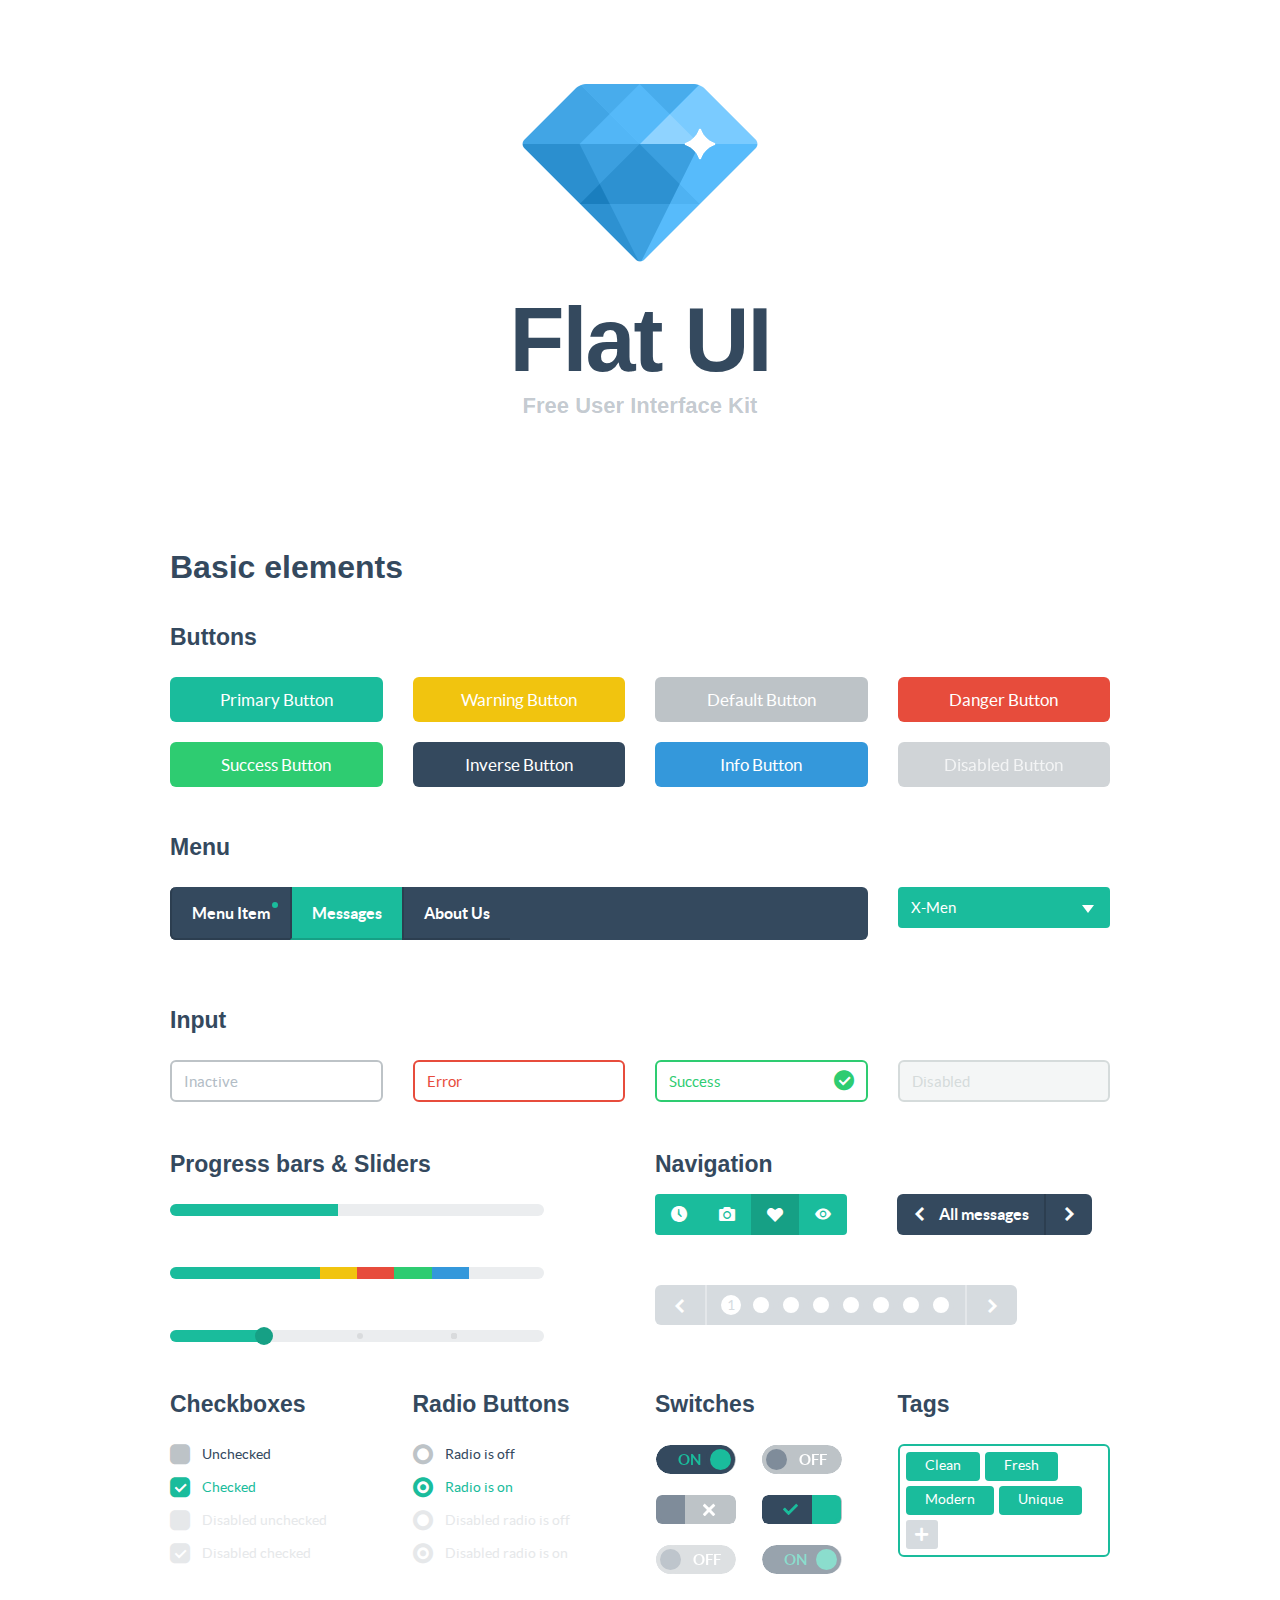
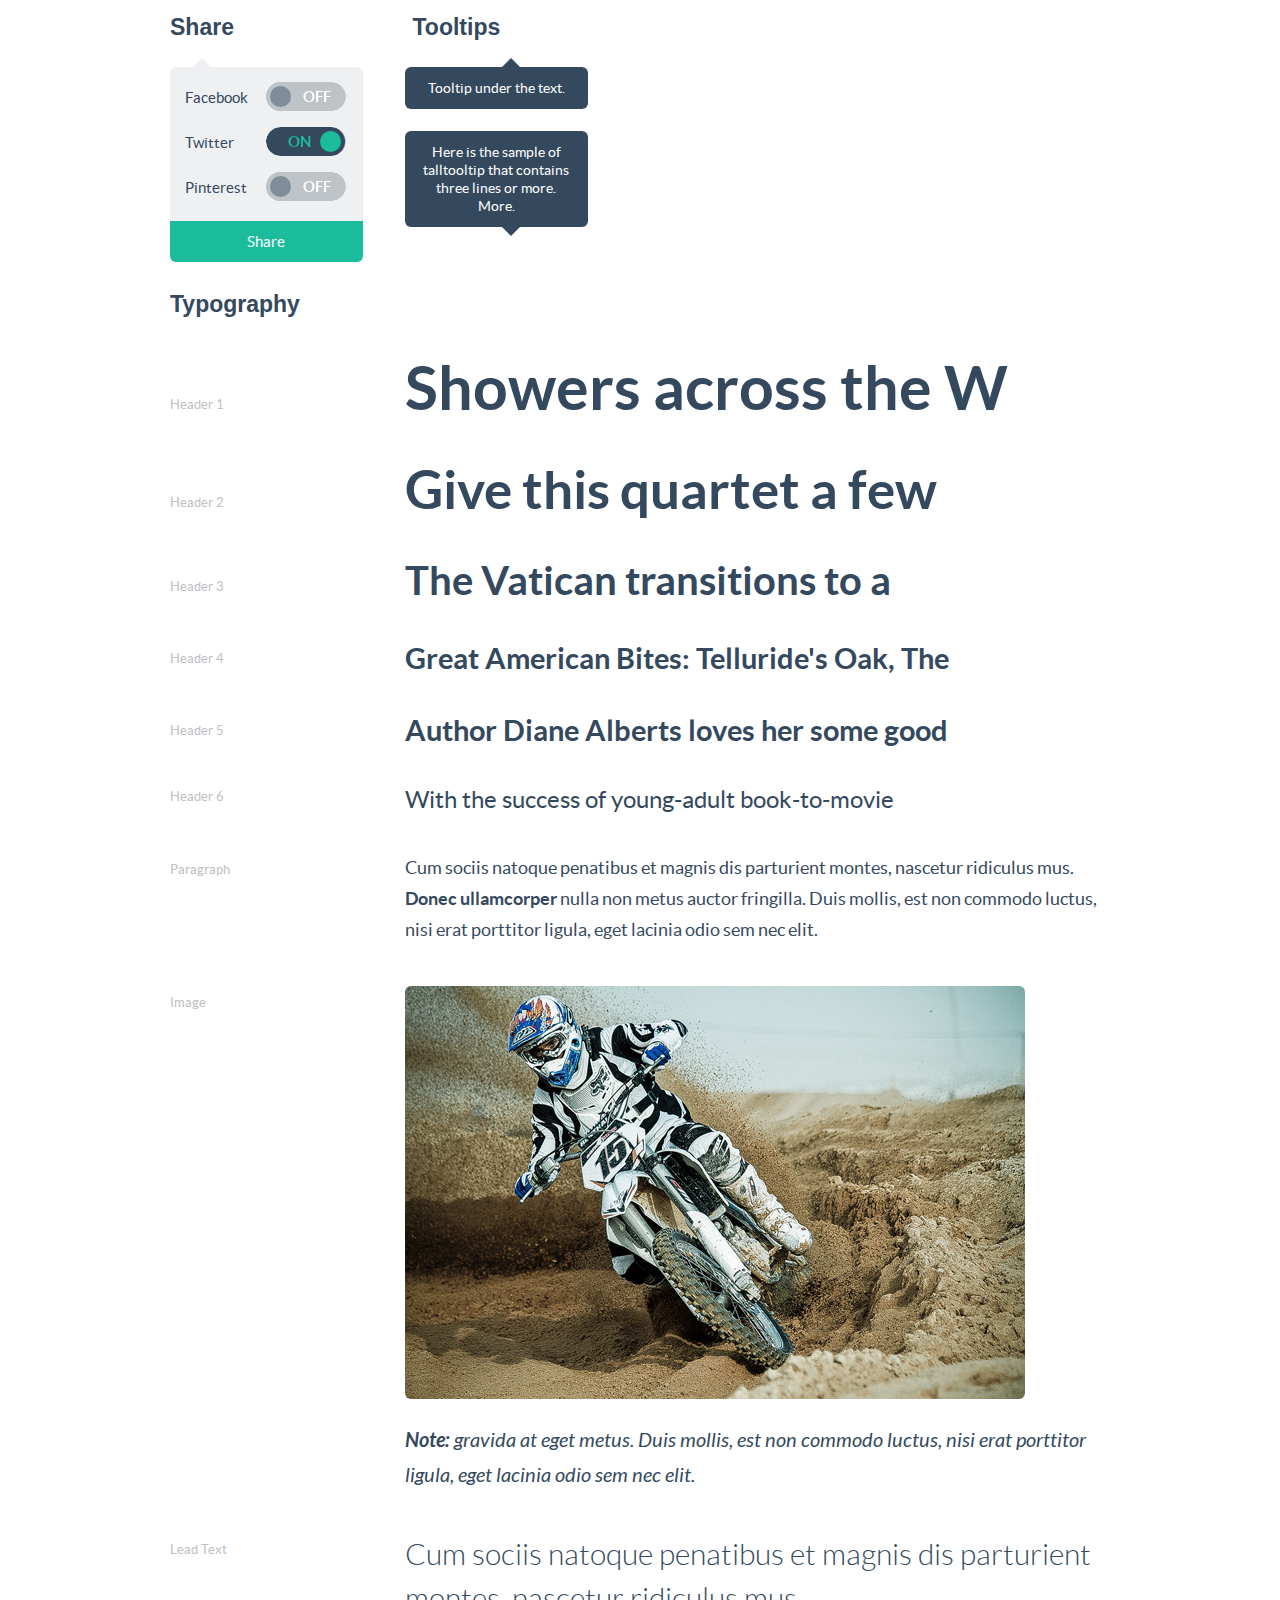
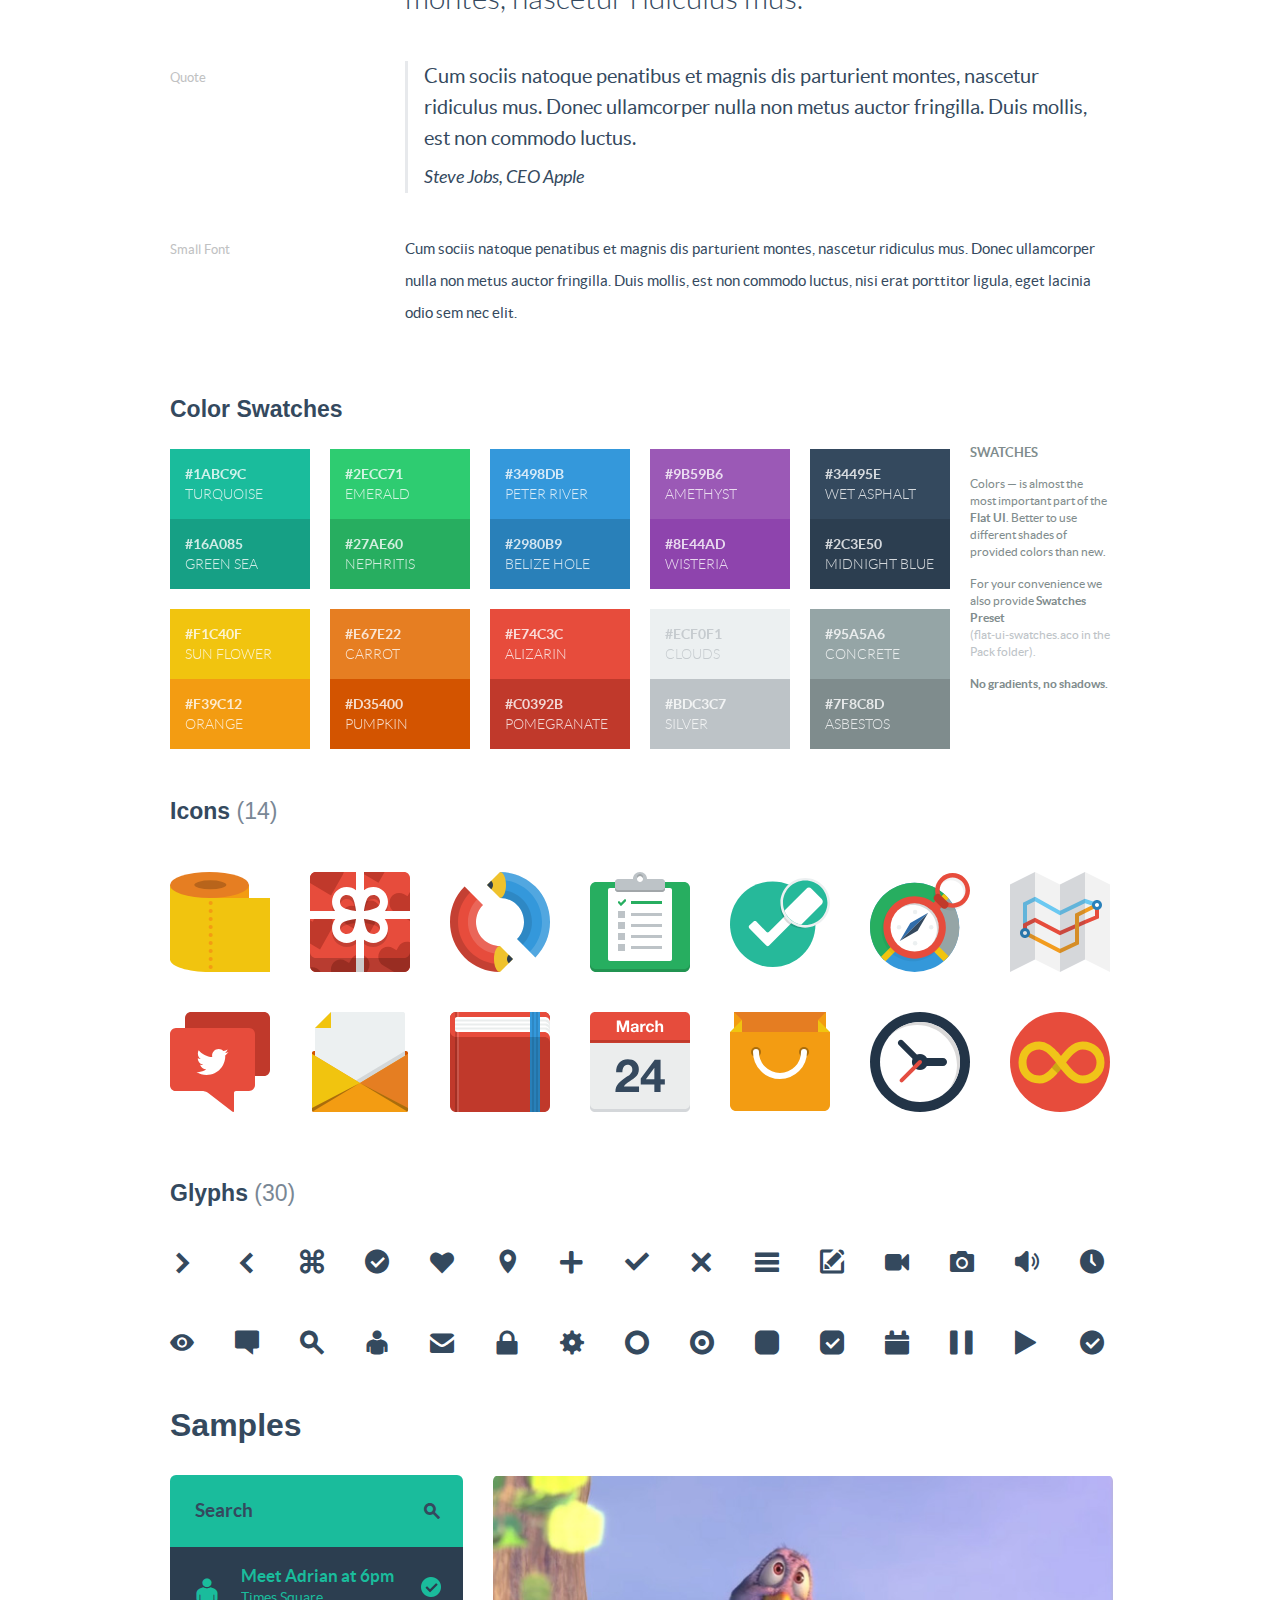
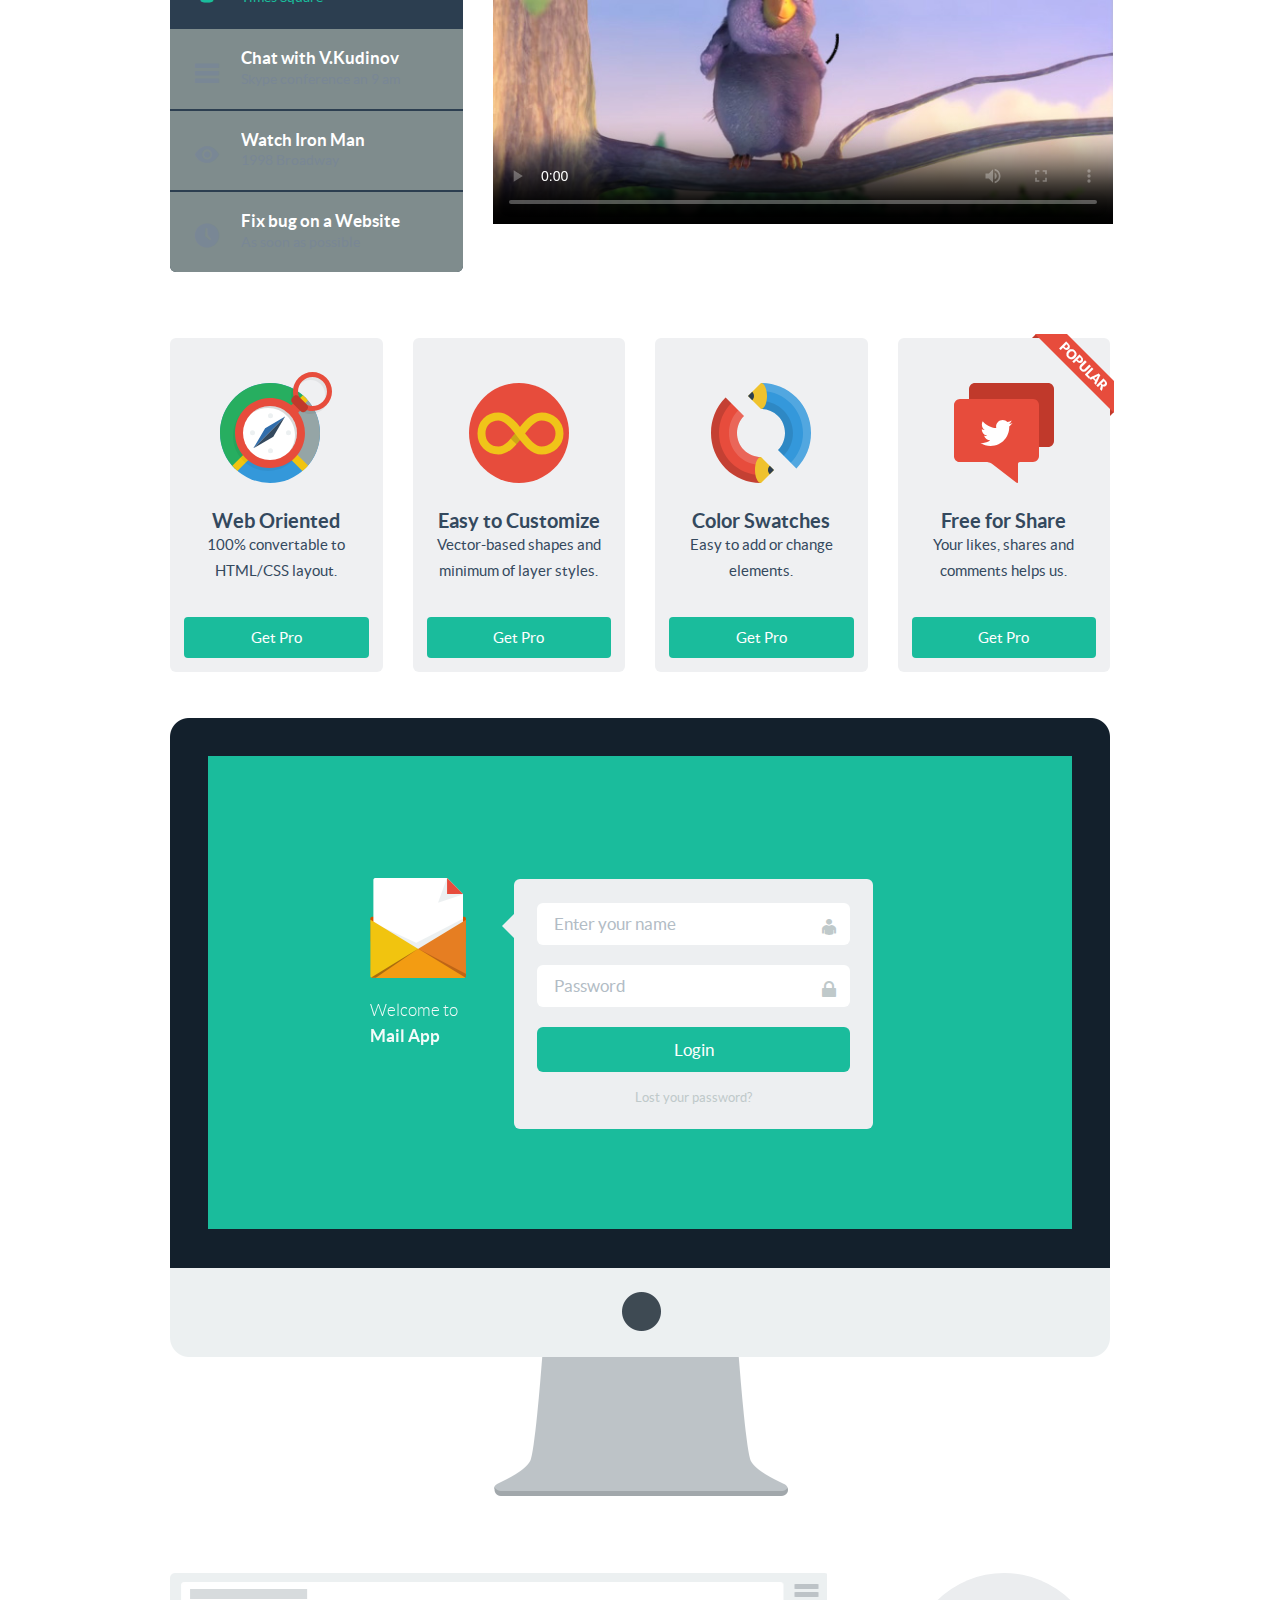
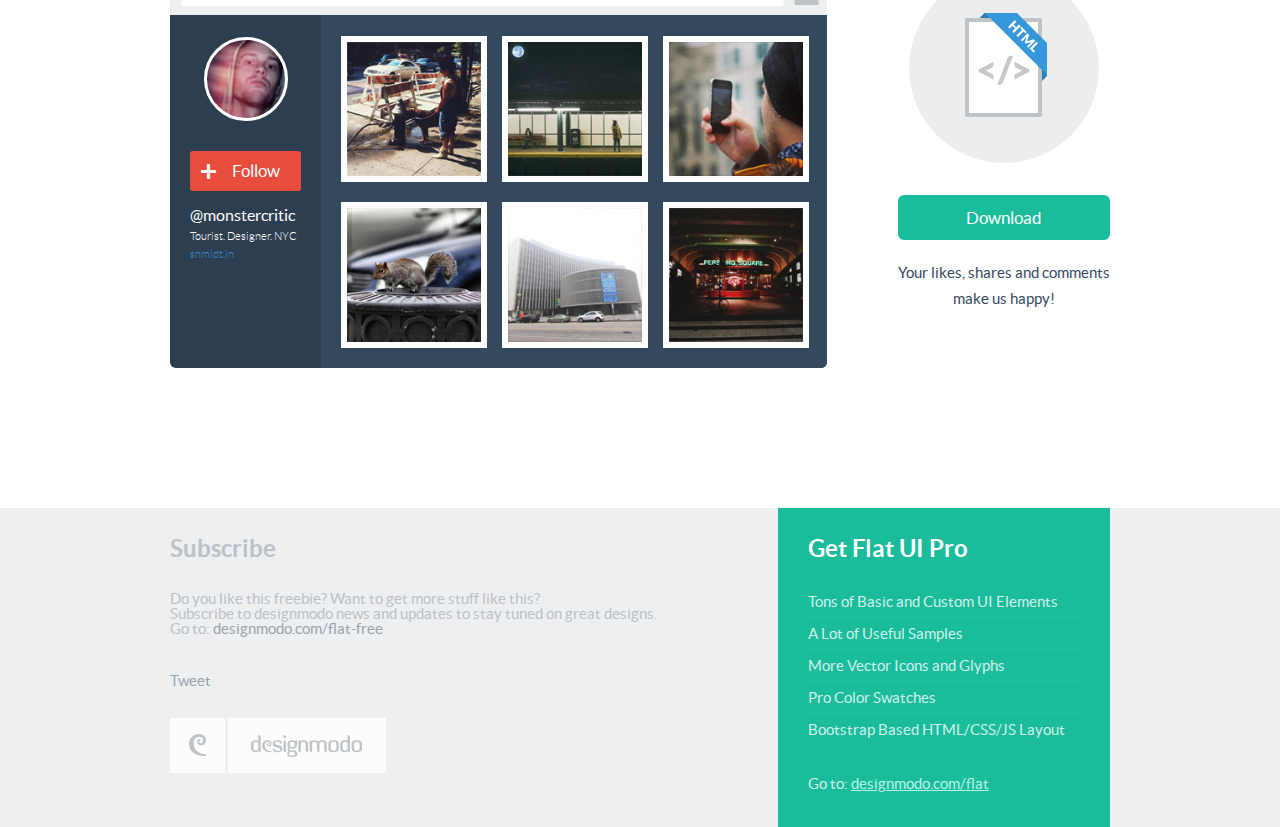
<file: public/Flat-UI-master/index.html>
<!DOCTYPE html>
<html lang="en">
  <head>
    <meta charset="utf-8">
    <title>Flat UI - Free User Interface Kit</title>
    <meta name="viewport" content="width=device-width, initial-scale=1.0">

    <!-- Loading Bootstrap -->
    <link href="bootstrap/css/bootstrap.css" rel="stylesheet">

    <!-- Loading Flat UI -->
    <link href="css/flat-ui.css" rel="stylesheet">
    <link href="css/demo.css" rel="stylesheet">

    <link rel="shortcut icon" href="images/favicon.ico">

    <!-- HTML5 shim, for IE6-8 support of HTML5 elements. All other JS at the end of file. -->
    <!--[if lt IE 9]>
      <script src="js/html5shiv.js"></script>
    <![endif]-->
  </head>
  <body>
    <div class="container">
      <div class="demo-headline">
        <h1 class="demo-logo">
          <div class="logo"></div>
          Flat UI
          <small>Free User Interface Kit</small>
        </h1>
      </div> <!-- /demo-headline -->

      <h1 class="demo-section-title">Basic elements</h1>
      <h3 class="demo-panel-title">Buttons</h3>

      <div class="row demo-row">
        <div class="col-md-3">
          <a href="#fakelink" class="btn btn-block btn-lg btn-primary">Primary Button</a>
        </div>
        <div class="col-md-3">
          <a href="#fakelink" class="btn btn-block btn-lg btn-warning">Warning Button</a>
        </div>
        <div class="col-md-3">
          <a href="#fakelink" class="btn btn-block btn-lg btn-default">Default Button</a>
        </div>
        <div class="col-md-3">
          <a href="#fakelink" class="btn btn-block btn-lg btn-danger">Danger Button</a>
        </div>
      </div> <!-- /row -->

      <div class="row demo-row">
        <div class="col-md-3">
          <a href="#fakelink" class="btn btn-block btn-lg btn-success">Success Button</a>
        </div>
        <div class="col-md-3">
          <a href="#fakelink" class="btn btn-block btn-lg btn-inverse">Inverse Button</a>
        </div>
        <div class="col-md-3">
          <a href="#fakelink" class="btn btn-block btn-lg btn-info">Info Button</a>
        </div>
        <div class="col-md-3">
          <a href="#fakelink" class="btn btn-block btn-lg btn-default disabled">Disabled Button</a>
        </div>
      </div> <!-- /row -->

      <h3 class="demo-panel-title">Menu</h3>
      <div class="row demo-row">
        <div class="col-md-9">
          <div class="navbar navbar-inverse">
          	<div class="navbar-header">
	          	<button type="button" class="btn btn-navbar" data-toggle="collapse" data-target=".navbar-collapse-01"></button>
          	</div>            
            <div class="navbar-collapse collapse navbar-collapse-01">
              <ul class="nav navbar-nav navbar-left">
                <li>
                  <a href="#fakelink">
                    Menu Item
                    <span class="navbar-unread">1</span>
                  </a>
                </li>
                <li class="active">
                  <a href="#fakelink">
                    Messages
                    <span class="navbar-unread">1</span>
                  </a>
                  <ul>
                    <li><a href="#fakelink">Element One</a></li>
                    <li>
                      <a href="#fakelink">Sub menu</a>
                      <ul>
                        <li><a href="#fakelink">Element One</a></li>
                        <li><a href="#fakelink">Element Two</a></li>
                        <li><a href="#fakelink">Element Three</a></li>
                      </ul> <!-- /Sub menu -->
                    </li>
                    <li><a href="#fakelink">Element Three</a></li>
                  </ul> <!-- /Sub menu -->
                </li>
                <li>
                  <a href="#fakelink">
                    About Us
                  </a>
                </li>
              </ul>
            </div><!--/.nav -->
          </div>
        </div>
        <div class="col-md-3">
          <select name="herolist" value="X-Men" class="select-block">
            <option value="0">Choose hero</option>
            <option value="1">Spider Man</option>
            <option value="2">Wolverine</option>
            <option value="3">Captain America</option>
            <option value="X-Men" selected="selected">X-Men</option>
            <option value="Crocodile">Crocodile</option>
          </select>
        </div>
      </div> <!-- /row -->

      <h3 class="demo-panel-title">Input</h3>
      <div class="row">
        <div class="col-md-3">
        	<div class="form-group">
	        	<input type="text" value="" placeholder="Inactive" class="form-control" />
        	</div>          
        </div>
        <div class="col-md-3">
          <div class="form-group has-error">
            <input type="text" value="Error" class="form-control" />
          </div>
        </div>
        <div class="col-md-3">
          <div class="form-group has-success">
            <input type="text" value="Success" class="form-control" />
            <span class="input-icon fui-check-inverted"></span>
          </div>
        </div>
        <div class="col-md-3">
        	<div class="form-group">
	        	<input type="text" value="Disabled" disabled="disabled" class="form-control" />
        	</div>          
        </div>
      </div> <!-- /row -->

      <div class="row">
        <div class="col-md-5">
          <h3 class="demo-panel-title">Progress bars &amp; Sliders</h3>
          <div class="progress">
            <div class="progress-bar" style="width: 45%;"></div>
          </div>
          <br/>
          <div class="progress">
            <div class="progress-bar" style="width: 40%;"></div>
            <div class="progress-bar progress-bar-warning" style="width: 10%;"></div>
            <div class="progress-bar progress-bar-danger" style="width: 10%;"></div>
            <div class="progress-bar progress-bar-success" style="width: 10%;"></div>
            <div class="progress-bar progress-bar-info" style="width: 10%;"></div>
          </div>
          <br/>
          <div id="slider" class="ui-slider">
            <div class="ui-slider-segment"></div>
            <div class="ui-slider-segment"></div>
            <div class="ui-slider-segment"></div>
          </div>
        </div> <!-- /sliders -->

        <div class="col-md-6 col-md-offset-1">
          <h3 class="demo-panel-title">Navigation</h3>
          <div class="row demo-navigation">
            <div class="col-md-6">
              <div class="btn-toolbar">
                <div class="btn-group">
                  <a class="btn btn-primary" href="#fakelink"><span class="fui-time"></span></a>
                  <a class="btn btn-primary" href="#fakelink"><span class="fui-photo"></span></a>
                  <a class="btn btn-primary active" href="#fakelink"><span class="fui-heart"></span></a>
                  <a class="btn btn-primary" href="#fakelink"><span class="fui-eye"></span></a>
                </div>
              </div> <!-- /toolbar -->
            </div>
            <div class="col-md-6 demo-pager">
              <ul class="pager">
                <li class="previous">
                  <a href="#fakelink">
                    <span class="fui-arrow-left"></span>
                    <span>All messages</span>
                  </a>
                </li>
                <li class="next">
                  <a href="#fakelink">
                    <span class="fui-arrow-right"></span>
                  </a>
                </li>
              </ul> <!-- /pager -->
            </div>
          </div> <!-- /demo-navigation -->

          <div class="pagination">
            <ul>
              <li class="previous"><a href="#fakelink" class="fui-arrow-left"></a></li>
              <li class="active"><a href="#fakelink">1</a></li>
              <li><a href="#fakelink">2</a></li>
              <li><a href="#fakelink">3</a></li>
              <li><a href="#fakelink">4</a></li>
              <li><a href="#fakelink">5</a></li>
              <li><a href="#fakelink">6</a></li>
              <li><a href="#fakelink">7</a></li>
              <li><a href="#fakelink">8</a></li>
              <li class="next"><a href="#fakelink" class="fui-arrow-right"></a></li>
            </ul>
          </div> <!-- /pagination -->
        </div> <!-- /navigation -->
      </div> <!-- /row -->

      <div class="row">
        <div class="col-md-3">
          <h3 class="demo-panel-title">Checkboxes</h3>
          <label class="checkbox" for="checkbox1">
            <input type="checkbox" value="" id="checkbox1" data-toggle="checkbox">
            Unchecked
          </label>
          <label class="checkbox" for="checkbox2">
            <input type="checkbox" checked="checked" value="" id="checkbox2" data-toggle="checkbox" checked="">
            Checked
          </label>
          <label class="checkbox" for="checkbox3">
            <input type="checkbox" value="" id="checkbox3" data-toggle="checkbox" disabled="">
            Disabled unchecked
          </label>
          <label class="checkbox" for="checkbox4">
            <input type="checkbox" checked="checked" value="" id="checkbox4" data-toggle="checkbox" disabled="" checked="">
            Disabled checked
          </label>
        </div> <!-- /checkboxes col-md-3 -->

        <div class="col-md-3">
          <h3 class="demo-panel-title">Radio Buttons</h3>
          <label class="radio">
            <input type="radio" name="optionsRadios" id="optionsRadios1" value="option1" data-toggle="radio">
            Radio is off
          </label>
          <label class="radio">
            <input type="radio" name="optionsRadios" id="optionsRadios2" value="option1" data-toggle="radio" checked="">
            Radio is on
          </label>

          <label class="radio">
            <input type="radio" name="optionsRadiosDisabled" id="optionsRadios3" value="option2" data-toggle="radio" disabled="">
            Disabled radio is off
          </label>
          <label class="radio">
            <input type="radio" name="optionsRadiosDisabled" id="optionsRadios4" value="option2" data-toggle="radio" checked="" disabled="">
            Disabled radio is on
          </label>
        </div> <!-- /radios col-md-3 -->

        <div class="col-md-3">
          <h3 class="demo-panel-title">Switches</h3>

          <table width="100%">
            <tr>
              <td width="50%" class="pbm">
                <input type="checkbox" checked="" data-toggle="switch" />
              </td>

              <td class="pbm">
                <input type="checkbox" data-toggle="switch" />
              </td>
            </tr>
            <tr>
              <td class="pbm">
                <div class="switch switch-square" data-on-label="<i class='fui-check'></i>" data-off-label="<i class='fui-cross'></i>">
		              <input type="checkbox" />
		            </div>
              </td>

              <td class="pbm">
                <div class="switch switch-square" data-on-label="<i class='fui-check'></i>" data-off-label="<i class='fui-cross'></i>">
		              <input type="checkbox" checked />
		            </div>
              </td>
            </tr>
            <tr>
              <td>
                <input type="checkbox" disabled data-toggle="switch" />
              </td>

              <td>
                <input type="checkbox" checked disabled data-toggle="switch" />
              </td>
            </tr>
          </table>
        </div> <!-- /toggles col-md-3 -->

        <div class="col-md-3">
          <h3 class="demo-panel-title">Tags</h3>
          <input name="tagsinput" id="tagsinput" class="tagsinput" value="Clean,Fresh,Modern,Unique" />
        </div>
      </div> <!-- /row -->

      <div class="row">
        <div class="col-md-3">
          <h3 class="demo-panel-title">Share</h3>
          <div class="share mrl">
            <ul>
              <li>
                <label class="share-label" for="share-toggle2">Facebook</label>
                <input type="checkbox" data-toggle="switch" />
              </li>
              <li>
                <label class="share-label" for="share-toggle4">Twitter</label>
                <input type="checkbox" checked="" data-toggle="switch" />
              </li>
              <li>
                <label class="share-label" for="share-toggle6">Pinterest</label>
                <input type="checkbox" data-toggle="switch" />
              </li>
            </ul>
            <a href="#" class="btn btn-primary btn-block btn-large">Share</a>
          </div> <!-- /share -->
        </div>

        <div class="col-md-3">
          <div class="demo-tooltips">
            <h3 class="demo-panel-title">Tooltips</h3>
            <p align="center" data-toggle="tooltip" data-placement="bottom" title="Tooltip under the text."></p>
            <p align="center" data-toggle="tooltip" title="Here is the sample of talltooltip that contains three lines or more. More."></p>
          </div>
        </div> <!-- /col-md-3 with tooltips -->
      </div> <!-- /row -->
      
      <div class="demo-row typography-row">
      	<div class="demo-title">
      		<h3 class="demo-panel-title">Typography</h3>
      	</div>
      	<div class="demo-content">      		
      		<div class="demo-type-example">
	      		<h1><span class="demo-heading-note">Header 1</span>Showers across the W</h1>
      		</div>
      		<div class="demo-type-example">
	      		<h2><span class="demo-heading-note">Header 2</span>Give this quartet a few</h2>
      		</div>
      		<div class="demo-type-example">
	      		<h3><span class="demo-heading-note">Header 3</span>The Vatican transitions to a</h3>
      		</div>
      		<div class="demo-type-example">
	      		<h4><span class="demo-heading-note">Header 4</span>Great American Bites: Telluride's Oak, The</h4>
      		</div>
      		<div class="demo-type-example">
	      		<h5><span class="demo-heading-note">Header 5</span>Author Diane Alberts loves her some good</h5>
      		</div>
      		<div class="demo-type-example">
	      		<h6><span class="demo-heading-note">Header 6</span>With the success of young-adult book-to-movie</h6>
      		</div>
      		<div class="demo-type-example">
	      		<span class="demo-text-note">Paragraph</span>
	          <p>Cum sociis natoque penatibus et magnis dis parturient montes, nascetur ridiculus mus. <strong>Donec ullamcorper</strong> nulla non metus auctor fringilla. Duis mollis, est non commodo luctus, nisi erat porttitor ligula, eget lacinia odio sem nec elit.</p>
      		</div>
      		<div class="demo-type-example">
	      		<span class="demo-text-note">Image</span>
	          <img src="images/exaple-image.jpg" alt="exaple-image" class="img-rounded img-responsive">
	          <p class="img-comment"><strong>Note:</strong> gravida at eget metus. Duis mollis, est non commodo luctus, nisi erat porttitor ligula, eget lacinia odio sem nec elit.</p>
      		</div>
      		<div class="demo-type-example">
	      		<span class="demo-text-note">Lead Text</span>
						<p class="lead">Cum sociis natoque penatibus et magnis dis parturient montes, nascetur ridiculus mus.</p>
      		</div>
      		<div class="demo-type-example">
	      		<span class="demo-text-note">Quote</span>
	          <blockquote>
	            <p>Cum sociis natoque penatibus et magnis dis parturient montes, nascetur ridiculus mus. Donec ullamcorper nulla non metus auctor fringilla. Duis mollis, est non commodo luctus.</p>
	            <small>Steve Jobs, CEO Apple</small>
	          </blockquote>
      		</div>
      		<div class="demo-type-example">
	      		<span class="demo-text-note">Small Font</span>
	          <p><small>Cum sociis natoque penatibus et magnis dis parturient montes, nascetur ridiculus mus. Donec ullamcorper nulla non metus auctor fringilla. Duis mollis, est non commodo luctus, nisi erat porttitor ligula, eget lacinia odio sem nec elit.</small></p>
      		</div>
      	</div><!-- /.demo-content-wide -->
      </div><!-- /.demo-row -->

      <h3 class="demo-panel-title">Color Swatches</h3>
      <div class="row demo-swatches-row">
	      <div class="swatches-col">
		      <div class="pallete-item">
			      <dl class="palette palette-turquoise">
                <dt>#1abc9c</dt>
                <dd>Turquoise</dd>
              </dl>
              <dl class="palette palette-green-sea">
                <dt>#16a085</dt>
                <dd>Green sea</dd>
              </dl>
		      </div>
		      <div class="pallete-item">
			      <dl class="palette palette-emerald">
              <dt>#2ecc71</dt>
              <dd>Emerald</dd>
            </dl>
            <dl class="palette palette-nephritis">
              <dt>#27ae60</dt>
              <dd>Nephritis</dd>
            </dl>
		      </div>
		      <div class="pallete-item">
			      <dl class="palette palette-peter-river">
              <dt>#3498db</dt>
              <dd>Peter river</dd>
            </dl>
            <dl class="palette palette-belize-hole">
              <dt>#2980b9</dt>
              <dd>Belize hole</dd>
            </dl>
		      </div>
		      <div class="pallete-item">
			      <dl class="palette palette-amethyst">
              <dt>#9b59b6</dt>
              <dd>Amethyst</dd>
            </dl>
            <dl class="palette palette-wisteria">
              <dt>#8e44ad</dt>
              <dd>Wisteria</dd>
            </dl>
		      </div>
		      <div class="pallete-item">
			      <dl class="palette palette-wet-asphalt">
              <dt>#34495e</dt>
              <dd>Wet asphalt</dd>
            </dl>
            <dl class="palette palette-midnight-blue">
              <dt>#2c3e50</dt>
              <dd>Midnight blue</dd>
            </dl>
		      </div>
		      <div class="pallete-item">
			      <dl class="palette palette-sun-flower">
              <dt>#f1c40f</dt>
              <dd>Sun flower</dd>
            </dl>
            <dl class="palette palette-orange">
              <dt>#f39c12</dt>
              <dd>Orange</dd>
            </dl>
		      </div>
		      <div class="pallete-item">
			      <dl class="palette palette-carrot">
              <dt>#e67e22</dt>
              <dd>Carrot</dd>
            </dl>
            <dl class="palette palette-pumpkin">
              <dt>#d35400</dt>
              <dd>Pumpkin</dd>
            </dl>
		      </div>
		      <div class="pallete-item">
			      <dl class="palette palette-alizarin">
              <dt>#e74c3c</dt>
              <dd>Alizarin</dd>
            </dl>
            <dl class="palette palette-pomegranate">
              <dt>#c0392b</dt>
              <dd>Pomegranate</dd>
            </dl>
		      </div>
		      <div class="pallete-item">
			      <dl class="palette palette-clouds">
              <dt>#ecf0f1</dt>
              <dd>Clouds</dd>
            </dl>
            <dl class="palette palette-silver">
              <dt>#bdc3c7</dt>
              <dd>Silver</dd>
            </dl>
		      </div>
		      <div class="pallete-item">
			      <dl class="palette palette-concrete">
              <dt>#95a5a6</dt>
              <dd>Concrete</dd>
            </dl>
            <dl class="palette palette-asbestos">
              <dt>#7f8c8d</dt>
              <dd>Asbestos</dd>
            </dl>
		      </div>
	      </div> <!-- /swatches items -->
	      <div class="swatches-desc-col">
		      <h6 class="palette-headline">SWATCHES</h6>
          <p class="palette-paragraph">
            Colors &mdash; is almost the most important part of the <strong>Flat UI</strong>. Better to use different shades of provided colors than new.
          </p>
          <p class="palette-paragraph">
            For your convenience we also provide <strong>Swatches Preset</strong> <span>(flat&#8209;ui&#8209;swatches.aco in the Pack folder).</span>
          </p>
          <p class="palette-paragraph">
            <strong>No gradients, no shadows.</strong>
          </p>
	      </div> <!-- /swatches desc -->
      </div> <!-- /swatches row -->

      <h3 class="demo-panel-title">Icons <small>(14)</small></h3>
      <div class="demo-illustrations">
        <div class="demo-content">
          <div><img src="images/icons/svg/toilet-paper.svg" alt="Toilet-Paper"></div>          
          <div><img src="images/icons/svg/gift-box.svg" alt="Gift-Box"></div>
          <div><img src="images/icons/svg/pencils.svg" alt="Pensils"></div>
          <div><img src="images/icons/svg/clipboard.svg" alt="Clipboard"></div>
          <div><img src="images/icons/svg/retina.svg" alt="Retina"></div>
          <div><img src="images/icons/svg/compas.svg" alt="Compas"></div>
          <div><img src="images/icons/svg/map.svg" alt="Map"></div>
          <div><img src="images/icons/svg/chat.svg" alt="Chat"></div>
          <div><img src="images/icons/svg/mail.svg" alt="Mail"></div>
          <div><img src="images/icons/svg/book.svg" alt="Book"></div>
          <div><img src="images/icons/svg/calendar.svg" alt="Calendar"></div>
          <div><img src="images/icons/svg/paper-bag.svg" alt="Pocket"></div>
          <div><img src="images/icons/svg/clocks.svg" alt="Watches"></div>
          <div><img src="images/icons/svg/loop.svg" alt="Infinity-Loop"></div>
        </div>
      </div>


      <h3 class="demo-panel-title">Glyphs <small>(30)</small></h3>
      <div class="demo-icons">        
        <div class="demo-content">
          <span class="fui-arrow-right"></span>
          <span class="fui-arrow-left"></span>
          <span class="fui-cmd"></span>
          <span class="fui-check-inverted"></span>
          <span class="fui-heart"></span>
          <span class="fui-location"></span>
          <span class="fui-plus"></span>
          <span class="fui-check"></span>
          <span class="fui-cross"></span>
          <span class="fui-list"></span>
          <span class="fui-new"></span>
          <span class="fui-video"></span>
          <span class="fui-photo"></span>
          <span class="fui-volume"></span>
          <span class="fui-time"></span>
          <span class="fui-eye"></span>
          <span class="fui-chat"></span>
          <span class="fui-search"></span>
          <span class="fui-user"></span>
          <span class="fui-mail"></span>
          <span class="fui-lock"></span>
          <span class="fui-gear"></span>
          <span class="fui-radio-unchecked"></span>
          <span class="fui-radio-checked"></span>
          <span class="fui-checkbox-unchecked"></span>
          <span class="fui-checkbox-checked"></span>
          <span class="fui-calendar-solid"></span>
          <span class="fui-pause"></span>
          <span class="fui-play"></span>
          <span class="fui-check-inverted-2"></span>
        </div>
      </div> <!-- /icon font row -->

      <h1 class="demo-section-title mbl pbl">Samples</h1>
      <div class="row demo-samples">
        <div class="col-md-4">
          <div class="todo">
            <div class="todo-search">
              <input class="todo-search-field" type="search" value="" placeholder="Search" />
            </div>
            <ul>
              <li class="todo-done">
                <div class="todo-icon fui-user"></div>
                <div class="todo-content">
                  <h4 class="todo-name">
                    Meet <strong>Adrian</strong> at <strong>6pm</strong>
                  </h4>
                  Times Square
                </div>
              </li>
              <li>
                <div class="todo-icon fui-list"></div>
                <div class="todo-content">
                  <h4 class="todo-name">
                    Chat with <strong>V.Kudinov</strong>
                  </h4>
                  Skype conference an 9 am
                </div>
              </li>
              <li>
                <div class="todo-icon fui-eye"></div>
                <div class="todo-content">
                  <h4 class="todo-name">
                    Watch <strong>Iron Man</strong>
                  </h4>
                  1998 Broadway
                </div>
              </li>
              <li>
                <div class="todo-icon fui-time"></div>
                <div class="todo-content">
                  <h4 class="todo-name">
                    Fix bug on a <strong>Website</strong>
                  </h4>
                  As soon as possible
                </div>
              </li>
            </ul>
          </div>
        </div> <!-- /todo list -->

        <div class="col-md-8 demo-video">
          <!--[if !IE]> -->
            <video class="video-js" controls preload="auto" width="620" height="349" poster="images/video/poster.jpg" data-setup="{}">
              <source src="http://iurevych.github.com/Flat-UI-videos/big_buck_bunny.mp4" type="video/mp4">
              <source src="http://iurevych.github.com/Flat-UI-videos/big_buck_bunny.webm" type="video/webm">
            </video>
          <!-- <![endif]-->

          <!--[if IE]>
            <video class="video-js" controls preload="auto" width="620" height="256" poster="http://video-js.zencoder.com/oceans-clip.jpg" data-setup="{}">
              <source src="http://video-js.zencoder.com/oceans-clip.mp4" type='video/mp4'/>
              <source src="http://video-js.zencoder.com/oceans-clip.webm" type='video/webm'/>
            </video>
          <![endif]-->
        </div> <!-- /video -->
      </div>

      <div class="row demo-tiles">
        <div class="col-md-3">
          <div class="tile">
            <img src="images/icons/svg/compas.svg" alt="Compas" class="tile-image big-illustration">
            <h3 class="tile-title">Web Oriented</h3>
            <p>100% convertable to HTML/CSS layout.</p>
            <a class="btn btn-primary btn-large btn-block" href="http://designmodo.com/flat">Get Pro</a>
          </div>
        </div>

        <div class="col-md-3">
          <div class="tile">
            <img src="images/icons/svg/loop.svg" alt="Infinity-Loop" class="tile-image">
            <h3 class="tile-title">Easy to Customize</h3>
            <p>Vector-based shapes and minimum of layer styles.</p>
            <a class="btn btn-primary btn-large btn-block" href="http://designmodo.com/flat">Get Pro</a>
          </div>
        </div>

        <div class="col-md-3">
          <div class="tile">
            <img src="images/icons/svg/pencils.svg" alt="Pensils" class="tile-image">
            <h3 class="tile-title">Color Swatches</h3>
            <p>Easy to add or change elements. </p>
            <a class="btn btn-primary btn-large btn-block" href="http://designmodo.com/flat">Get Pro</a>
          </div>
        </div>

        <div class="col-md-3">
          <div class="tile tile-hot">
            <img src="images/icons/svg/chat.svg" alt="Chat" class="tile-image">
            <h3 class="tile-title">Free for Share</h3>
            <p>Your likes, shares and comments helps us.</p>
            <a class="btn btn-primary btn-large btn-block" href="http://designmodo.com/flat">Get Pro</a>
          </div>

        </div>
      </div> <!-- /tiles -->

      <div class="login">
        <div class="login-screen">
          <div class="login-icon">
            <img src="images/login/icon.png" alt="Welcome to Mail App" />
            <h4>Welcome to <small>Mail App</small></h4>
          </div>

          <div class="login-form">
            <div class="form-group">
              <input type="text" class="form-control login-field" value="" placeholder="Enter your name" id="login-name" />
              <label class="login-field-icon fui-user" for="login-name"></label>
            </div>

            <div class="form-group">
              <input type="password" class="form-control login-field" value="" placeholder="Password" id="login-pass" />
              <label class="login-field-icon fui-lock" for="login-pass"></label>
            </div>

            <a class="btn btn-primary btn-lg btn-block" href="#">Login</a>
            <a class="login-link" href="#">Lost your password?</a>
          </div>
        </div>
      </div>

      <div class="row">
        <div class="col-md-9">
          <div class="demo-browser">
            <div class="demo-browser-side">
              <div class="demo-browser-author"></div>
              <div class="demo-browser-action">
                <a class="btn btn-danger btn-lg btn-block" href="http://twitter.com/monstercritic" target="_blank">
                  Follow
                </a>
              </div>
              <h5>@monstercritic</h5>
              <h6>
                Tourist. Designer. NYC
                <a href="http://shmidt.in" target="_blank">shmidt.in</a>
              </h6>
            </div>
            <div class="demo-browser-content">
              <img src="images/demo/browser-pic-1.jpg" alt="" />
              <img src="images/demo/browser-pic-2.jpg" alt="" />
              <img src="images/demo/browser-pic-3.jpg" alt="" />
              <img src="images/demo/browser-pic-4.jpg" alt="" />
              <img src="images/demo/browser-pic-5.jpg" alt="" />
              <img src="images/demo/browser-pic-6.jpg" alt="" />
            </div>
          </div>
        </div>

        <div class="col-md-3">
          <div class="demo-download">
            <img src="images/demo/html-icon.png" src="Free PSD" />
          </div>

          <a href="https://github.com/designmodo/Flat-UI/archive/master.zip" class="btn btn-primary btn-lg btn-block">Download</a>

          <p class="demo-download-text">Your likes, shares and comments make us happy!</p>
        </div>
      </div> <!-- /download area -->

    </div> <!-- /container -->

    <footer>
      <div class="container">
        <div class="row">
          <div class="col-md-7">
            <h3 class="footer-title">Subscribe</h3>
            <p>Do you like this freebie? Want to get more stuff like this?<br/>
              Subscribe to designmodo news and updates to stay tuned on great designs.<br/>
              Go to: <a href="http://designmodo.com/flat-free" target="_blank">designmodo.com/flat-free</a>
            </p>

            <p class="pvl">
              <a href="https://twitter.com/share" class="twitter-share-button" data-url="http://designmodo.com/flat-free/" data-text="Flat UI Free - PSD&amp;amp;HTML User Interface Kit" data-via="designmodo">Tweet</a>
							<script>!function(d,s,id){var js,fjs=d.getElementsByTagName(s)[0],p=/^http:/.test(d.location)?'http':'https';if(!d.getElementById(id)){js=d.createElement(s);js.id=id;js.src=p+'://platform.twitter.com/widgets.js';fjs.parentNode.insertBefore(js,fjs);}}(document, 'script', 'twitter-wjs');</script>
              <iframe src="http://ghbtns.com/github-btn.html?user=designmodo&repo=Flat-UI&type=watch&count=true" height="20" width="107" frameborder="0" scrolling="0" style="width:105px; height: 20px;" allowTransparency="true"></iframe>
              <iframe src="http://ghbtns.com/github-btn.html?user=designmodo&repo=Flat-UI&type=fork&count=true" height="20" width="107" frameborder="0" scrolling="0" style="width:105px; height: 20px;" allowTransparency="true"></iframe>
              <iframe src="http://ghbtns.com/github-btn.html?user=designmodo&type=follow&count=true" height="20" width="195" frameborder="0" scrolling="0" style="width:195px; height: 20px;" allowTransparency="true"></iframe>
            </p>

            <a class="footer-brand" href="http://designmodo.com" target="_blank">
              <img src="images/footer/logo.png" alt="Designmodo.com" />
            </a>
          </div> <!-- /col-md-7 -->

          <div class="col-md-5">
            <div class="footer-banner">
              <h3 class="footer-title">Get Flat UI Pro</h3>
              <ul>
                <li>Tons of Basic and Custom UI Elements</li>
                <li>A Lot of Useful Samples</li>
                <li>More Vector Icons and Glyphs</li>
                <li>Pro Color Swatches</li>
                <li>Bootstrap Based HTML/CSS/JS Layout</li>
              </ul>
              Go to: <a href="http://designmodo.com/flat" target="_blank">designmodo.com/flat</a>
            </div>
          </div>
        </div>
      </div>
    </footer>
    
    <!-- Load JS here for greater good =============================-->
    <script src="js/jquery-1.8.3.min.js"></script>
    <script src="js/jquery-ui-1.10.3.custom.min.js"></script>
    <script src="js/jquery.ui.touch-punch.min.js"></script>
    <script src="js/bootstrap.min.js"></script>
    <script src="js/bootstrap-select.js"></script>
    <script src="js/bootstrap-switch.js"></script>
    <script src="js/flatui-checkbox.js"></script>
    <script src="js/flatui-radio.js"></script>
    <script src="js/jquery.tagsinput.js"></script>
    <script src="js/jquery.placeholder.js"></script>
    <script src="js/jquery.stacktable.js"></script>
    <script src="http://vjs.zencdn.net/4.1/video.js"></script>
    <script src="js/application.js"></script>
  </body>
</html>
</file>
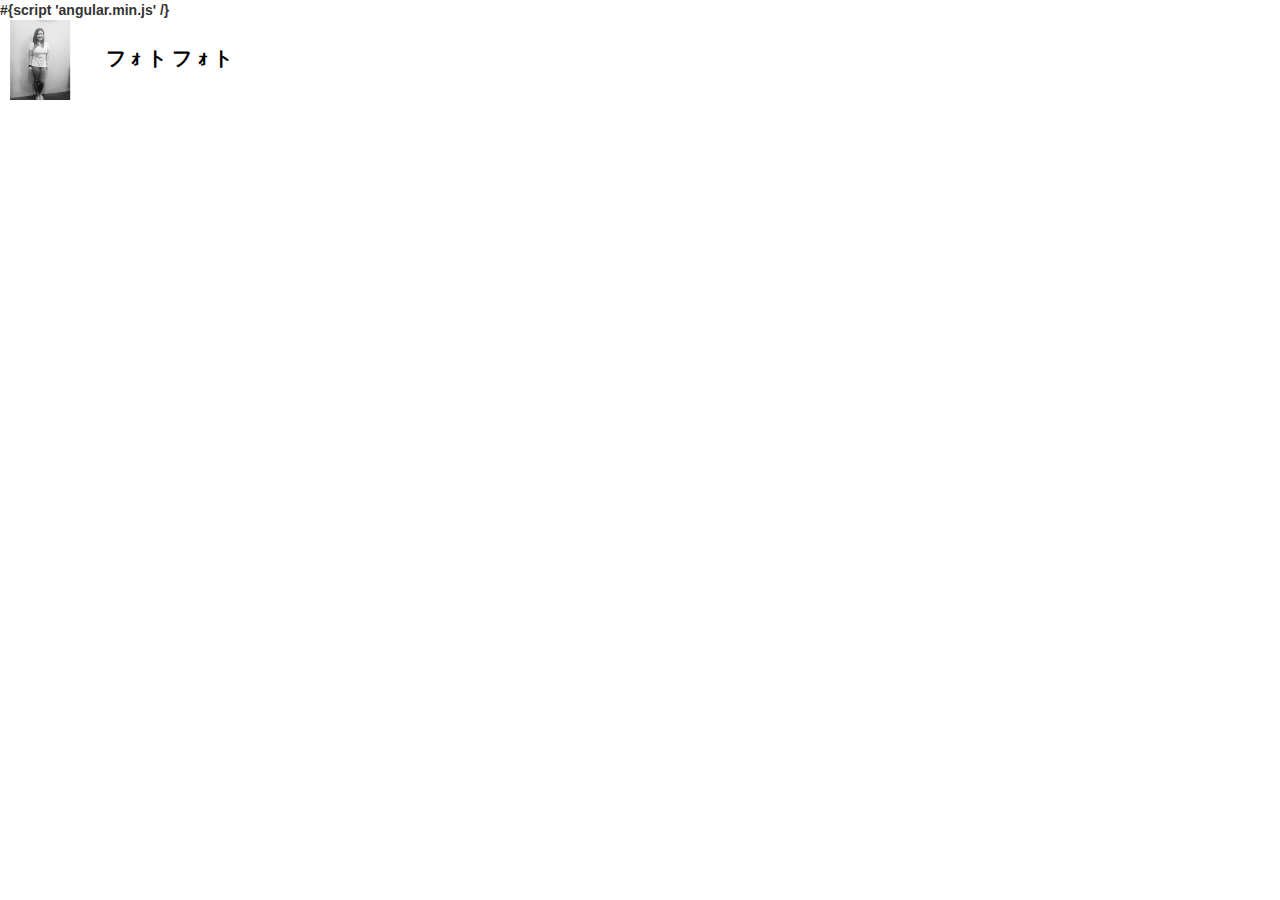
<file: app/views/TestAngularRouting/index.html>
<!DOCTYPE html>
<html>
<head>
    <title>Test Angular Routing</title>
    <link rel="stylesheet" href="/public/stylesheets/bootstrap.min.css">
    <link href='https://fonts.googleapis.com/css?family=Roboto:400,500,300' rel='stylesheet' type='text/css'>
    <link href="/public/stylesheets/Test-Angular-Routing/testangularroute.css" rel="stylesheet" />

    <!-- Include the core AngularJS library -->
    #{script 'angular.min.js' /}

    <!-- Include the AngularJS routing library -->
    <script src="https://code.angularjs.org/1.2.28/angular-route.min.js"></script>
</head>
<body ng-app="GalleryApp">

<div class="header">
    <div ng-view></div>
    <div class="container">
        <a href="/#/">
            <img src="/public/images/resume_prof_pic.ico" width="80" height="80"> &#12501; &#65387; &#12488; &#12501; &#65387; &#12488;
        </a>
    </div>
</div>



<!-- Modules -->
<script src="/public/javascripts/TestAngularRouting/js/app.js"></script>

<!-- Controllers -->
<script src="/public/javascripts/TestAngularRouting/js/controllers/HomeController.js"></script>
<script src="/public/javascripts/TestAngularRouting/js/controllers/PhotoController.js"></script>

<!-- Services -->
<script src="/public/javascripts/TestAngularRouting/js/services/photos.js"></script>

</body>
</html>
</file>
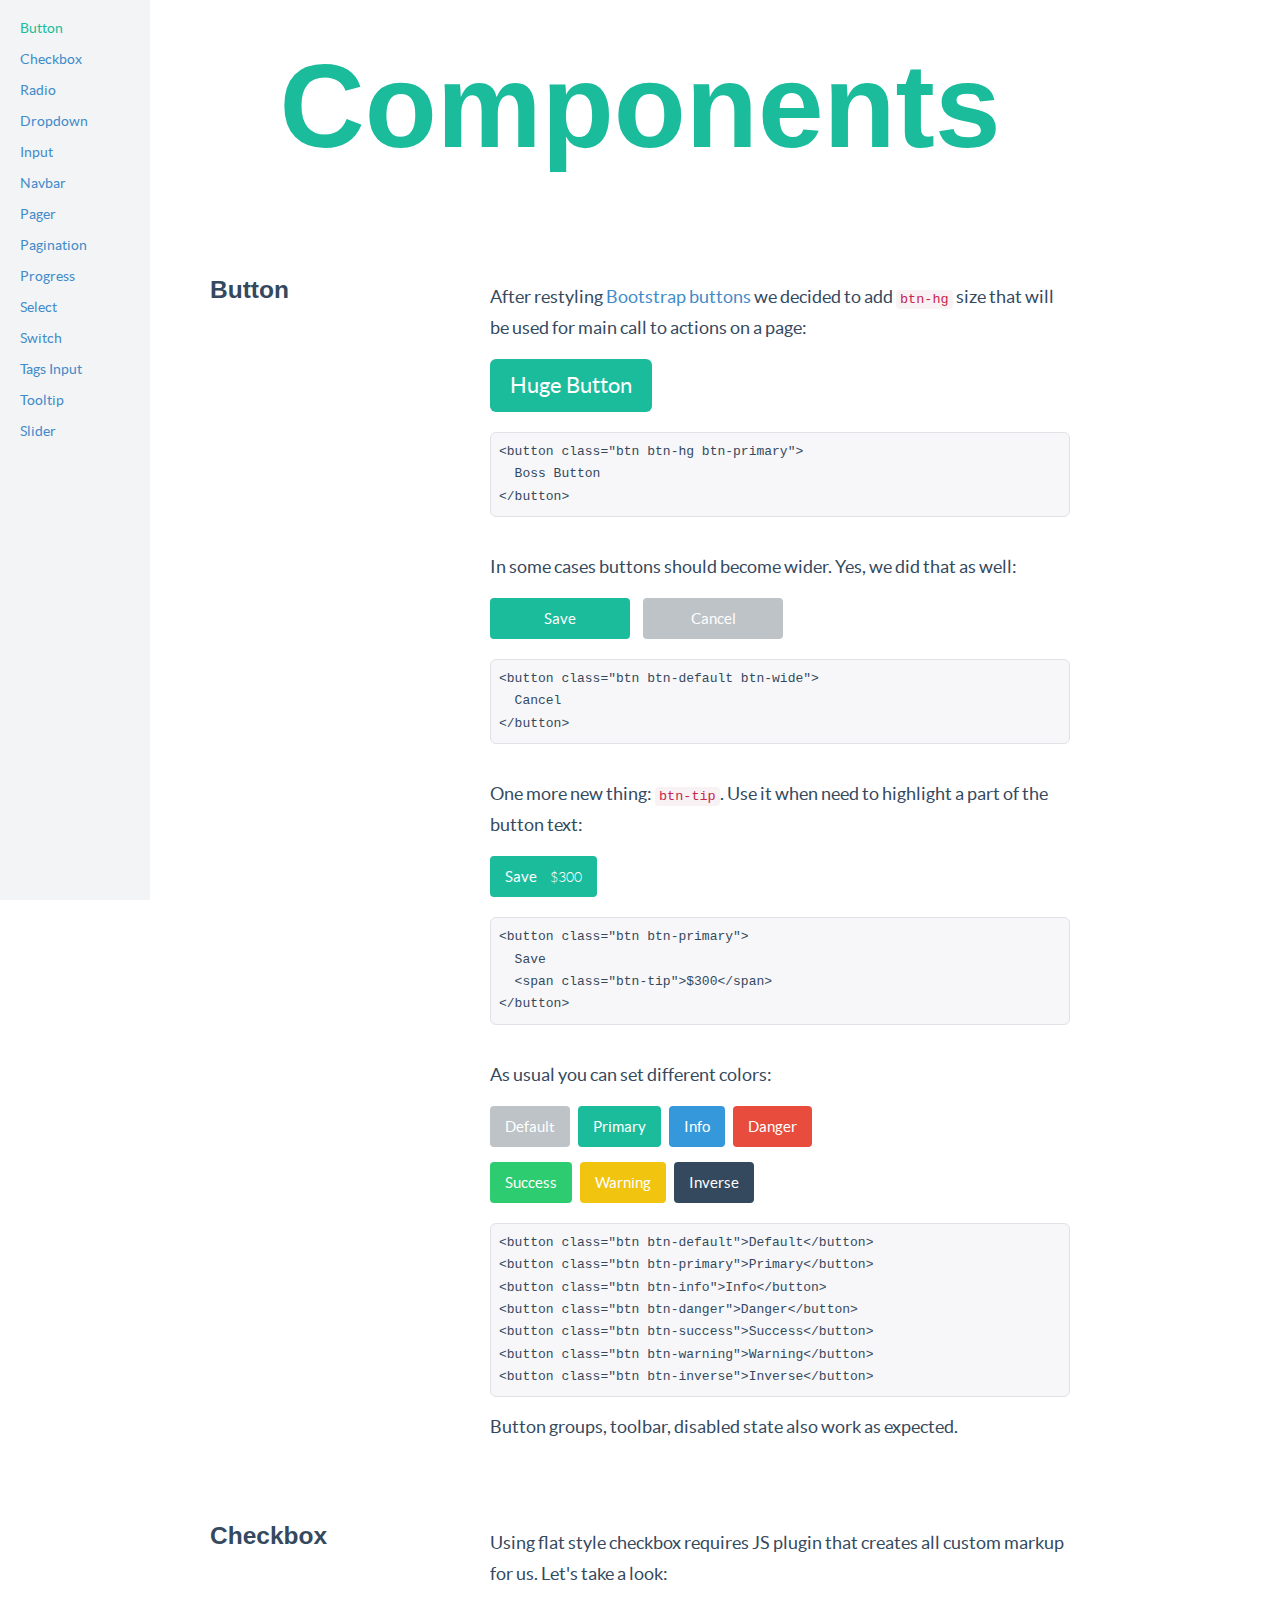
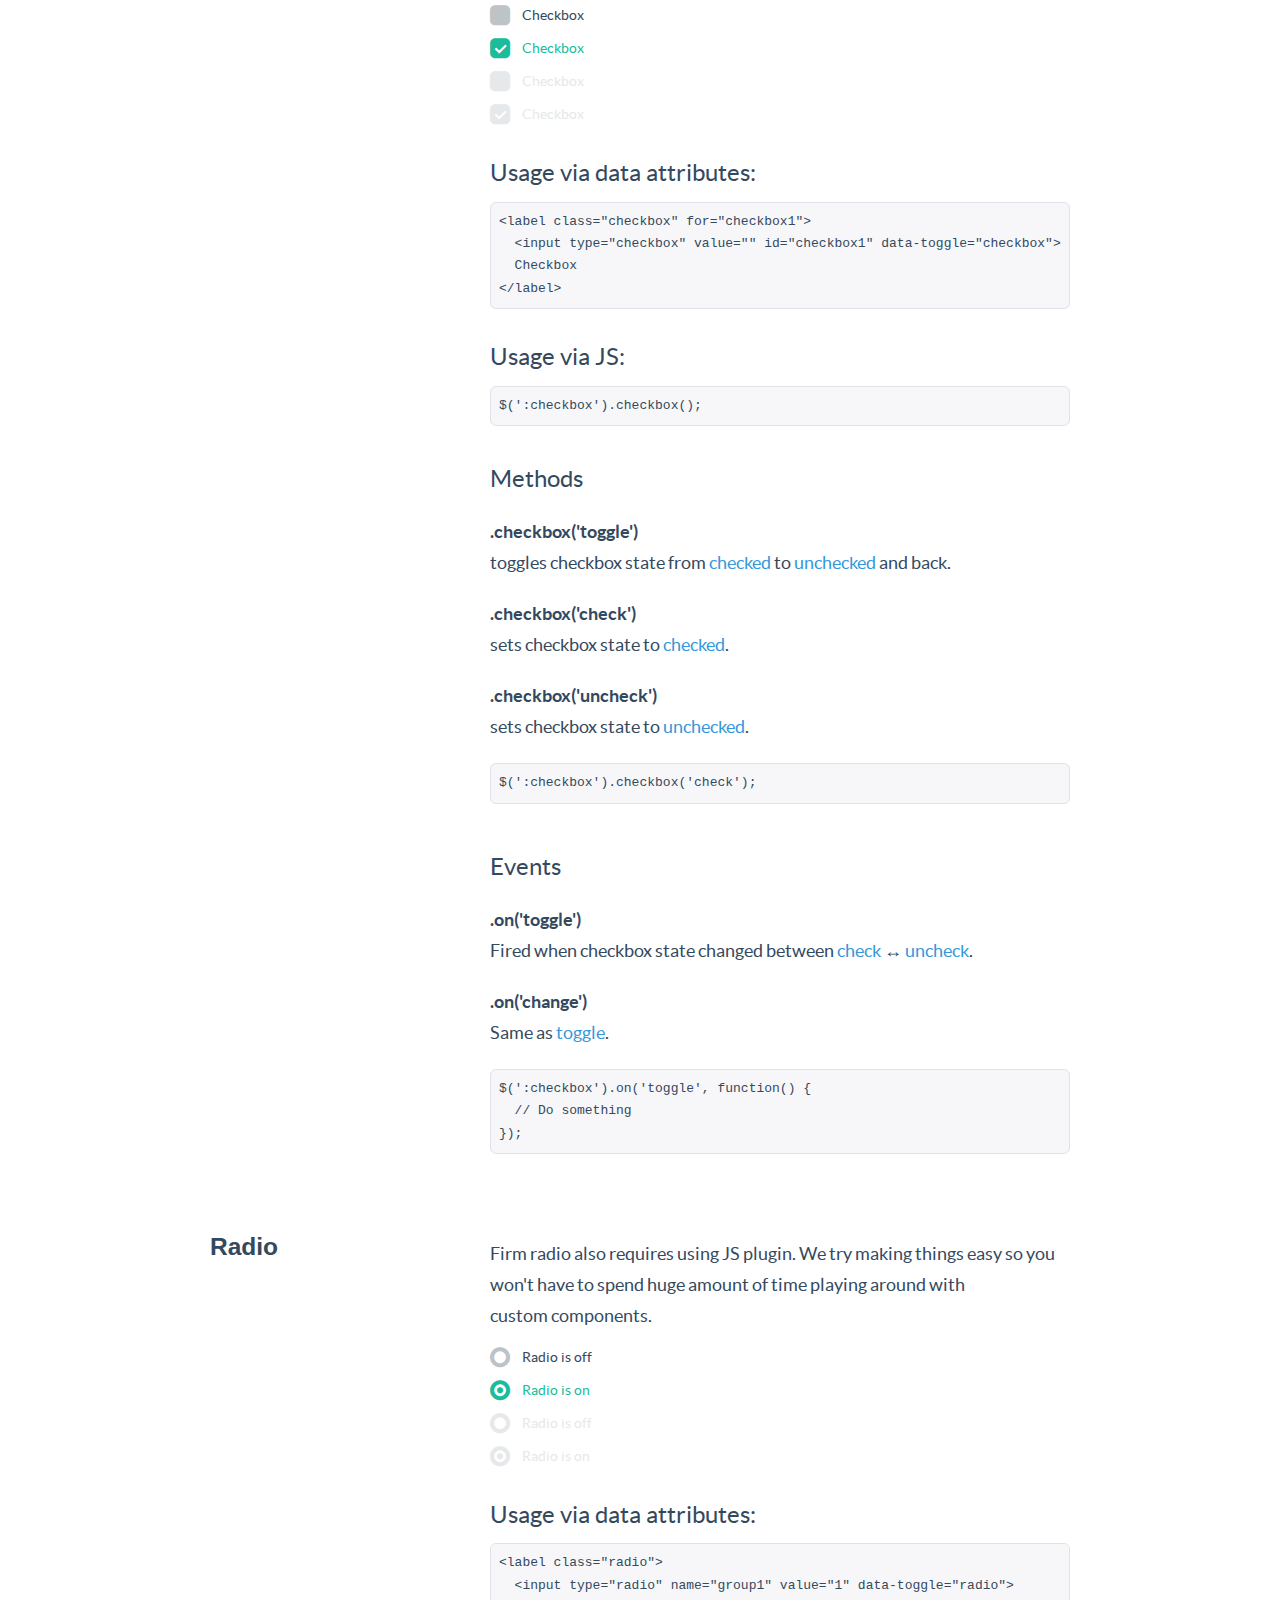
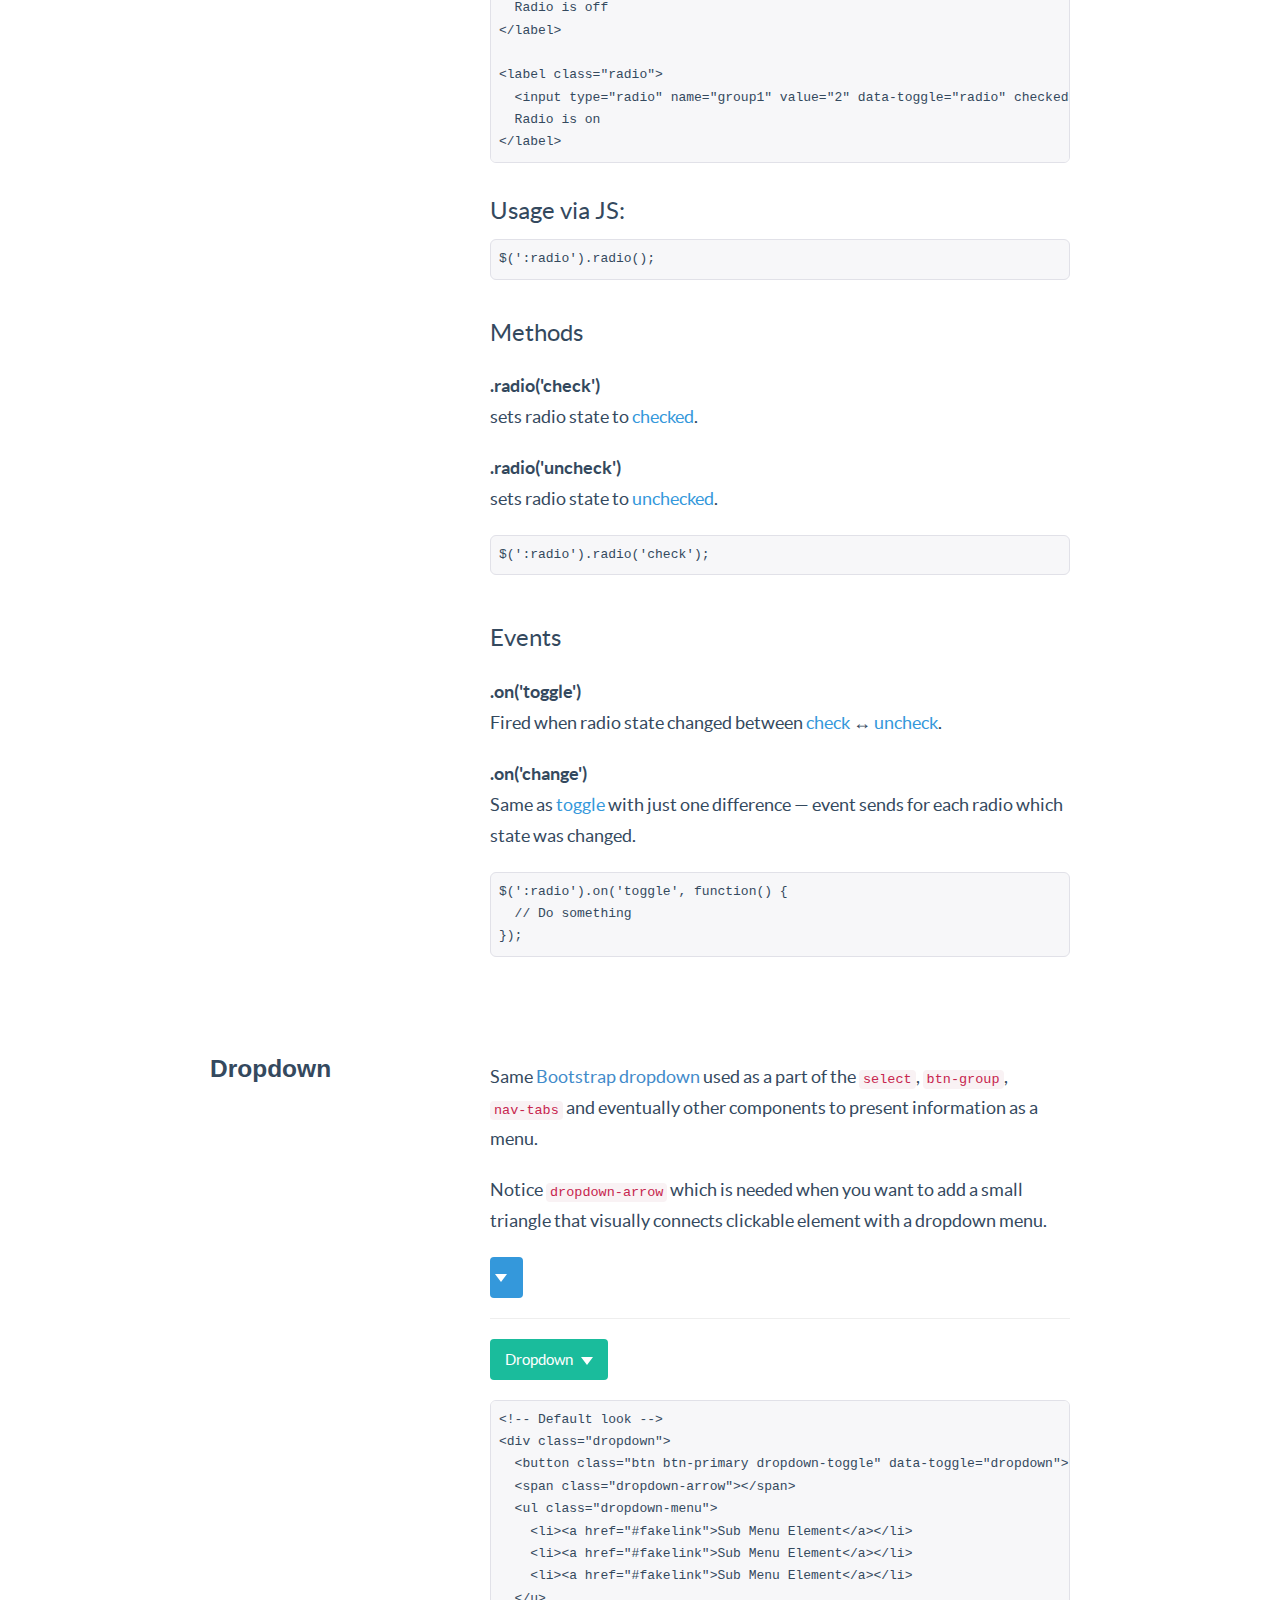
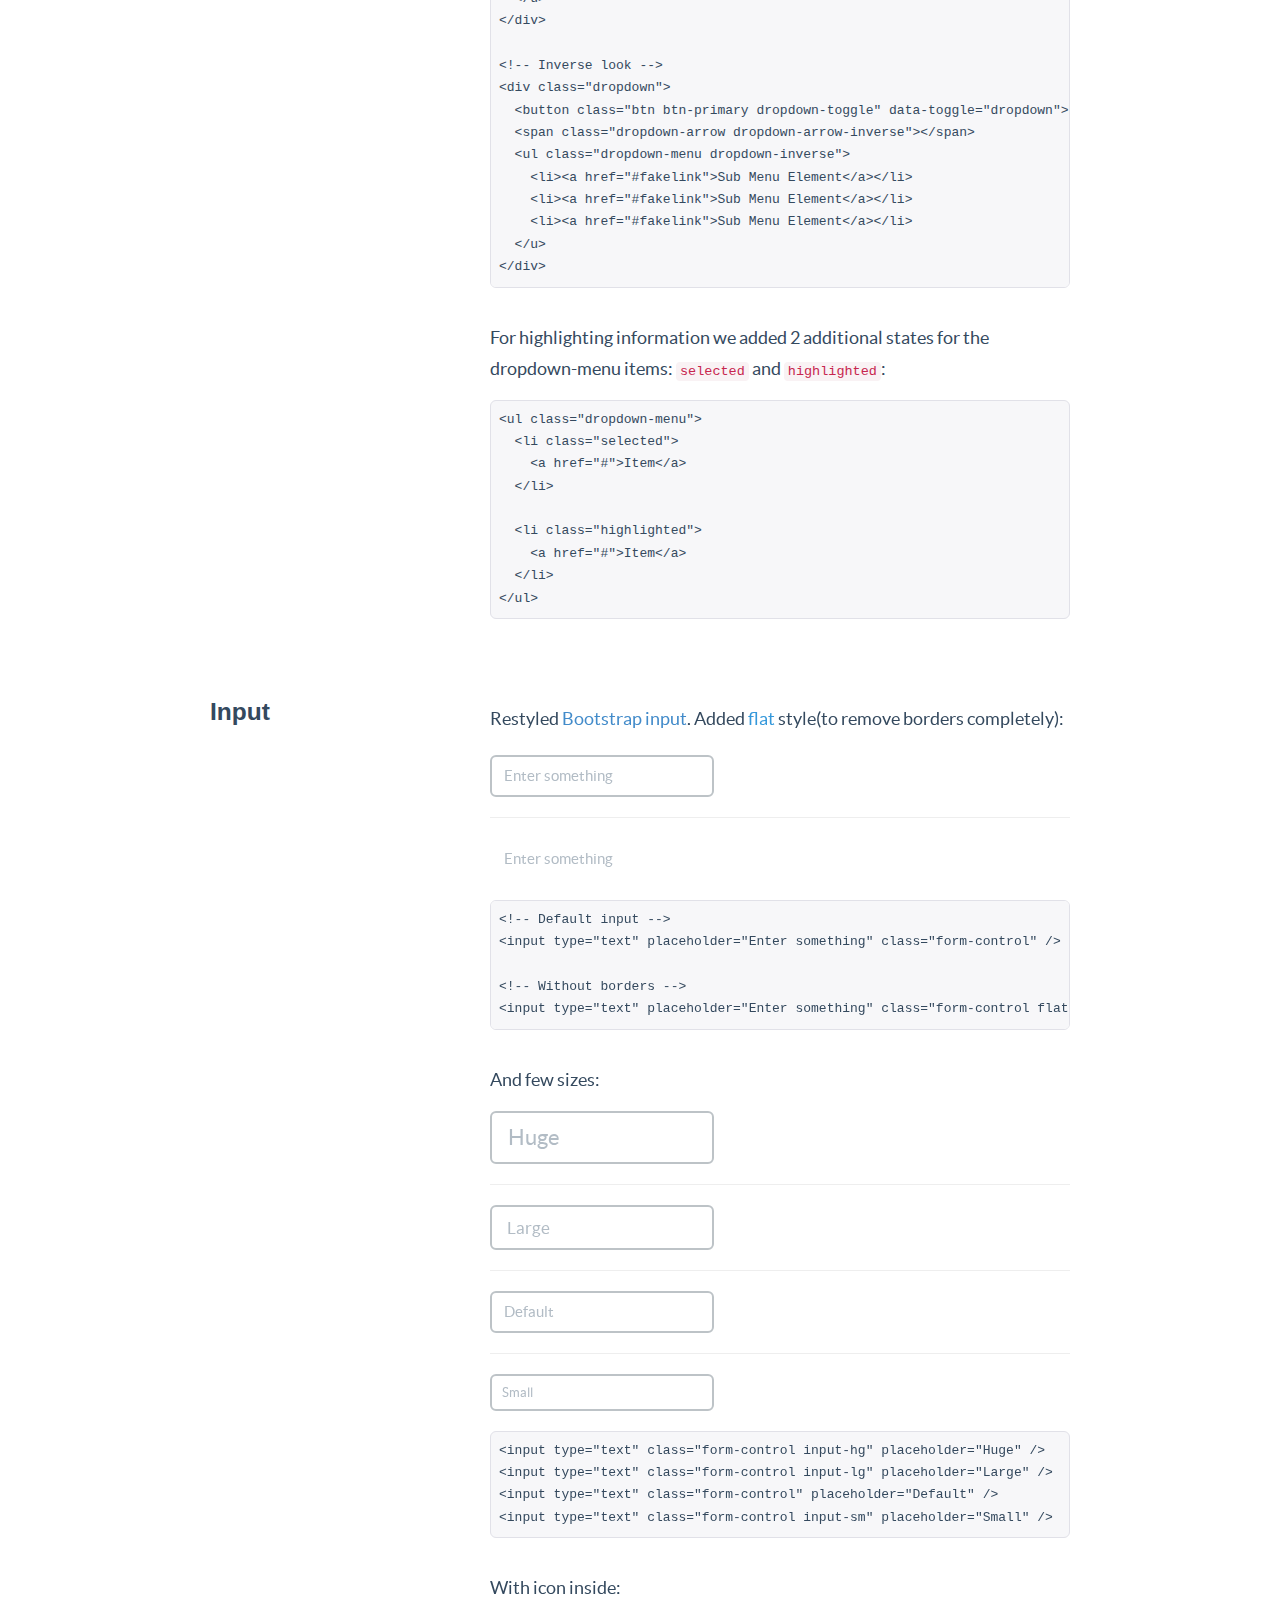
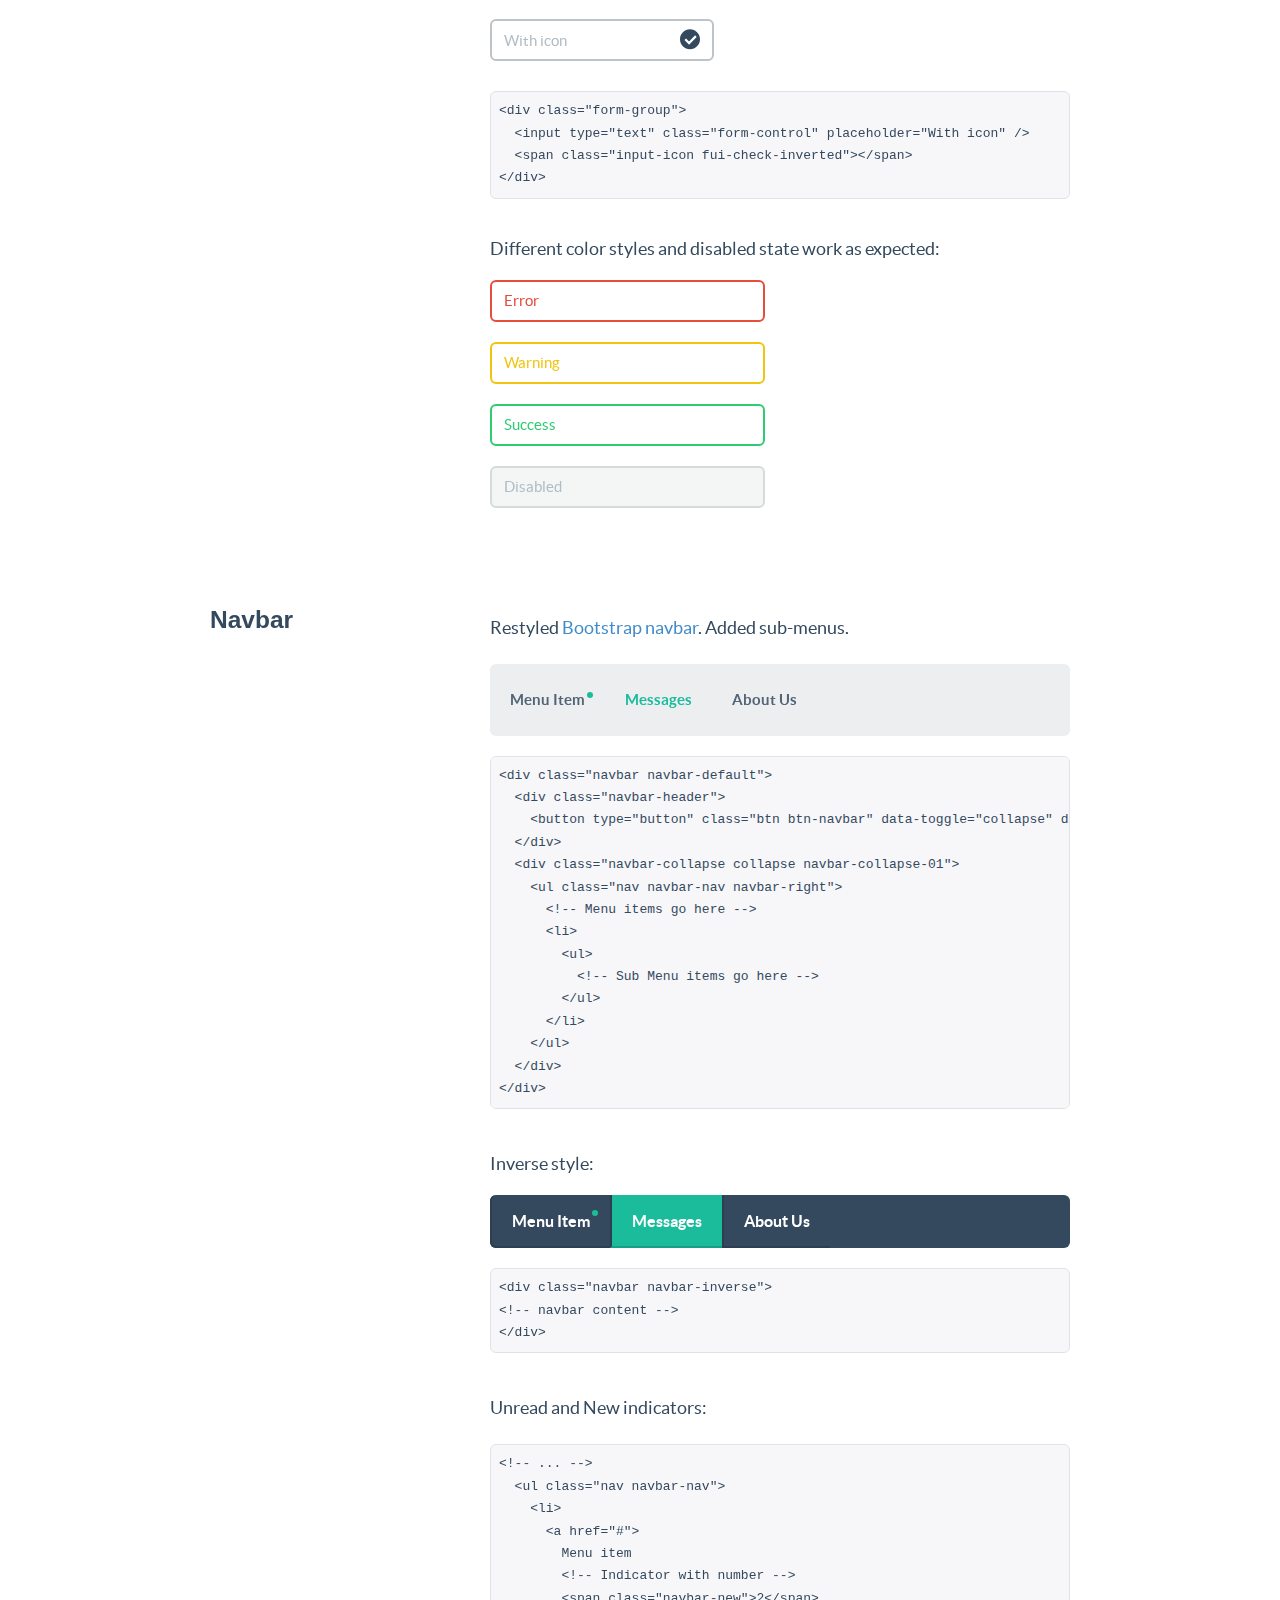
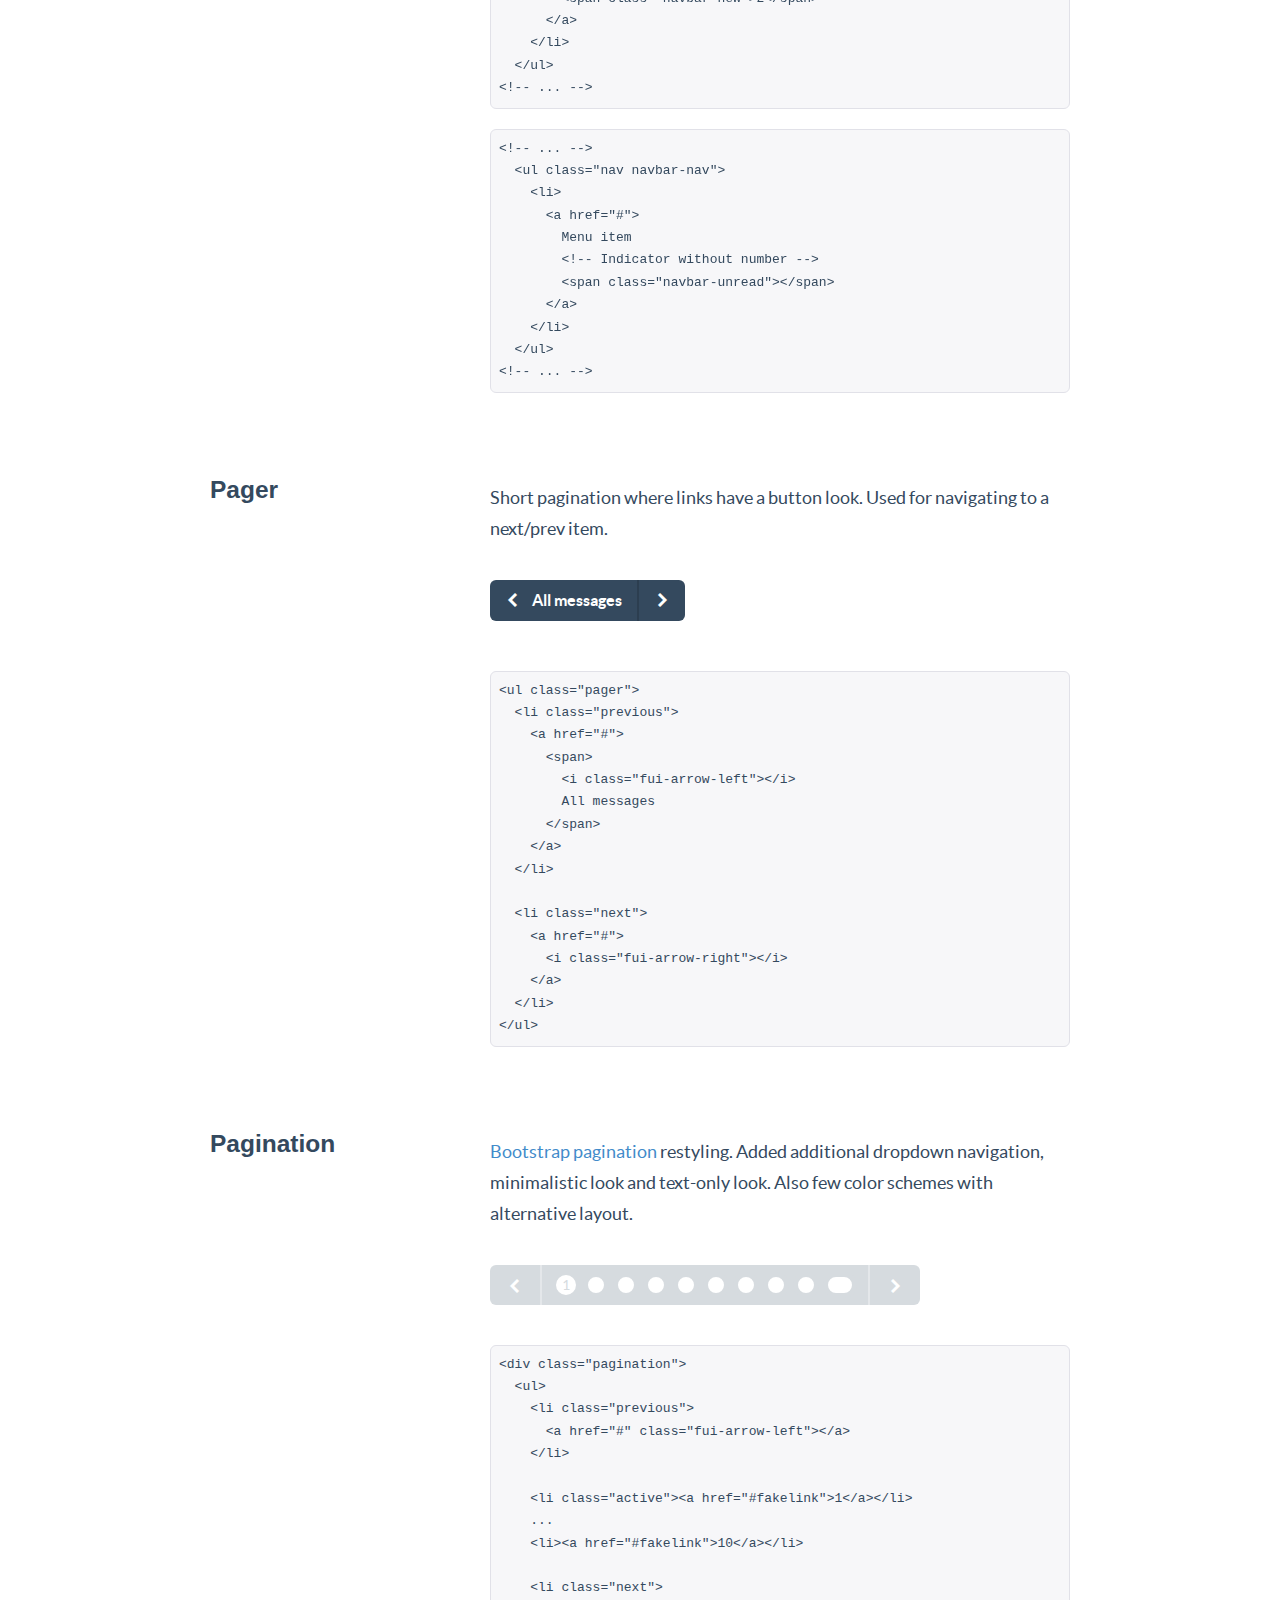
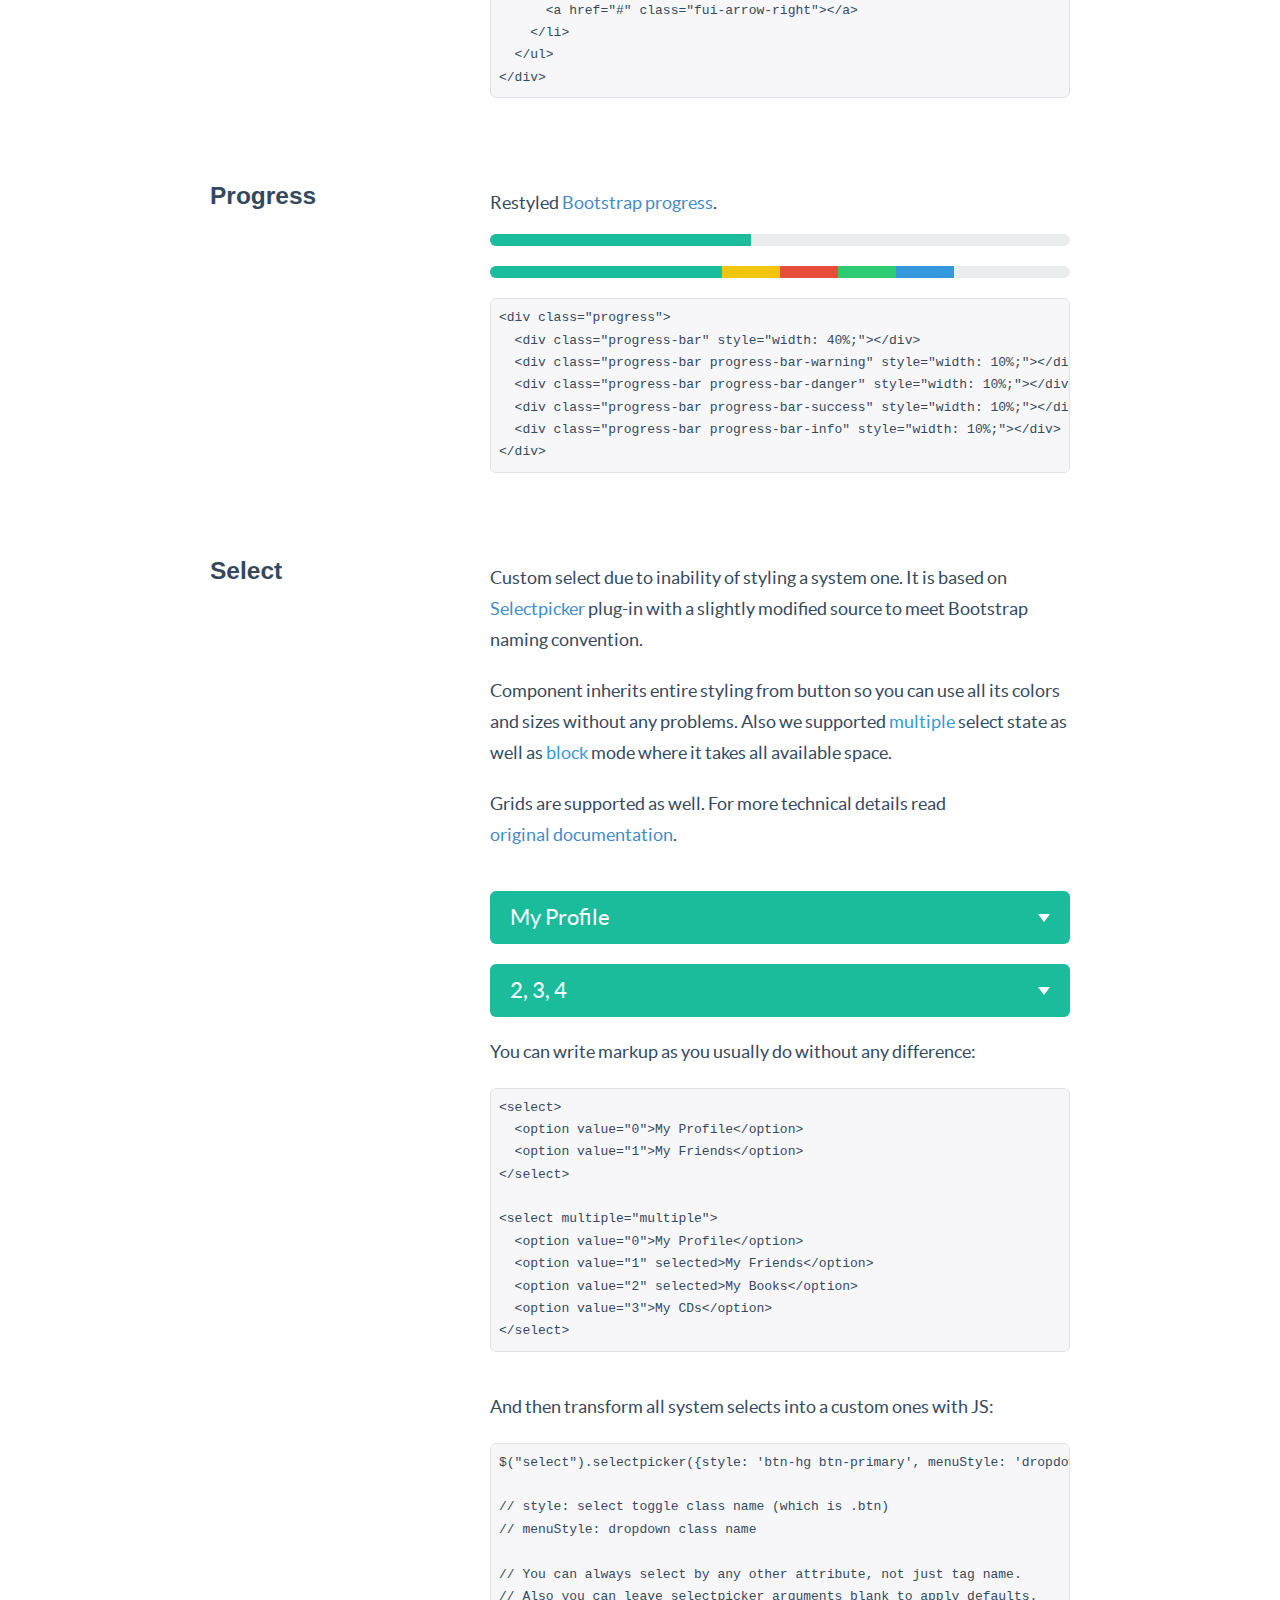
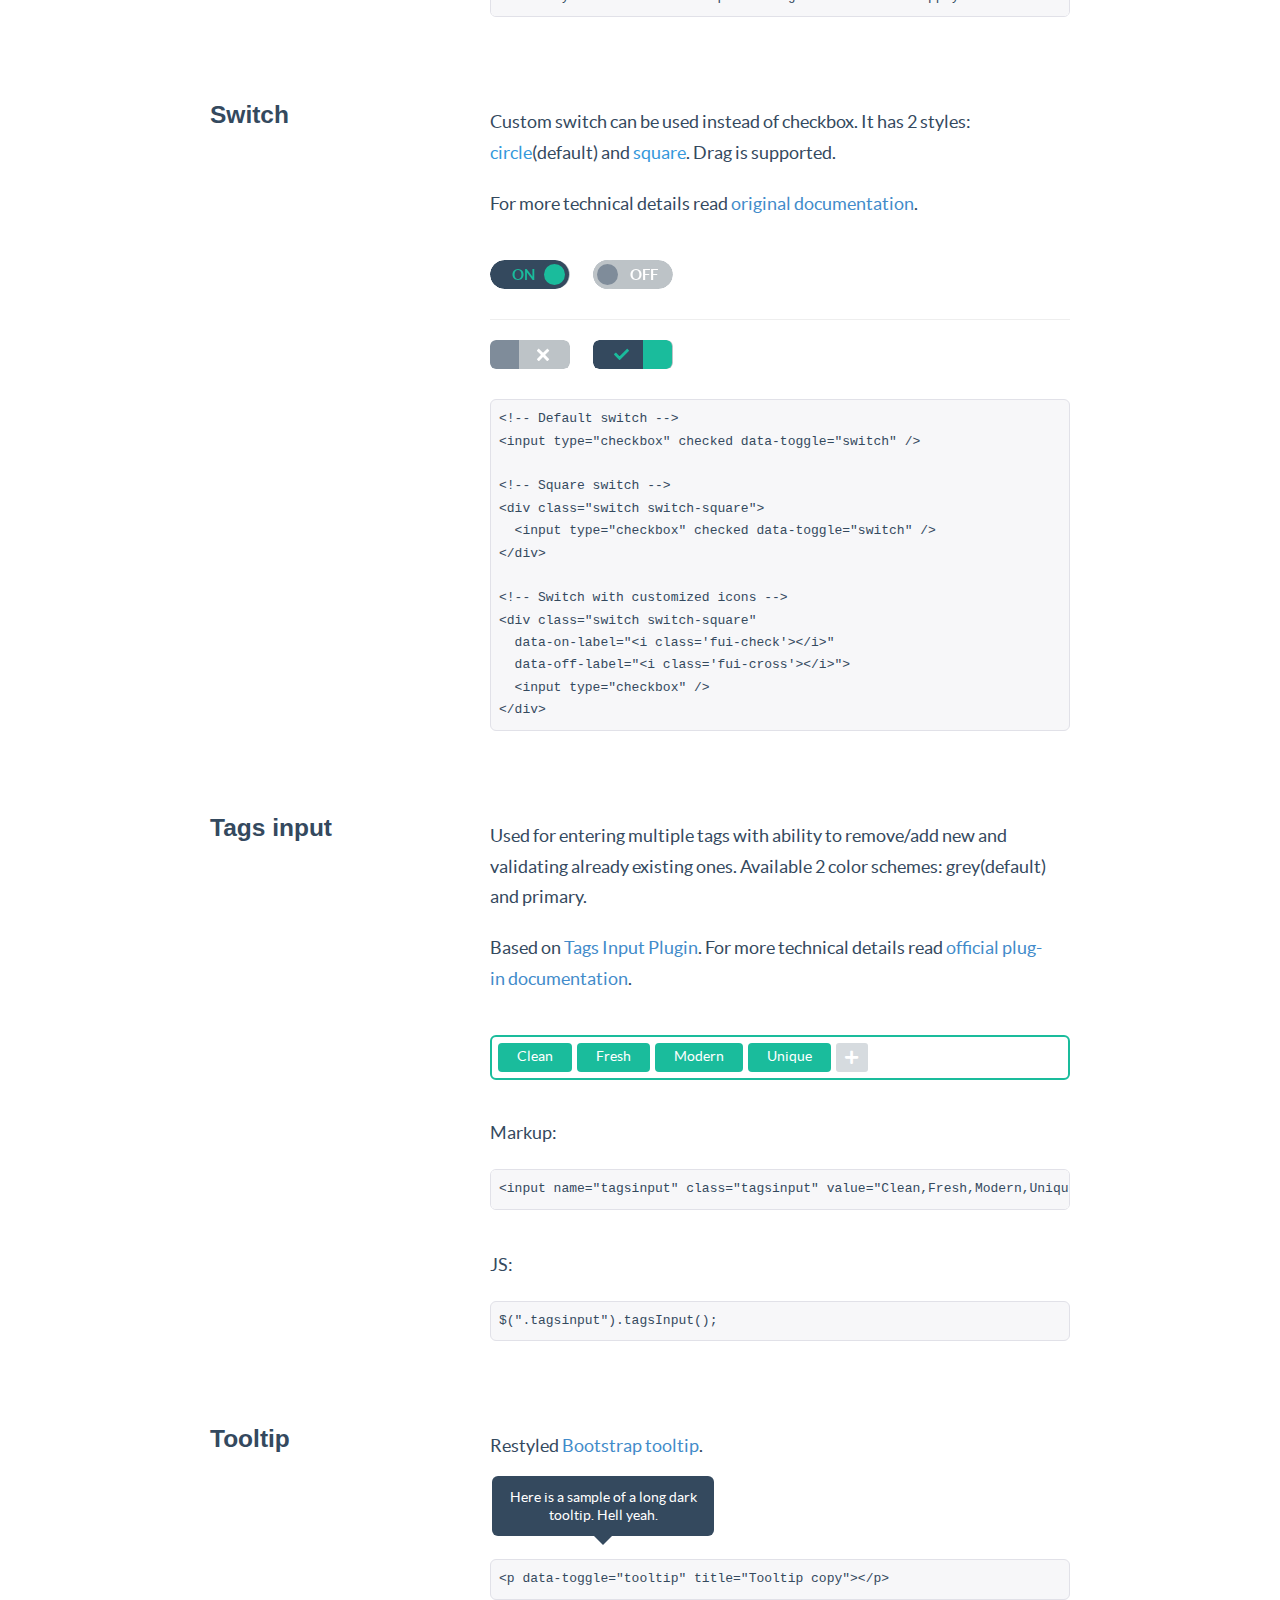
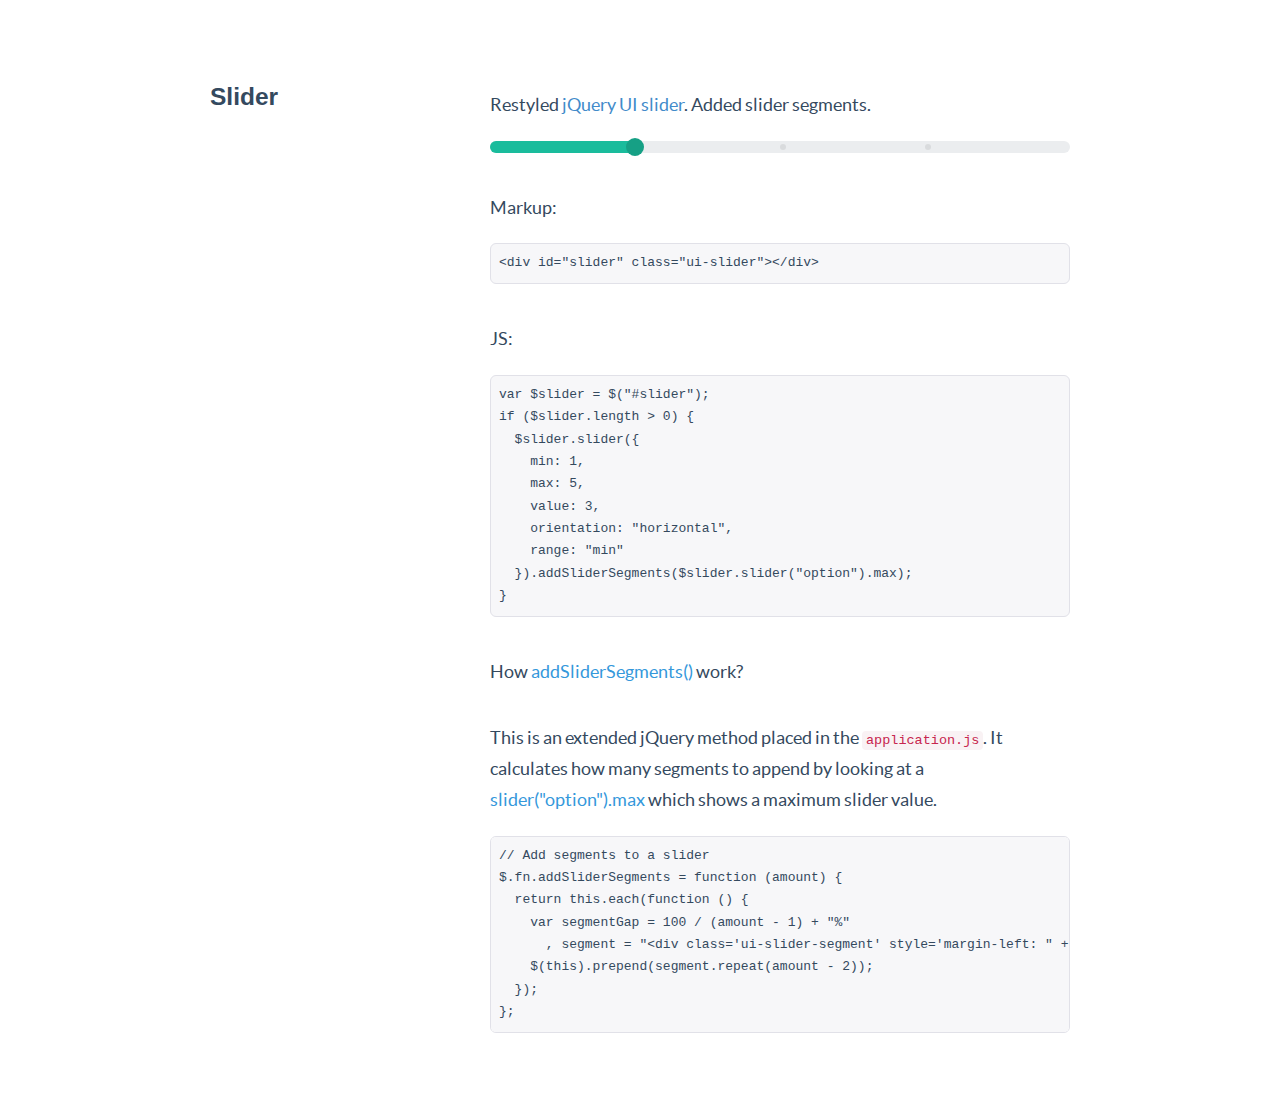
<file: public/Flat-UI-master/components.html>
<!DOCTYPE html>
<html lang="en">
  <head>
    <meta charset="utf-8">
    <title>Components &middot; Flat UI Free</title>
    <meta name="viewport" content="width=device-width, initial-scale=1.0">

    <!-- Loading Bootstrap -->
    <link href="bootstrap/css/bootstrap.css" rel="stylesheet">
    <link href="bootstrap/css/prettify.css" rel="stylesheet">

    <!-- Loading Flat UI -->
    <link href="css/flat-ui.css" rel="stylesheet">
    <link href="css/docs.css" rel="stylesheet">

    <link rel="shortcut icon" href="images/favicon.ico">

    <!-- HTML5 shim, for IE6-8 support of HTML5 elements. All other JS at the end of file. -->
    <!--[if lt IE 9]>
      <script src="js/html5shiv.js"></script>
    <![endif]-->
  </head>
  <body>
    <ul class="demo-sidebar hide-on-tablets">
      <li><a href="#fui-button">Button</a></li>
      <li><a href="#fui-checkbox">Checkbox</a></li>
      <li><a href="#fui-radio">Radio</a></li>
      <li><a href="#fui-dropdown">Dropdown</a></li>
      <li><a href="#fui-input">Input</a></li>
      <li><a href="#fui-navbar">Navbar</a></li>
      <li><a href="#fui-pager">Pager</a></li>
      <li><a href="#fui-pagination">Pagination</a></li>
      <li><a href="#fui-progress">Progress</a></li>
      <li><a href="#fui-select">Select</a></li>
      <li><a href="#fui-switch">Switch</a></li>
      <li><a href="#fui-tagsinput">Tags Input</a></li>
      <li><a href="#fui-tooltip">Tooltip</a></li>
      <li><a href="#fui-slider">Slider</a></li>
    </ul> <!-- /nav -->

		<h1 class="demo-headline">Components</h1>		
    <div class="container">    	
    	<div id="fui-button" class="pbl"></div>
    	
      <div class="demo-row">
        <div class="demo-title">
          <h3>Button</h3>
        </div>

        <div class="demo-content">
          <p>
            After restyling <a href="http://getbootstrap.com/css/#buttons">Bootstrap buttons</a> we decided to add <code>btn-hg</code> size that will be used for main call to actions on a page:
          </p>
          <p class="mbl">
            <button class="btn btn-hg btn-primary">Huge Button</button>
          </p>
<pre class="prettyprint">
&lt;button class="btn btn-hg btn-primary"&gt;
  Boss Button
&lt;/button&gt;
</pre>

          <p class="ptl">
            In some cases buttons should become wider. Yes, we did that as well:
          </p>
          <p class="mbl">
            <button class="btn btn-wide btn-primary mrm">Save</button>
            <button class="btn btn-wide btn-default">Cancel</button>
          </p>
<pre class="prettyprint">
&lt;button class="btn btn-default btn-wide"&gt;
  Cancel
&lt;/button&gt;
</pre>

          <p class="ptl">
            One more new thing: <code>btn-tip</code>. Use it when need to highlight a part of the button text:
          </p>
          <p class="mbl">
            <button class="btn btn-primary">
              Save
              <span class="btn-tip">$300</span>
            </button>
          </p>
<pre class="prettyprint">
&lt;button class="btn btn-primary"&gt;
  Save
  &lt;span class="btn-tip"&gt;$300&lt;/span&gt;
&lt;/button&gt;
</pre>

          <p class="ptl">
            As usual you can set different colors:
          </p>
          <p>
	          <button class="btn btn-default mrs">Default</button>
            <button class="btn btn-primary mrs">Primary</button>
            <button class="btn btn-info mrs">Info</button>
            <button class="btn btn-danger mrs">Danger</button>
          </p>
          <p class="mbl">            
            <button class="btn btn-success mrs">Success</button>
            <button class="btn btn-warning mrs">Warning</button>
            <button class="btn btn-inverse mrs">Inverse</button>
          </p>
<pre class="prettyprint">
&lt;button class="btn btn-default"&gt;Default&lt;/button&gt;
&lt;button class="btn btn-primary"&gt;Primary&lt;/button&gt;
&lt;button class="btn btn-info"&gt;Info&lt;/button&gt;
&lt;button class="btn btn-danger"&gt;Danger&lt;/button&gt;
&lt;button class="btn btn-success"&gt;Success&lt;/button&gt;
&lt;button class="btn btn-warning"&gt;Warning&lt;/button&gt;
&lt;button class="btn btn-inverse"&gt;Inverse&lt;/button&gt;
</pre>

          <p>
            Button groups, toolbar, disabled state also work as expected.
          </p>
        </div>        
      </div><!-- /.demo-row -->
      
			<div id="fui-checkbox" class="pbl"></div>
			
      <div class="demo-row">      	
        <div class="demo-title">
          <h3>Checkbox</h3>
        </div>

        <div class="demo-content">
          <p>
            Using flat style checkbox requires JS plugin that creates all custom markup for us. Let's take a look:
          </p>
          <label class="checkbox" for="checkbox1">
            <input type="checkbox" value="" id="checkbox1" data-toggle="checkbox">
            Checkbox
          </label>
          <label class="checkbox" for="checkbox2">
            <input type="checkbox" value="" id="checkbox2" checked="checked" data-toggle="checkbox">
            Checkbox
          </label>
          <label class="checkbox" for="checkbox3">
            <input type="checkbox" value="" id="checkbox3" data-toggle="checkbox" disabled="">
            Checkbox
          </label>
          <label class="checkbox" for="checkbox4">
            <input type="checkbox" value="" id="checkbox4" checked="checked" data-toggle="checkbox" disabled="">
            Checkbox
          </label>

          <h6 class="ptl">Usage via data attributes:</h6>
<pre class="prettyprint">
&lt;label class="checkbox" for="checkbox1"&gt;
  &lt;input type="checkbox" value="" id="checkbox1" data-toggle="checkbox"&gt;
  Checkbox
&lt;/label&gt;
</pre>

          <h6 class="ptl">Usage via JS:</h6>
<pre class="prettyprint">
$(':checkbox').checkbox();
</pre>

          <div class="pvm">
            <h6>Methods</h6>
          </div>
          <p class="mbl">
            <strong>.checkbox('toggle')</strong>
            <br/>
            toggles checkbox state from <span class="text-info">checked</span>
            to <span class="text-info">unchecked</span> and back.
          </p>
          <p class="mbl">
            <strong>.checkbox('check')</strong>
            <br/>
            sets checkbox state to <span class="text-info">checked</span>.
          </p>
          <p class="mbl">
            <strong>.checkbox('uncheck')</strong>
            <br/>
            sets checkbox state to <span class="text-info">unchecked</span>.
          </p>
<pre class="prettyprint">
$(':checkbox').checkbox('check');
</pre>

          <div class="pbm ptl">
            <h6>Events</h6>
          </div>
          <p class="mbl">
            <strong>.on('toggle')</strong>
            <br/>
            Fired when checkbox state changed between
            <span class="text-info">check</span> &harr;
            <span class="text-info">uncheck</span>.
          </p>
          <p class="mbl">
            <strong>.on('change')</strong>
            <br/>
            Same as <span class="text-info">toggle</span>.
          </p>
<pre class="prettyprint">
$(':checkbox').on('toggle', function() {
  // Do something
});
</pre>          
          
        </div> <!-- /.demo-content -->
      </div> <!-- /.demo-row -->
      
      <div id="fui-radio" class="pbl"></div>

      <div class="demo-row">
        <div class="demo-title">
          <h3>Radio</h3>
        </div>

        <div class="demo-content">
          <p>
            Firm radio also requires using JS plugin. We try making things easy so you won't have to spend huge amount of time playing around with custom&nbsp;components.
          </p>
          <label class="radio">
            <input type="radio" name="group1" value="1" data-toggle="radio">
            Radio is off
          </label>
          <label class="radio">
            <input type="radio" name="group1" value="2" data-toggle="radio" checked>
            Radio is on
          </label>
          <label class="radio">
            <input type="radio" name="group2" value="1" data-toggle="radio" disabled>
            Radio is off
          </label>
          <label class="radio">
            <input type="radio" name="group2" value="2" data-toggle="radio" disabled checked>
            Radio is on
          </label>

          <h6 class="ptl">Usage via data attributes:</h6>
<pre class="prettyprint">
&lt;label class="radio"&gt;
  &lt;input type="radio" name="group1" value="1" data-toggle="radio"&gt;
  Radio is off
&lt;/label&gt;

&lt;label class="radio"&gt;
  &lt;input type="radio" name="group1" value="2" data-toggle="radio" checked&gt;
  Radio is on
&lt;/label&gt;
</pre>

          <h6 class="ptl">Usage via JS:</h6>
<pre class="prettyprint">
$(':radio').radio();
</pre>

          <div class="pvm">
            <h6>Methods</h6>
          </div>
          <p class="mbl">
            <strong>.radio('check')</strong>
            <br/>
            sets radio state to <span class="text-info">checked</span>.
          </p>
          <p class="mbl">
            <strong>.radio('uncheck')</strong>
            <br/>
            sets radio state to <span class="text-info">unchecked</span>.
          </p>
<pre class="prettyprint">
$(':radio').radio('check');
</pre>

          <div class="pbm ptl">
            <h6>Events</h6>
          </div>
          <p class="mbl">
            <strong>.on('toggle')</strong>
            <br/>
            Fired when radio state changed between
            <span class="text-info">check</span> &harr;
            <span class="text-info">uncheck</span>.
          </p>
          <p class="mbl">
            <strong>.on('change')</strong>
            <br/>
            Same as <span class="text-info">toggle</span> with just one difference &mdash; event sends for each radio which state was changed.
          </p>
<pre class="prettyprint">
$(':radio').on('toggle', function() {
  // Do something
});
</pre>
        </div> <!-- /.demo-content -->
      </div> <!-- /.demo-row -->
    </div><!-- /.container -->

		

    <div class="container ptl">    	
    	<div id="fui-dropdown" class="pbl"></div>
    
      <div class="demo-row">
        <div class="demo-title">
          <h3>Dropdown</h3>
        </div>

        <div class="demo-content">
          <p class="mbl">
            Same <a href="http://getbootstrap.com/components/#dropdowns">Bootstrap dropdown</a> used as a part of the <code>select</code>, <code>btn-group</code>, <code>nav-tabs</code> and eventually other components to present information as a menu.
          </p>

          <p class="mbl">
            Notice <code>dropdown-arrow</code> which is needed when you want to add a small triangle that visually connects clickable element with a dropdown menu.
          </p>

          <select name="info" class="mbn">
            <optgroup label="Profile">
              <option value="0">My Profile</option>
              <option value="1">My Friends</option>
            </optgroup>
            <optgroup label="System">
              <option value="2">Messages</option>
              <option value="3">My Settings</option>
              <option value="4" class="highlighted">Logout</option>
            </optgroup>
          </select>

          <hr/>
          
          <div class="row">
          	<div class="col-md-3">
	          	<div class="dropdown">
		          	<button class="btn btn-primary dropdown-toggle" data-toggle="dropdown">Dropdown<span class="caret"></span></button>
							  <span class="dropdown-arrow dropdown-arrow-inverse"></span>
		            <ul class="dropdown-menu dropdown-inverse">
		              <li><a href="#fakelink">Sub Menu Element</a></li>
		              <li><a href="#fakelink">Sub Menu Element</a></li>
		              <li><a href="#fakelink">Sub Menu Element</a></li>
		            </ul>
							</div>
          	</div>
          </div>
          

          <div class="pvl">
<pre class="prettyprint">
&lt;!-- Default look --&gt;
&lt;div class="dropdown"&gt;
  &lt;button class="btn btn-primary dropdown-toggle" data-toggle="dropdown">Dropdown&lt;span class="caret"&gt;&lt;/span&gt;&lt;/button&gt;
  &lt;span class="dropdown-arrow"&gt;&lt;/span&gt;
  &lt;ul class="dropdown-menu"&gt;
    &lt;li&gt;&lt;a href="#fakelink">Sub Menu Element&lt;/a&gt;&lt;/li&gt;
    &lt;li&gt;&lt;a href="#fakelink">Sub Menu Element&lt;/a&gt;&lt;/li&gt;
    &lt;li&gt;&lt;a href="#fakelink">Sub Menu Element&lt;/a&gt;&lt;/li&gt;
  &lt;/u&gt;
&lt;/div&gt;

&lt;!-- Inverse look --&gt;
&lt;div class="dropdown"&gt;
  &lt;button class="btn btn-primary dropdown-toggle" data-toggle="dropdown">Dropdown&lt;span class="caret"&gt;&lt;/span&gt;&lt;/button&gt;
  &lt;span class="dropdown-arrow dropdown-arrow-inverse"&gt;&lt;/span&gt;
  &lt;ul class="dropdown-menu dropdown-inverse"&gt;
    &lt;li&gt;&lt;a href="#fakelink">Sub Menu Element&lt;/a&gt;&lt;/li&gt;
    &lt;li&gt;&lt;a href="#fakelink">Sub Menu Element&lt;/a&gt;&lt;/li&gt;
    &lt;li&gt;&lt;a href="#fakelink">Sub Menu Element&lt;/a&gt;&lt;/li&gt;
  &lt;/u&gt;
&lt;/div&gt;
</pre>
          </div>

          <p>
            For highlighting information we added 2 additional states for the dropdown-menu items: <code>selected</code> and <code>highlighted</code>:
          </p>
<pre class="prettyprint">
&lt;ul class="dropdown-menu"&gt;
  &lt;li class="selected"&gt;
    &lt;a href="#"&gt;Item&lt;/a&gt;
  &lt;/li&gt;

  &lt;li class="highlighted"&gt;
    &lt;a href="#"&gt;Item&lt;/a&gt;
  &lt;/li&gt;
&lt;/ul&gt;
</pre>
        </div> <!-- /.demo-content -->
      </div> <!-- /.demo-row -->

			<div id="fui-input" class="pbl"></div>

      <div class="demo-row">
        <div class="demo-title">
          <h3>Input</h3>
        </div>

        <div class="demo-content">
          <p class="mbl">
            Restyled <a href="http://getbootstrap.com/css/#forms">Bootstrap input</a>. Added <span class="text-info">flat</span> style(to remove borders completely):
          </p>
					
					<div class="row">
						<div class="col-lg-5">
							<input type="text" value="" placeholder="Enter something" class="form-control" />
						</div>
					</div>
					<hr />
					<div class="row">
						<div class="col-lg-5">
							<input type="text" value="" placeholder="Enter something" class="form-control flat" />
						</div>
					</div>
<pre class="prettyprint mtl">
&lt;!-- Default input --&gt;
&lt;input type="text" placeholder="Enter something" class="form-control" /&gt;

&lt;!-- Without borders --&gt;
&lt;input type="text" placeholder="Enter something" class="form-control flat" /&gt;
</pre>

          <p class="ptl">And few sizes:</p>
          <div class="row">
          	<div class="col-lg-5">
	          	<input type="text" value="" placeholder="Huge" class="form-control input-hg" />
          	</div>
          </div>
          <hr />
          <div class="row">
          	<div class="col-lg-5">
	          	<input type="text" value="" placeholder="Large" class="form-control input-lg" />
          	</div>
          </div>
          <hr />
          <div class="row">
          	<div class="col-lg-5">
	          	<input type="text" value="" placeholder="Default" class="form-control" />
          	</div>
          </div>
          <hr />
          <div class="row">
          	<div class="col-lg-5">
	          	<input type="text" value="" placeholder="Small" class="form-control input-sm" />
          	</div>
          </div>
<pre class="prettyprint mtl">
&lt;input type="text" class="form-control input-hg" placeholder="Huge" /&gt;
&lt;input type="text" class="form-control input-lg" placeholder="Large" /&gt;
&lt;input type="text" class="form-control" placeholder="Default" /&gt;
&lt;input type="text" class="form-control input-sm" placeholder="Small" /&gt;
</pre>

          <p class="ptl">With icon inside:</p>
          <div class="row">
          	<div class="col-lg-5">
	          	<div class="form-group">
	              <input type="text" value="" placeholder="With icon" class="form-control" />
	              <span class="input-icon fui-check-inverted"></span>
	            </div>
          	</div>            
          </div>
<pre class="prettyprint mtm">
&lt;div class="form-group"&gt;
  &lt;input type="text" class="form-control" placeholder="With icon" /&gt;
  &lt;span class="input-icon fui-check-inverted"&gt;&lt;/span&gt;
&lt;/div&gt;
</pre>

          <p class="ptl">
            Different color styles and disabled state work as expected:
            <div class="row">
            	<div class="col-lg-6">
	            	<div class="form-group has-error">
		              <input class="form-control" type="text" placeholder="Error" />
		            </div>
            	</div>
            </div>
            <div class="row">
            	<div class="col-lg-6">
	            	<div class="form-group has-warning">
		              <input class="form-control" type="text" placeholder="Warning" />
		            </div>
            	</div>
            </div>
            <div class="row">
            	<div class="col-lg-6">
	            	<div class="form-group has-success">
		              <input class="form-control" type="text" placeholder="Success" />
		            </div>
            	</div>
            </div>
            <div class="row">
            	<div class="col-lg-6">
	            	<div class="form-group">
		              <input class="form-control" type="text" placeholder="Disabled" disabled />
		            </div>
            	</div>
            </div>
          </p>
        </div> <!-- /.demo-content -->
      </div> <!-- /.demo-row -->

			<div id="fui-navbar" class="pbl"></div>

      <div class="demo-row">
        <div class="demo-title">
          <h3>Navbar</h3>
        </div>
        <div class="demo-content">
          <p class="mbl">
            Restyled <a href="http://getbootstrap.com/components/#navbar">Bootstrap navbar</a>. Added sub-menus.
          </p>

          <div class="navbar navbar-default">
          	<div class="navbar-header">
	          	<button type="button" class="btn btn-navbar" data-toggle="collapse" data-target=".navbar-collapse-01"></button>
          	</div>            
            <div class="navbar-collapse collapse navbar-collapse-01">
              <ul class="nav navbar-nav navbar-left">
                <li>
                  <a href="#fakelink">
                    Menu Item
                    <span class="navbar-unread">1</span>
                  </a>
                </li>
                <li class="active">
                  <a href="#fakelink">
                    Messages
                    <span class="navbar-unread">1</span>
                  </a>
                  <ul>
                    <li><a href="#fakelink">Element One</a></li>
                    <li>
                      <a href="#fakelink">Sub menu</a>
                      <ul>
                        <li><a href="#fakelink">Element One</a></li>
                        <li><a href="#fakelink">Element Two</a></li>
                        <li><a href="#fakelink">Element Three</a></li>
                      </ul> <!-- /Sub menu -->
                    </li>
                    <li><a href="#fakelink">Element Three</a></li>
                  </ul> <!-- /Sub menu -->
                </li>
                <li>
                  <a href="#fakelink">
                    About Us
                  </a>
                </li>
              </ul>
            </div><!--/.nav -->
          </div> <!-- /navbar -->
<pre class="prettyprint mvl">
&lt;div class="navbar navbar-default"&gt;
  &lt;div class="navbar-header"&gt;
    &lt;button type="button" class="btn btn-navbar" data-toggle="collapse" data-target=".navbar-collapse-01"&gt;&lt;/button&gt;
  &lt;/div&gt;    
  &lt;div class="navbar-collapse collapse navbar-collapse-01"&gt;
    &lt;ul class="nav navbar-nav navbar-right"&gt;
      &lt;!-- Menu items go here --&gt;
      &lt;li&gt;
        &lt;ul&gt;
          &lt;!-- Sub Menu items go here --&gt;
        &lt;/ul&gt;
      &lt;/li&gt;
    &lt;/ul&gt;     
  &lt;/div&gt;      
&lt;/div&gt;
</pre>

          <p class="ptl">Inverse style:</p>
          <div class="navbar navbar-inverse">
          	<div class="navbar-header">
	          	<button type="button" class="btn btn-navbar" data-toggle="collapse" data-target=".navbar-collapse-02"></button>
          	</div>            
            <div class="navbar-collapse collapse navbar-collapse-02">
              <ul class="nav navbar-nav navbar-left">
                <li>
                  <a href="#fakelink">
                    Menu Item
                    <span class="navbar-unread">1</span>
                  </a>
                </li>
                <li class="active">
                  <a href="#fakelink">
                    Messages
                    <span class="navbar-unread">1</span>
                  </a>
                  <ul>
                    <li><a href="#fakelink">Element One</a></li>
                    <li>
                      <a href="#fakelink">Sub menu</a>
                      <ul>
                        <li><a href="#fakelink">Element One</a></li>
                        <li><a href="#fakelink">Element Two</a></li>
                        <li><a href="#fakelink">Element Three</a></li>
                      </ul> <!-- /Sub menu -->
                    </li>
                    <li><a href="#fakelink">Element Three</a></li>
                  </ul> <!-- /Sub menu -->
                </li>
                <li>
                  <a href="#fakelink">
                    About Us
                  </a>
                </li>
              </ul>
            </div><!--/.nav -->
          </div> <!-- /navbar -->

<pre class="prettyprint mvl">
&lt;div class="navbar navbar-inverse"&gt;
&lt;!-- navbar content --&gt;
&lt;/div&gt;
</pre>

          <p class="ptl">Unread and New indicators:</p>
<pre class="prettyprint mvl">
&lt;!-- ... --&gt;
  &lt;ul class="nav navbar-nav"&gt;
    &lt;li&gt;
      &lt;a href="#"&gt;
        Menu item
        &lt;!-- Indicator with number --&gt;
        &lt;span class="navbar-new"&gt;2&lt;/span&gt;
      &lt;/a&gt;
    &lt;/li&gt;
  &lt;/ul&gt;
&lt;!-- ... --&gt;
</pre>

<pre class="prettyprint mvl">
&lt;!-- ... --&gt;
  &lt;ul class="nav navbar-nav"&gt;
    &lt;li&gt;
      &lt;a href="#"&gt;
        Menu item
        &lt;!-- Indicator without number --&gt;
        &lt;span class="navbar-unread"&gt;&lt;/span&gt;
      &lt;/a&gt;
    &lt;/li&gt;
  &lt;/ul&gt;
&lt;!-- ... --&gt;
</pre>
          <div id="fui-pager"></div>
        </div> <!-- /.demo-content -->
      </div> <!-- /.demo-row -->

			<div id="fui-pager" class="pbl"></div>

      <div class="demo-row">
        <div class="demo-title">
          <h3>Pager</h3>
        </div>
        <div class="demo-content">
          <p>
            Short pagination where links have a button look. Used for navigating to a next/prev item.
          </p>
          <ul class="pager">
            <li class="previous">
              <a href="#fakelink">
                <i class="fui-arrow-left"></i>
                <span>All messages</span>
              </a>
            </li>
            <li class="next">
              <a href="#fakelink">
                <i class="fui-arrow-right"></i>
              </a>
            </li>
          </ul>

<pre class="prettyprint mvl">
&lt;ul class="pager"&gt;
  &lt;li class="previous"&gt;
    &lt;a href="#"&gt;
      &lt;span&gt;
        &lt;i class="fui-arrow-left"&gt;&lt;/i&gt;
        All messages
      &lt;/span&gt;
    &lt;/a&gt;
  &lt;/li&gt;

  &lt;li class="next"&gt;
    &lt;a href="#"&gt;
      &lt;i class="fui-arrow-right"&gt;&lt;/i&gt;
    &lt;/a&gt;
  &lt;/li&gt;
&lt;/ul&gt;
</pre>
          <div id="fui-pagination"></div>
        </div> <!-- /.demo-content -->
      </div> <!-- /.demo-row -->

			<div id="fui-pagination" class="pbl"></div>

      <div class="demo-row">
        <div class="demo-title">
          <h3>Pagination</h3>
        </div>
        <div class="demo-content">
          <p>
            <a href="http://getbootstrap.com/components/#pagination">Bootstrap pagination</a> restyling. Added additional dropdown navigation, minimalistic look and text-only look. Also few color schemes with alternative layout.
          </p>
          <div class="pagination">
            <ul>
              <li class="previous"><a href="#fakelink" class="fui-arrow-left"></a></li>
              <li class="active"><a href="#fakelink">1</a></li>
              <li><a href="#fakelink">2</a></li>
              <li><a href="#fakelink">3</a></li>
              <li><a href="#fakelink">4</a></li>
              <li><a href="#fakelink">5</a></li>
              <li><a href="#fakelink">6</a></li>
              <li><a href="#fakelink">7</a></li>
              <li><a href="#fakelink">8</a></li>
              <li><a href="#fakelink">9</a></li>
              <li><a href="#fakelink">10</a></li>
              <li class="next"><a href="#fakelink" class="fui-arrow-right"></a></li>
            </ul>
          </div>

<pre class="prettyprint mvl">
&lt;div class="pagination"&gt;
  &lt;ul&gt;
    &lt;li class="previous"&gt;
      &lt;a href="#" class="fui-arrow-left"&gt;&lt;/a&gt;
    &lt;/li&gt;

    &lt;li class="active"&gt;&lt;a href="#fakelink"&gt;1&lt;/a&gt;&lt;/li&gt;
    ...
    &lt;li&gt;&lt;a href="#fakelink"&gt;10&lt;/a&gt;&lt;/li&gt;

    &lt;li class="next"&gt;
      &lt;a href="#" class="fui-arrow-right"&gt;&lt;/a&gt;
    &lt;/li&gt;
  &lt;/ul&gt;
&lt;/div&gt;
</pre>

        </div> <!-- /.demo-content -->
      </div> <!-- /.demo-row -->

			<div id="fui-progress" class="pbl"></div>

      <div class="demo-row">
        <div class="demo-title">
          <h3>Progress</h3>
        </div>
        <div class="demo-content">
          <p>
            Restyled <a href="http://getbootstrap.com/components/#progress">Bootstrap progress</a>.
          </p>
          <div class="progress">
            <div class="progress-bar" style="width: 45%;"></div>
          </div>
          <div class="progress">
            <div class="progress-bar" style="width: 40%;"></div>
            <div class="progress-bar progress-bar-warning" style="width: 10%;"></div>
            <div class="progress-bar progress-bar-danger" style="width: 10%;"></div>
            <div class="progress-bar progress-bar-success" style="width: 10%;"></div>
            <div class="progress-bar progress-bar-info" style="width: 10%;"></div>
          </div>

<pre class="prettyprint mvl">
&lt;div class="progress"&gt;
  &lt;div class="progress-bar" style="width: 40%;"&gt;&lt;/div&gt;
  &lt;div class="progress-bar progress-bar-warning" style="width: 10%;"&gt;&lt;/div&gt;
  &lt;div class="progress-bar progress-bar-danger" style="width: 10%;"&gt;&lt;/div&gt;
  &lt;div class="progress-bar progress-bar-success" style="width: 10%;"&gt;&lt;/div&gt;
  &lt;div class="progress-bar progress-bar-info" style="width: 10%;"&gt;&lt;/div&gt;
&lt;/div&gt;
</pre>
          <div id="fui-select"></div>
        </div> <!-- /.demo-content -->
      </div> <!-- /.demo-row -->

			<div id="fui-select" class="pbl"></div>

      <div class="demo-row">
        <div class="demo-title">
          <h3>Select</h3>
        </div>
        <div class="demo-content">
          <p class="mbl">
            Custom select due to inability of styling a system one. It is based on <a href="https://github.com/silviomoreto/bootstrap-select">Selectpicker</a> plug-in with a slightly modified source to meet Bootstrap naming convention.
          </p>
          <p class="mbl">
            Component inherits entire styling from button so you can use all its colors and sizes without any problems. Also we supported <span class="text-info">multiple</span> select state as well as <span class="text-info">block</span> mode where it takes all available space.
          </p>
          <p class="mbl pbl">
            Grids are supported as&nbsp;well. For more technical details read <a href="https://github.com/silviomoreto/bootstrap-select#usage">original&nbsp;documentation</a>.
          </p>
          <select name="huge" class="select-block mbl">
            <optgroup label="Profile">
              <option value="0">My Profile</option>
              <option value="1">My Friends</option>
            </optgroup>
            <optgroup label="System">
              <option value="2">Messages</option>
              <option value="3">My Settings</option>
              <option value="4" class="highlighted">Logout</option>
            </optgroup>
          </select>

          <select multiple="multiple" name="huge" class="select-block mbl">
            <option value="0">1</option>
            <option value="1" selected>2</option>
            <option value="2" selected>3</option>
            <option value="3" selected>4</option>
            <option value="4">5</option>
          </select>

          <p class="mvl">
            You can write markup as you usually do without any difference:
          </p>

<pre class="prettyprint mvl">
&lt;select&gt;
  &lt;option value="0"&gt;My Profile&lt;/option&gt;
  &lt;option value="1"&gt;My Friends&lt;/option&gt;
&lt;/select&gt;

&lt;select multiple="multiple"&gt;
  &lt;option value="0"&gt;My Profile&lt;/option&gt;
  &lt;option value="1" selected&gt;My Friends&lt;/option&gt;
  &lt;option value="2" selected&gt;My Books&lt;/option&gt;
  &lt;option value="3"&gt;My CDs&lt;/option&gt;
&lt;/select&gt;
</pre>

          <p class="mvl ptl">
            And then transform all system selects into a custom ones with JS:
          </p>

<pre class="prettyprint mvl">
$("select").selectpicker({style: 'btn-hg btn-primary', menuStyle: 'dropdown-inverse'});

// style: select toggle class name (which is .btn)
// menuStyle: dropdown class name

// You can always select by any other attribute, not just tag name.
// Also you can leave selectpicker arguments blank to apply defaults.
</pre>
          <div id="fui-switch"></div>
        </div> <!-- /.demo-content -->
      </div> <!-- /.demo-row -->

			<div id="fui-switch" class="pbl"></div>

      <div class="demo-row">
        <div class="demo-title">
          <h3>Switch</h3>
        </div>
        <div class="demo-content">
          <p class="mbl">
            Custom switch can be used instead of checkbox. It has 2 styles: <span class="text-info">circle</span>(default) and <span class="text-info">square</span>. Drag is supported.
          </p>
          <p class="mbl pbl">
            For more technical details read <a href="http://www.larentis.eu/switch">original documentation</a>.
          </p>
          <span class="mrl">
            <input type="checkbox" checked data-toggle="switch" />
          </span>
          <input type="checkbox" data-toggle="switch" />

          <hr/>

          <div class="switch switch-square mrl"
            data-on-label="<i class='fui-check'></i>"
            data-off-label="<i class='fui-cross'></i>">
            <input type="checkbox" />
          </div>

          <div class="switch switch-square"
            data-on-label="<i class='fui-check'></i>"
            data-off-label="<i class='fui-cross'></i>">
            <input type="checkbox" checked />
          </div>

<pre class="prettyprint mvl">
&lt;!-- Default switch --&gt;
&lt;input type="checkbox" checked data-toggle="switch" /&gt;

&lt;!-- Square switch --&gt;
&lt;div class="switch switch-square"&gt;
  &lt;input type="checkbox" checked data-toggle="switch" /&gt;
&lt;/div&gt;

&lt;!-- Switch with customized icons --&gt;
&lt;div class="switch switch-square"
  data-on-label="&lt;i class='fui-check'&gt;&lt;/i&gt;"
  data-off-label="&lt;i class='fui-cross'&gt;&lt;/i&gt;"&gt;
  &lt;input type="checkbox" /&gt;
&lt;/div&gt;
</pre>
        </div> <!-- /.demo-content -->
      </div> <!-- /.demo-row -->

			<div id="fui-tagsinput" class="pbl"></div>

      <div class="demo-row">
        <div class="demo-title">
          <h3>Tags input</h3>
        </div>
        <div class="demo-content">
          <p class="mbl">
            Used for entering multiple tags with ability to remove/add new and validating already existing ones. Available 2 color schemes: grey(default) and primary.
          </p>
          <p class="mbl pbl">
            Based on <a href="http://xoxco.com/projects/code/tagsinput">Tags Input Plugin</a>. For more technical details read <a href="https://github.com/xoxco/jQuery-Tags-Input#instructions">official plug-in&nbsp;documentation</a>.
          </p>

          <input name="tagsinput" class="tagsinput" value="Clean,Fresh,Modern,Unique" />

          <p class="ptl">Markup:</p>

<pre class="prettyprint mvl">
&lt;input name="tagsinput" class="tagsinput" value="Clean,Fresh,Modern,Unique" /&gt;
</pre>

          <p class="ptl">JS:</p>

<pre class="prettyprint mvl">
$(".tagsinput").tagsInput();
</pre>
          <div id="fui-tooltip"></div>
        </div> <!-- /.demo-content -->
      </div> <!-- /.demo-row -->

			<div id="fui-tooltip" class="pbl"></div>

      <div class="demo-row">
        <div class="demo-title">
          <h3>Tooltip</h3>
        </div>
        <div class="demo-content">
          <p class="mbl">
            Restyled <a href="http://getbootstrap.com/javascript/#tooltips">Bootstrap tooltip</a>.
          </p>

          <div style="width: 40%; padding-left: 10px; height: 60px;">
            <div class="demo-tooltips">
              <p data-toggle="tooltip" title="Here is a sample of a long dark tooltip. Hell yeah."></p>
            </div>
          </div> <!-- /tooltips -->

<pre class="prettyprint mvl">
&lt;p data-toggle="tooltip" title="Tooltip copy"&gt;&lt;/p&gt;
</pre>

          <div id="fui-slider"></div>
        </div> <!-- /.demo-content -->
      </div> <!-- /.demo-row -->

			<div id="fui-slider" class="pbl"></div>

      <div class="demo-row">
        <div class="demo-title">
          <h3>Slider</h3>
        </div>
        <div class="demo-content">
          <p class="mbl">
            Restyled <a href="http://jqueryui.com/slider">jQuery UI slider</a>. Added slider segments.
          </p>

          <div id="slider" class="ui-slider"></div>

          <p class="ptl">Markup:</p>

<pre class="prettyprint mvl">
&lt;div id="slider" class="ui-slider"&gt;&lt;/div&gt;
</pre>

          <p class="ptl">JS:</p>

<pre class="prettyprint mvl">
var $slider = $("#slider");
if ($slider.length > 0) {
  $slider.slider({
    min: 1,
    max: 5,
    value: 3,
    orientation: "horizontal",
    range: "min"
  }).addSliderSegments($slider.slider("option").max);
}
</pre>

          <p class="pvl">How <span class="text-info">addSliderSegments()</span> work?</p>
          <p>This is an extended jQuery method placed in the <code>application.js</code>. It calculates how many segments to append by looking at a <span class="text-info">slider("option").max</span> which shows a maximum slider value.</p>

<pre class="prettyprint mvl">
// Add segments to a slider
$.fn.addSliderSegments = function (amount) {
  return this.each(function () {
    var segmentGap = 100 / (amount - 1) + "%"
      , segment = "&lt;div class='ui-slider-segment' style='margin-left: " + segmentGap + ";'&gt;&lt;/div&gt;";
    $(this).prepend(segment.repeat(amount - 2));
  });
};
</pre>
        </div> <!-- /.demo-content -->
      </div> <!-- /.demo-row -->
    </div><!-- /.container -->

    <!-- Load JS here for greater good =============================-->
    <script src="js/jquery-1.8.3.min.js"></script>
    <script src="js/jquery-ui-1.10.3.custom.min.js"></script>
    <script src="js/jquery.ui.touch-punch.min.js"></script>
    <script src="js/bootstrap.min.js"></script>
    <script src="js/bootstrap-select.js"></script>
    <script src="js/bootstrap-switch.js"></script>
    <script src="js/flatui-checkbox.js"></script>
    <script src="js/flatui-radio.js"></script>
    <script src="js/jquery.tagsinput.js"></script>
    <script src="js/jquery.placeholder.js"></script>
    <script src="bootstrap/js/google-code-prettify/prettify.js"></script>
    <script src="js/application.js"></script>
  </body>
</html>
</file>
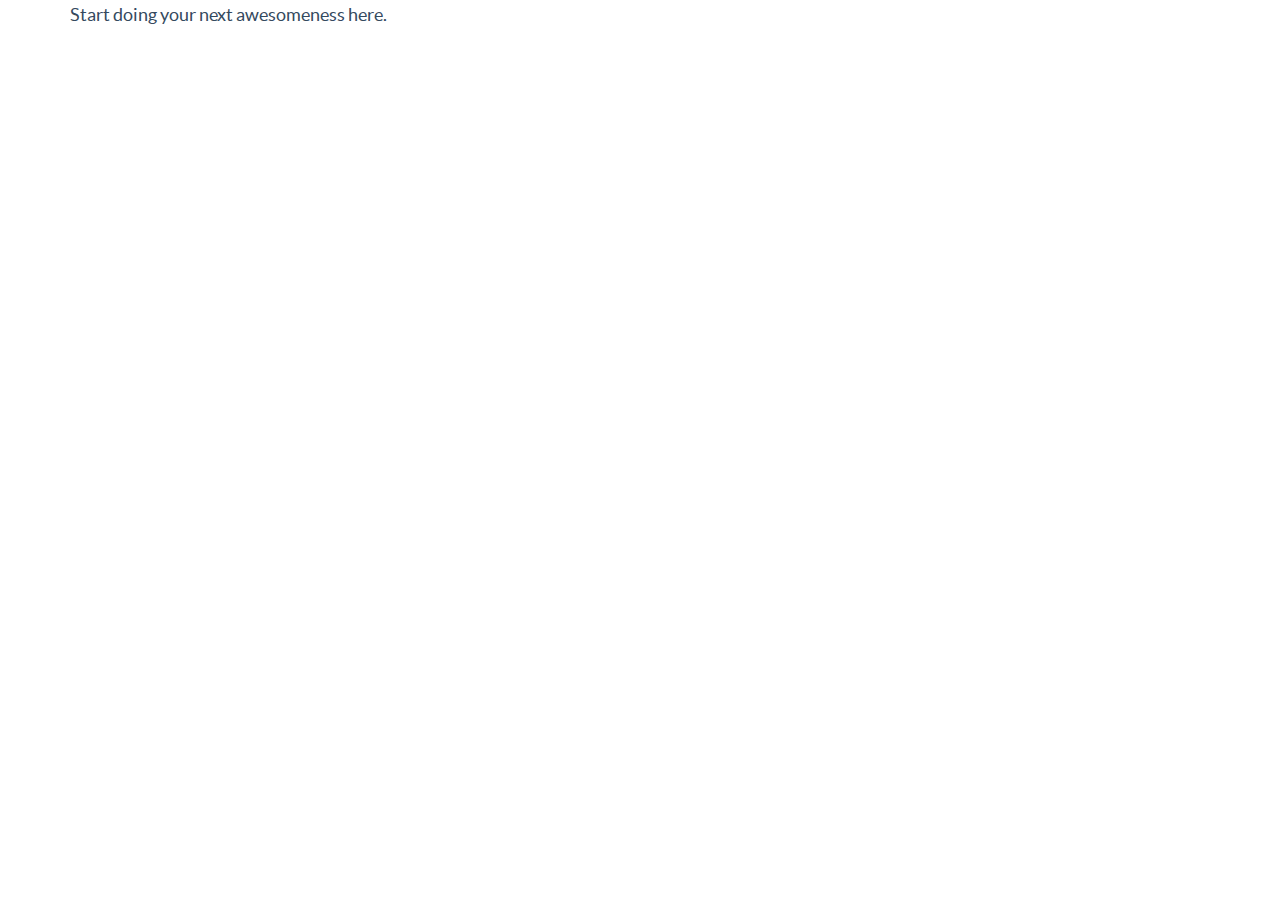
<file: public/Flat-UI-master/template.html>
<!DOCTYPE html>
<html lang="en">
  <head>
    <meta charset="utf-8">
    <title>Flat UI Free</title>
    <meta name="viewport" content="width=device-width, initial-scale=1.0">

    <!-- Loading Bootstrap -->
    <link href="bootstrap/css/bootstrap.css" rel="stylesheet">

    <!-- Loading Flat UI -->
    <link href="css/flat-ui.css" rel="stylesheet">

    <link rel="shortcut icon" href="images/favicon.ico">

    <!-- HTML5 shim, for IE6-8 support of HTML5 elements. All other JS at the end of file. -->
    <!--[if lt IE 9]>
      <script src="js/html5shiv.js"></script>
    <![endif]-->
  </head>
  <body>
    <div class="container">
      Start doing your next awesomeness here.
    </div>
    <!-- /.container -->


    <!-- Load JS here for greater good =============================-->
    <script src="js/jquery-1.8.3.min.js"></script>
    <script src="js/jquery-ui-1.10.3.custom.min.js"></script>
    <script src="js/jquery.ui.touch-punch.min.js"></script>
    <script src="js/bootstrap.min.js"></script>
    <script src="js/bootstrap-select.js"></script>
    <script src="js/bootstrap-switch.js"></script>
    <script src="js/flatui-checkbox.js"></script>
    <script src="js/flatui-radio.js"></script>
    <script src="js/jquery.tagsinput.js"></script>
    <script src="js/jquery.placeholder.js"></script>
  </body>
</html>
</file>
<file: public/Flat-UI-master/css/flat-ui.css>
@font-face {
  font-family: 'Lato';
  src: url('../fonts/lato/lato-black-webfont.eot');
  src: url('../fonts/lato/lato-black-webfont.eot?#iefix') format('embedded-opentype'), url('../fonts/lato/lato-black-webfont.woff') format('woff'), url('../fonts/lato/lato-black-webfont.ttf') format('truetype'), url('../fonts/lato/lato-black-webfont.svg#latoblack') format('svg');
  font-weight: 900;
  font-style: normal;
}
@font-face {
  font-family: 'Lato';
  src: url('../fonts/lato/lato-bold-webfont.eot');
  src: url('../fonts/lato/lato-bold-webfont.eot?#iefix') format('embedded-opentype'), url('../fonts/lato/lato-bold-webfont.woff') format('woff'), url('../fonts/lato/lato-bold-webfont.ttf') format('truetype'), url('../fonts/lato/lato-bold-webfont.svg#latobold') format('svg');
  font-weight: bold;
  font-style: normal;
}
@font-face {
  font-family: 'Lato';
  src: url('../fonts/lato/lato-bolditalic-webfont.eot');
  src: url('../fonts/lato/lato-bolditalic-webfont.eot?#iefix') format('embedded-opentype'), url('../fonts/lato/lato-bolditalic-webfont.woff') format('woff'), url('../fonts/lato/lato-bolditalic-webfont.ttf') format('truetype'), url('../fonts/lato/lato-bolditalic-webfont.svg#latobold_italic') format('svg');
  font-weight: bold;
  font-style: italic;
}
@font-face {
  font-family: 'Lato';
  src: url('../fonts/lato/lato-italic-webfont.eot');
  src: url('../fonts/lato/lato-italic-webfont.eot?#iefix') format('embedded-opentype'), url('../fonts/lato/lato-italic-webfont.woff') format('woff'), url('../fonts/lato/lato-italic-webfont.ttf') format('truetype'), url('../fonts/lato/lato-italic-webfont.svg#latoitalic') format('svg');
  font-weight: normal;
  font-style: italic;
}
@font-face {
  font-family: 'Lato';
  src: url('../fonts/lato/lato-light-webfont.eot');
  src: url('../fonts/lato/lato-light-webfont.eot?#iefix') format('embedded-opentype'), url('../fonts/lato/lato-light-webfont.woff') format('woff'), url('../fonts/lato/lato-light-webfont.ttf') format('truetype'), url('../fonts/lato/lato-light-webfont.svg#latolight') format('svg');
  font-weight: 300;
  font-style: normal;
}
@font-face {
  font-family: 'Lato';
  src: url('../fonts/lato/lato-regular-webfont.eot');
  src: url('../fonts/lato/lato-regular-webfont.eot?#iefix') format('embedded-opentype'), url('../fonts/lato/lato-regular-webfont.woff') format('woff'), url('../fonts/lato/lato-regular-webfont.ttf') format('truetype'), url('../fonts/lato/lato-regular-webfont.svg#latoregular') format('svg');
  font-weight: normal;
  font-style: normal;
}
@font-face {
  font-family: 'Flat-UI-Icons';
  src: url('../fonts/Flat-UI-Icons.eot');
  src: url('../fonts/Flat-UI-Icons.eot?#iefix') format('embedded-opentype'), url('../fonts/Flat-UI-Icons.woff') format('woff'), url('../fonts/Flat-UI-Icons.ttf') format('truetype'), url('../fonts/Flat-UI-Icons.svg#Flat-UI-Icons') format('svg');
  font-weight: normal;
  font-style: normal;
}
/* Use the following CSS code if you want to use data attributes for inserting your icons */
[data-icon]:before {
  font-family: 'Flat-UI-Icons';
  content: attr(data-icon);
  speak: none;
  font-weight: normal;
  font-variant: normal;
  text-transform: none;
  -webkit-font-smoothing: antialiased;
}
/* Use the following CSS code if you want to have a class per icon */
/*
Instead of a list of all class selectors,
you can use the generic selector below, but it's slower:
[class*="fui-"] {
*/
.fui-arrow-right,
.fui-arrow-left,
.fui-cmd,
.fui-check-inverted,
.fui-heart,
.fui-location,
.fui-plus,
.fui-check,
.fui-cross,
.fui-list,
.fui-new,
.fui-video,
.fui-photo,
.fui-volume,
.fui-time,
.fui-eye,
.fui-chat,
.fui-search,
.fui-user,
.fui-mail,
.fui-lock,
.fui-gear,
.fui-radio-unchecked,
.fui-radio-checked,
.fui-checkbox-unchecked,
.fui-checkbox-checked,
.fui-calendar-solid,
.fui-pause,
.fui-play,
.fui-check-inverted-2 {
  display: inline-block;
  font-family: 'Flat-UI-Icons';
  speak: none;
  font-style: normal;
  font-weight: normal;
  font-variant: normal;
  text-transform: none;
  -webkit-font-smoothing: antialiased;
}
.fui-arrow-right:before {
  content: "\e02c";
}
.fui-arrow-left:before {
  content: "\e02d";
}
.fui-cmd:before {
  content: "\e02f";
}
.fui-check-inverted:before {
  content: "\e006";
}
.fui-heart:before {
  content: "\e007";
}
.fui-location:before {
  content: "\e008";
}
.fui-plus:before {
  content: "\e009";
}
.fui-check:before {
  content: "\e00a";
}
.fui-cross:before {
  content: "\e00b";
}
.fui-list:before {
  content: "\e00c";
}
.fui-new:before {
  content: "\e00d";
}
.fui-video:before {
  content: "\e00e";
}
.fui-photo:before {
  content: "\e00f";
}
.fui-volume:before {
  content: "\e010";
}
.fui-time:before {
  content: "\e011";
}
.fui-eye:before {
  content: "\e012";
}
.fui-chat:before {
  content: "\e013";
}
.fui-search:before {
  content: "\e01c";
}
.fui-user:before {
  content: "\e01d";
}
.fui-mail:before {
  content: "\e01e";
}
.fui-lock:before {
  content: "\e01f";
}
.fui-gear:before {
  content: "\e024";
}
.fui-radio-unchecked:before {
  content: "\e02b";
}
.fui-radio-checked:before {
  content: "\e032";
}
.fui-checkbox-unchecked:before {
  content: "\e033";
}
.fui-checkbox-checked:before {
  content: "\e034";
}
.fui-calendar-solid:before {
  content: "\e022";
}
.fui-pause:before {
  content: "\e03b";
}
.fui-play:before {
  content: "\e03c";
}
.fui-check-inverted-2:before {
  content: "\e000";
}
.dropdown-arrow-inverse {
  border-bottom-color: #34495e !important;
  border-top-color: #34495e !important;
}
body {
  font-family: "Lato", Helvetica, Arial, sans-serif;
  font-size: 18px;
  line-height: 1.72222;
  color: #34495e;
  background-color: #ffffff;
}
a {
  /*color: #16a085;*/
  text-decoration: none;
  -webkit-transition: 0.25s;
  transition: 0.25s;
}
a:hover,
a:focus {
  color: #1abc9c;
  text-decoration: none;
}
.img-rounded {
  border-radius: 6px;
}
.img-comment {
  font-size: 20px;
  line-height: 1.72222;
  font-style: italic;
  margin: 24px 0;
}
p {
  font-size: 18px;
  line-height: 1.72222;
  margin: 0 0 15px;
}
.lead {
  margin-bottom: 30px;
  font-size: 28px;
  line-height: 1.46428571;
  font-weight: 300;
}
@media (min-width: 768px) {
  .lead {
    font-size: 30.006px;
  }
}
small,
.small {
  font-size: 83%;
  line-height: 2.067;
}
.text-muted {
  color: #bdc3c7;
}
.text-inverse {
  color: #ffffff;
}
.text-primary {
  color: #1abc9c;
}
.text-primary:hover {
  color: #15967d;
}
.text-warning {
  color: #f1c40f;
}
.text-warning:hover {
  color: #c19d0c;
}
.text-danger {
  color: #e74c3c;
}
.text-danger:hover {
  color: #b93d30;
}
.text-success {
  color: #2ecc71;
}
.text-success:hover {
  color: #25a35a;
}
.text-info {
  color: #3498db;
}
.text-info:hover {
  color: #2a7aaf;
}
h1,
h2,
h3,
h4,
h5,
h6,
.h1,
.h2,
.h3,
.h4,
.h5,
.h6 {
  font-family: "Lato", Helvetica, Arial, sans-serif;
  font-weight: 700;
  line-height: 1.1;
  color: inherit;
}
h1 small,
h2 small,
h3 small,
h4 small,
h5 small,
h6 small,
.h1 small,
.h2 small,
.h3 small,
.h4 small,
.h5 small,
.h6 small {
  color: #e7e9ec;
}
h1,
h2,
h3 {
  margin-top: 30px;
  margin-bottom: 15px;
}
h4,
h5,
h6 {
  margin-top: 15px;
  margin-bottom: 15px;
}
h6 {
  font-weight: normal;
}
h1,
.h1 {
  font-size: 61px;
}
h2,
.h2 {
  font-size: 53px;
}
h3,
.h3 {
  font-size: 40px;
}
h4,
.h4 {
  font-size: 29px;
}
h5,
.h5 {
  font-size: 29px;
}
h6,
.h6 {
  font-size: 24px;
}
.page-header {
  padding-bottom: 14px;
  margin: 60px 0 30px;
  border-bottom: 1px solid #e7e9ec;
}
ul,
ol {
  margin-bottom: 15px;
}
dl {
  margin-bottom: 30px;
}
dt,
dd {
  line-height: 1.72222;
}
@media (min-width: 768px) {
  .dl-horizontal dt {
    width: 160px;
  }
  .dl-horizontal dd {
    margin-left: 180px;
  }
}
abbr[title],
abbr[data-original-title] {
  border-bottom: 1px dotted #bdc3c7;
}
blockquote {
  border-left: 3px solid #e7e9ec;
  padding: 0 0 0 16px;
  margin: 0 0 30px;
}
blockquote p {
  font-size: 20px;
  line-height: 1.55;
  font-weight: normal;
  margin-bottom: .4em;
}
blockquote small {
  font-size: 18px;
  line-height: 1.72222;
  font-style: italic;
  color: inherit;
}
blockquote small:before {
  content: "";
}
blockquote.pull-right {
  padding-right: 16px;
  padding-left: 0;
  border-right: 3px solid #e7e9ec;
  border-left: 0;
}
blockquote.pull-right small:after {
  content: "";
}
address {
  margin-bottom: 30px;
  line-height: 1.72222;
}
code,
kdb,
pre,
samp {
  font-family: Monaco, Menlo, Consolas, "Courier New", monospace;
}
code {
  font-size: 75%;
  color: #c7254e;
  background-color: #f9f2f4;
  border-radius: 4px;
}
pre {
  padding: 8px;
  margin: 0 0 15px;
  font-size: 13px;
  line-height: 1.72222;
  color: inherit;
  background-color: #ffffff;
  border: 2px solid #e7e9ec;
  border-radius: 6px;
  white-space: pre;
}
.pre-scrollable {
  max-height: 340px;
}
.btn {
  border: none;
  font-size: 15px;
  font-weight: normal;
  line-height: 1.4;
  border-radius: 4px;
  padding: 10px 15px;
  -webkit-font-smoothing: subpixel-antialiased;
  -webkit-transition: 0.25s linear;
  transition: 0.25s linear;
}
.btn:hover,
.btn:focus {
  color: #ffffff;
}
.btn:active,
.btn.active {
  outline: none;
  -webkit-box-shadow: none;
  box-shadow: none;
}
.btn.disabled,
.btn[disabled],
fieldset[disabled] .btn {
  background-color: #bdc3c7 !important;
  color: rgba(255, 255, 255, 0.75);
  opacity: 0.7;
  filter: alpha(opacity=70);
}
.btn > [class^="fui-"] {
  margin: 0 1px;
  position: relative;
  line-height: 1;
  top: 1px;
}
.btn-xs.btn > [class^="fui-"] {
  font-size: 11px;
  top: 0;
}
.btn-hg.btn > [class^="fui-"] {
  top: 2px;
}
.btn-default {
  color: #ffffff;
  background-color: #bdc3c7;
}
.btn-default:hover,
.btn-default:focus,
.btn-default:active,
.btn-default.active,
.open .dropdown-toggle.btn-default {
  color: #ffffff;
  background-color: #cacfd2;
  border-color: #cacfd2;
}
.btn-default:active,
.btn-default.active,
.open .dropdown-toggle.btn-default {
  background: #a1a6a9;
}
.btn-default.disabled,
.btn-default[disabled],
fieldset[disabled] .btn-default,
.btn-default.disabled:hover,
.btn-default[disabled]:hover,
fieldset[disabled] .btn-default:hover,
.btn-default.disabled:focus,
.btn-default[disabled]:focus,
fieldset[disabled] .btn-default:focus,
.btn-default.disabled:active,
.btn-default[disabled]:active,
fieldset[disabled] .btn-default:active,
.btn-default.disabled.active,
.btn-default[disabled].active,
fieldset[disabled] .btn-default.active {
  background-color: #bdc3c7;
}
.btn-primary {
  color: #ffffff;
  background-color: #1abc9c;
}
.btn-primary:hover,
.btn-primary:focus,
.btn-primary:active,
.btn-primary.active,
.open .dropdown-toggle.btn-primary {
  color: #ffffff;
  background-color: #48c9b0;
  border-color: #48c9b0;
}
.btn-primary:active,
.btn-primary.active,
.open .dropdown-toggle.btn-primary {
  background: #16a085;
}
.btn-primary.disabled,
.btn-primary[disabled],
fieldset[disabled] .btn-primary,
.btn-primary.disabled:hover,
.btn-primary[disabled]:hover,
fieldset[disabled] .btn-primary:hover,
.btn-primary.disabled:focus,
.btn-primary[disabled]:focus,
fieldset[disabled] .btn-primary:focus,
.btn-primary.disabled:active,
.btn-primary[disabled]:active,
fieldset[disabled] .btn-primary:active,
.btn-primary.disabled.active,
.btn-primary[disabled].active,
fieldset[disabled] .btn-primary.active {
  background-color: #1abc9c;
}
.btn-info {
  color: #ffffff;
  background-color: #3498db;
}
.btn-info:hover,
.btn-info:focus,
.btn-info:active,
.btn-info.active,
.open .dropdown-toggle.btn-info {
  color: #ffffff;
  background-color: #5dade2;
  border-color: #5dade2;
}
.btn-info:active,
.btn-info.active,
.open .dropdown-toggle.btn-info {
  background: #2c81ba;
}
.btn-info.disabled,
.btn-info[disabled],
fieldset[disabled] .btn-info,
.btn-info.disabled:hover,
.btn-info[disabled]:hover,
fieldset[disabled] .btn-info:hover,
.btn-info.disabled:focus,
.btn-info[disabled]:focus,
fieldset[disabled] .btn-info:focus,
.btn-info.disabled:active,
.btn-info[disabled]:active,
fieldset[disabled] .btn-info:active,
.btn-info.disabled.active,
.btn-info[disabled].active,
fieldset[disabled] .btn-info.active {
  background-color: #3498db;
}
.btn-danger {
  color: #ffffff;
  background-color: #e74c3c;
}
.btn-danger:hover,
.btn-danger:focus,
.btn-danger:active,
.btn-danger.active,
.open .dropdown-toggle.btn-danger {
  color: #ffffff;
  background-color: #ec7063;
  border-color: #ec7063;
}
.btn-danger:active,
.btn-danger.active,
.open .dropdown-toggle.btn-danger {
  background: #c44133;
}
.btn-danger.disabled,
.btn-danger[disabled],
fieldset[disabled] .btn-danger,
.btn-danger.disabled:hover,
.btn-danger[disabled]:hover,
fieldset[disabled] .btn-danger:hover,
.btn-danger.disabled:focus,
.btn-danger[disabled]:focus,
fieldset[disabled] .btn-danger:focus,
.btn-danger.disabled:active,
.btn-danger[disabled]:active,
fieldset[disabled] .btn-danger:active,
.btn-danger.disabled.active,
.btn-danger[disabled].active,
fieldset[disabled] .btn-danger.active {
  background-color: #e74c3c;
}
.btn-success {
  color: #ffffff;
  background-color: #2ecc71;
}
.btn-success:hover,
.btn-success:focus,
.btn-success:active,
.btn-success.active,
.open .dropdown-toggle.btn-success {
  color: #ffffff;
  background-color: #58d68d;
  border-color: #58d68d;
}
.btn-success:active,
.btn-success.active,
.open .dropdown-toggle.btn-success {
  background: #27ad60;
}
.btn-success.disabled,
.btn-success[disabled],
fieldset[disabled] .btn-success,
.btn-success.disabled:hover,
.btn-success[disabled]:hover,
fieldset[disabled] .btn-success:hover,
.btn-success.disabled:focus,
.btn-success[disabled]:focus,
fieldset[disabled] .btn-success:focus,
.btn-success.disabled:active,
.btn-success[disabled]:active,
fieldset[disabled] .btn-success:active,
.btn-success.disabled.active,
.btn-success[disabled].active,
fieldset[disabled] .btn-success.active {
  background-color: #2ecc71;
}
.btn-warning {
  color: #ffffff;
  background-color: #f1c40f;
}
.btn-warning:hover,
.btn-warning:focus,
.btn-warning:active,
.btn-warning.active,
.open .dropdown-toggle.btn-warning {
  color: #ffffff;
  background-color: #f5d313;
  border-color: #f5d313;
}
.btn-warning:active,
.btn-warning.active,
.open .dropdown-toggle.btn-warning {
  background: #cda70d;
}
.btn-warning.disabled,
.btn-warning[disabled],
fieldset[disabled] .btn-warning,
.btn-warning.disabled:hover,
.btn-warning[disabled]:hover,
fieldset[disabled] .btn-warning:hover,
.btn-warning.disabled:focus,
.btn-warning[disabled]:focus,
fieldset[disabled] .btn-warning:focus,
.btn-warning.disabled:active,
.btn-warning[disabled]:active,
fieldset[disabled] .btn-warning:active,
.btn-warning.disabled.active,
.btn-warning[disabled].active,
fieldset[disabled] .btn-warning.active {
  background-color: #f1c40f;
}
.btn-inverse {
  color: #ffffff;
  background-color: #34495e;
}
.btn-inverse:hover,
.btn-inverse:focus,
.btn-inverse:active,
.btn-inverse.active,
.open .dropdown-toggle.btn-inverse {
  color: #ffffff;
  background-color: #415b76;
  border-color: #415b76;
}
.btn-inverse:active,
.btn-inverse.active,
.open .dropdown-toggle.btn-inverse {
  background: #2c3e50;
}
.btn-inverse.disabled,
.btn-inverse[disabled],
fieldset[disabled] .btn-inverse,
.btn-inverse.disabled:hover,
.btn-inverse[disabled]:hover,
fieldset[disabled] .btn-inverse:hover,
.btn-inverse.disabled:focus,
.btn-inverse[disabled]:focus,
fieldset[disabled] .btn-inverse:focus,
.btn-inverse.disabled:active,
.btn-inverse[disabled]:active,
fieldset[disabled] .btn-inverse:active,
.btn-inverse.disabled.active,
.btn-inverse[disabled].active,
fieldset[disabled] .btn-inverse.active {
  background-color: #34495e;
}
.btn-embossed {
  -webkit-box-shadow: inset 0 -2px 0 rgba(0, 0, 0, 0.15);
  box-shadow: inset 0 -2px 0 rgba(0, 0, 0, 0.15);
}
.btn-embossed.active,
.btn-embossed:active {
  -webkit-box-shadow: inset 0 2px 0 rgba(0, 0, 0, 0.15);
  box-shadow: inset 0 2px 0 rgba(0, 0, 0, 0.15);
}
.btn-wide {
  min-width: 140px;
  padding-left: 30px;
  padding-right: 30px;
}
.btn-link {
  color: #16a085;
}
.btn-link:hover,
.btn-link:focus {
  color: #1abc9c;
  text-decoration: underline;
  background-color: transparent;
}
.btn-link[disabled]:hover,
fieldset[disabled] .btn-link:hover,
.btn-link[disabled]:focus,
fieldset[disabled] .btn-link:focus {
  color: #bdc3c7;
  text-decoration: none;
}
.btn-hg {
  padding: 13px 20px;
  font-size: 22px;
  line-height: 1.227;
  border-radius: 6px;
}
.btn-lg {
  padding: 10px 19px;
  font-size: 17px;
  line-height: 1.471;
  border-radius: 6px;
}
.btn-sm {
  padding: 9px 13px;
  font-size: 13px;
  line-height: 1.385;
  border-radius: 4px;
}
.btn-xs {
  padding: 6px 9px;
  font-size: 12px;
  line-height: 1.083;
  border-radius: 3px;
}
.btn-tip {
  font-weight: 300;
  padding-left: 10px;
  font-size: 92%;
}
.btn-block {
  white-space: normal;
}
.btn-default .caret {
  border-top-color: #ffffff;
}
.btn-primary .caret,
.btn-success .caret,
.btn-warning .caret,
.btn-danger .caret,
.btn-info .caret {
  border-top-color: #ffffff;
}
.dropup .btn-default .caret {
  border-bottom-color: #ffffff;
}
.dropup .btn-primary .caret,
.dropup .btn-success .caret,
.dropup .btn-warning .caret,
.dropup .btn-danger .caret,
.dropup .btn-info .caret {
  border-bottom-color: #ffffff;
}
.btn-group-xs > .btn {
  padding: 6px 9px;
  font-size: 12px;
  line-height: 1.083;
  border-radius: 3px;
}
.btn-group-sm > .btn {
  padding: 9px 13px;
  font-size: 13px;
  line-height: 1.385;
  border-radius: 4px;
}
.btn-group-lg > .btn {
  padding: 10px 19px;
  font-size: 17px;
  line-height: 1.471;
  border-radius: 6px;
}
.btn-group-gh > .btn {
  padding: 13px 20px;
  font-size: 22px;
  line-height: 1.227;
  border-radius: 6px;
}
.btn-group > .btn + .btn {
  margin-left: 0;
}
.btn-group > .btn + .dropdown-toggle {
  border-left: 2px solid rgba(52, 73, 94, 0.15);
  padding-left: 12px;
  padding-right: 12px;
}
.btn-group > .btn + .dropdown-toggle .caret {
  margin-left: 3px;
  margin-right: 3px;
}
.btn-group > .btn.btn-gh + .dropdown-toggle .caret {
  margin-left: 7px;
  margin-right: 7px;
}
.btn-group > .btn.btn-sm + .dropdown-toggle .caret {
  margin-left: 0;
  margin-right: 0;
}
.dropdown-toggle .caret {
  margin-left: 8px;
}
.dropdown-toggle .caret-news {
  margin-left: 8px;
}
.btn-group > .btn,
.btn-group > .dropdown-menu,
.btn-group > .popover {
  font-weight: 400;
}
.btn-group:focus .dropdown-toggle {
  outline: none;
  -webkit-transition: 0.25s;
  transition: 0.25s;
}
.btn-group.open .dropdown-toggle {
  color: rgba(255, 255, 255, 0.75);
  -webkit-box-shadow: none;
  box-shadow: none;
}
.btn-toolbar .btn.active {
  color: #ffffff;
}
.btn-toolbar .btn > [class^="fui-"] {
  font-size: 16px;
  margin: 0 1px;
}
.caret {
  border-width: 8px 6px;
  border-bottom-color: #34495e;
  border-top-color: #34495e;
  border-style: solid;
  border-bottom-style: none;
  -webkit-transition: 0.25s;
  transition: 0.25s;
  -webkit-transform: scale(1.001);
  -ms-transform: scale(1.001);
  transform: scale(1.001);
}

.caret-news {
  border-width: 8px 6px;
  border-bottom-color: #34495e;
  border-top-color: #34495e;
  border-style: solid;
  border-bottom-style: none;
  -webkit-transition: 0.25s;
  transition: 0.25s;
  -webkit-transform: scale(1.001);
  -ms-transform: scale(1.001);
  transform: scale(1.001);
}

.dropup .caret,
.dropup .btn-lg .caret,
.navbar-fixed-bottom .dropdown .caret {
  border-bottom-width: 8px;
}
.btn-lg .caret {
  border-top-width: 8px;
  border-right-width: 6px;
  border-left-width: 6px;
}
.navbar {
  font-size: 16px;
  border-radius: 6px;
  border: none;
}
.navbar .navbar-brand {
  border-radius: 6px 0 0 6px;
  color: #526476;
  font-size: 24px;
  line-height: 29.55px;
  font-weight: 700;
  padding: 23px 28px 24px 17px;
  text-shadow: none;
  display: inline-block;
}
.navbar .navbar-brand:hover,
.navbar .navbar-brand:focus {
  color: #1abc9c;
}
.navbar .navbar-brand[class*="fui-"] {
  font-weight: normal;
}
.navbar .navbar-brand small {
  line-height: 1;
}
.navbar .nav {
  margin-right: 0;
  display: inline-block;
  float: left;
}
.navbar .nav > li {
  position: relative;
  display: inline-block;
}
.navbar .nav > li:hover > ul {
  opacity: 1;
  top: 100%;
  visibility: visible;
  z-index: 100;
  -webkit-transform: scale(1, 1);
  display: block\9;
}
.navbar .nav > li.active > a,
.navbar .nav > li.active > a:hover,
.navbar .nav > li.active > a:focus {
  background: none;
  color: #1abc9c;
  -webkit-box-shadow: none;
  box-shadow: none;
}
.navbar .nav > li:first-child {
  border-radius: 6px 6px 0 0;
}
.navbar .nav > li:last-child {
  border-radius: 0 0 6px 6px;
}
.navbar .nav > li > ul {
  padding-top: 13px;
  top: 80%;
  padding-left: 0;
}
.navbar .nav > li > ul:before {
  content: "";
  border-style: solid;
  border-width: 0 9px 9px 9px;
  border-color: transparent transparent #34495e transparent;
  height: 0;
  position: absolute;
  left: 15px;
  top: 5px;
  width: 0;
  -webkit-transform: rotate(360deg);
}
.navbar .nav > li > ul li:hover ul {
  opacity: 1;
  -webkit-transform: scale(1, 1);
  visibility: visible;
  display: block\9;
}
.navbar .nav > li > ul li ul {
  left: 100%;
}
.navbar .nav > li > a {
  color: #526476;
  display: inline-block;
  font-weight: 700;
  font-size: 15px;
  line-height: 28px;
  padding: 22px 20px;
  text-shadow: none;
  -webkit-transition: background-color .25s, color .25s, border-bottom-color .25s;
  transition: background-color .25s, color .25s, border-bottom-color .25s;
}
.navbar .nav > li > a:hover,
.navbar .nav > li > a:focus {
  color: #1abc9c;
  background-color: transparent;
}
.navbar .nav > li > a[class*="fui-"] {
  font-size: 24px;
  font-weight: normal;
}
.navbar .nav > li > a > [class*="fui-"] {
  font-size: 24px;
  margin: -4px 0 0;
  position: relative;
  top: 4px;
}
.navbar .nav > li > a > [class*="fui-"] + * {
  margin-left: 12px;
}
.navbar .nav ul {
  border-radius: 4px;
  left: 0;
  list-style-type: none;
  margin-left: 0;
  opacity: 0;
  position: absolute;
  top: 0;
  width: 234px;
  -webkit-transform: scale(1, 0.99);
  -webkit-transform-origin: 0 0;
  visibility: hidden;
  -webkit-transition: 0.25s ease-out;
  transition: 0.25s ease-out;
}
.navbar .nav ul ul {
  left: 95%;
  padding-left: 5px;
}
.navbar .nav ul li {
  background-color: #34495e;
  padding: 0 3px 3px;
  position: relative;
}
.navbar .nav ul li:first-child {
  border-radius: 6px 6px 0 0;
  padding-top: 3px;
}
.navbar .nav ul li:last-child {
  border-radius: 0 0 6px 6px;
}
.navbar .nav ul li.active > a,
.navbar .nav ul li.active > a:hover,
.navbar .nav ul li.active > a:focus {
  background-color: #1abc9c;
  color: #ffffff;
  padding-left: 9px;
  padding-right: 9px;
}
.navbar .nav ul li.active + li > a {
  padding-left: 9px;
  padding-right: 9px;
}
.navbar .nav ul a {
  border-radius: 2px;
  color: #ffffff;
  display: block;
  font-size: 14px;
  padding: 6px 9px;
  text-decoration: none;
}
.navbar .nav ul a:hover {
  background-color: #1abc9c;
}
.navbar .nav.navbar-left li:first-child a {
  border-radius: 6px 0 0 6px;
  border-left: none;
}
.navbar .btn-navbar {
  background: none;
  border: none;
  color: #34495e;
  margin: 18px 15px;
  padding: 3px 15px;
  text-shadow: none;
  display: none;
}
.navbar .btn-navbar:hover,
.navbar .btn-navbar:focus {
  background: none;
  color: #1abc9c;
}
.navbar .btn-navbar:before {
  content: "\e00c";
  font-family: "Flat-UI-Icons";
  font-size: 23px;
  font-style: normal;
  font-weight: normal;
  -webkit-font-smoothing: antialiased;
}
.navbar .btn-navbar .icon-bar {
  display: none;
}
.navbar-default {
  background: #eceef0;
  border: none;
  padding-left: 0;
  padding-right: 0;
  border-radius: 6px;
}
.navbar-inverse {
  background: #34495e;
  font-size: 17px;
}
.navbar-inverse .navbar-brand {
  border-bottom: 2px solid #2c3e50;
  border-right: 2px solid #2c3e50;
  color: #ffffff;
  padding: 10px 28px 11px 32px;
}
.navbar-inverse .btn-navbar {
  color: #ffffff;
  margin: 7px 10px;
}
.navbar-inverse .btn-icon {
  margin: 8px 5px 8px 15px;
}
.navbar-inverse .nav > li:first-child.active > a {
  padding-left: 20px;
}
.navbar-inverse .nav > li:first-child > a {
  border-left: none;
}
.navbar-inverse .nav > li.active > a,
.navbar-inverse .nav > li.active > a:hover,
.navbar-inverse .nav > li.active > a:focus {
  background-color: #1abc9c;
  border-bottom-color: #16a085;
  border-left: none;
  color: #ffffff;
  padding-left: 20px;
}
.navbar-inverse .nav > li.active + li > a {
  border-left: none;
  padding-left: 20px;
}
.navbar-inverse .nav > li > a {
  font-size: 16px;
  border-bottom: 2px solid #2c3e50;
  border-left: 2px solid #2c3e50 !important;
  color: #ffffff;
  padding: 16px 20px 15px;
  line-height: 20px;
}
.navbar-inverse .nav.navbar-right .dropdown-menu {
  left: -100%;
  margin-left: 17px;
}
.navbar-inverse .nav.navbar-right .open > .dropdown-menu:before {
  display: block !important;
}
.navbar-inverse .nav.navbar-right > li > a {
  border-radius: 0 6px 6px 0;
}
.navbar-unread,
.navbar-new {
  font-family: "Lato", Helvetica, Arial, sans-serif;
  background-color: #1abc9c;
  border-radius: 50%;
  color: #ffffff;
  font-size: 0;
  font-weight: 700;
  height: 6px;
  line-height: 14px;
  position: absolute;
  right: 12px;
  text-align: center;
  top: 28px;
  width: 6px;
  z-index: 10;
}
.active .navbar-unread,
.active .navbar-new {
  background-color: #ffffff;
  display: none;
}
.navbar-inverse .navbar-unread,
.navbar-inverse .navbar-new {
  top: 15px;
}
.navbar-new {
  background-color: #e74c3c;
  font-size: 12px;
  line-height: 17px;
  height: 18px;
  margin: -9px -1px;
  min-width: 18px;
  padding: 0 1px;
  width: auto;
  -webkit-font-smoothing: subpixel-antialiased;
}
.navbar.navbar-inverse .nav li.dropdown.open > .dropdown-toggle {
  background-color: #1abc9c;
  border-bottom-color: #16a085;
  color: #ffffff;
}
.navbar.navbar-inverse .nav li.dropdown.open > .dropdown-toggle .caret {
  border-bottom-color: #ffffff !important;
  border-top-color: #ffffff !important;
}
.navbar .nav li.dropdown.open > .dropdown-toggle {
  background: none;
  color: #1abc9c;
}
.navbar .nav li.dropdown.open > .dropdown-toggle .caret {
  border-bottom-color: #1abc9c !important;
  border-top-color: #1abc9c !important;
}
.navbar .nav li.dropdown.open .dropdown-menu {
  opacity: 1;
  top: 100%;
  visibility: visible;
  z-index: 1000;
  -webkit-transform: none;
}
.navbar .nav li.dropdown > .dropdown-toggle {
  outline: none;
}
.navbar .nav li.dropdown > .dropdown-toggle:hover .caret,
.navbar .nav li.dropdown > .dropdown-toggle:focus .caret {
  border-bottom-color: #1abc9c;
  border-top-color: #1abc9c;
}
.navbar .nav li.dropdown > .dropdown-toggle .caret {
  border-left-width: 6px;
  border-right-width: 6px;
  border-top-width: 8px;
  border-bottom-color: #4c6a89;
  border-top-color: #4c6a89;
  margin-left: 10px;
}
.navbar .nav li.dropdown .dropdown-menu {
  background-color: #34495e;
  opacity: 0;
  padding: 0;
  visibility: hidden;
}
.navbar .nav li.dropdown .dropdown-menu:before {
  display: none;
}
.navbar .nav li.dropdown .dropdown-menu:after {
  border-bottom-color: #34495e;
}
.navbar .nav li.dropdown .dropdown-menu > li > a {
  border-radius: 3px;
  color: #ffffff;
  padding: 6px 8px 8px;
}
.navbar .nav li.dropdown .dropdown-menu .divider {
  background-color: #2c3e50;
  border-bottom: none;
  margin: 2px 0 5px;
  padding: 0;
  height: 2px;
}
.navbar.navbar-inverse .navbar-form {
  border-left: 2px solid #2c3e50;
  border-bottom: 2px solid #2c3e50;
  padding: 8px 5px 8px 23px;
}
.navbar.navbar-inverse .navbar-form .input-group-btn .btn {
  background-color: #2c3e50;
  color: #4c6a89 !important;
}
.navbar.navbar-inverse .navbar-form .form-control {
  background-color: #2c3e50;
  color: #ffffff;
}
.navbar.navbar-inverse .navbar-form .form-control:-moz-placeholder {
  color: #819db9;
}
.navbar.navbar-inverse .navbar-form .form-control::-moz-placeholder {
  color: #819db9;
}
.navbar.navbar-inverse .navbar-form .form-control:-ms-input-placeholder {
  color: #819db9;
}
.navbar.navbar-inverse .navbar-form .form-control::-webkit-input-placeholder {
  color: #819db9;
}
.navbar.navbar-inverse .navbar-form .form-control.placeholder {
  color: #819db9;
}
.navbar.navbar-inverse .navbar-form .form-control:focus {
  border-color: #1abc9c;
}
.navbar.navbar-inverse .navbar-form.focus .input-group-btn .btn {
  background-color: #2c3e50 !important;
}
.navbar .navbar-form {
  margin: 0;
  padding: 20px 5px 19px 20px;
  max-width: 229px;
}
.navbar .navbar-form .form-group {
  margin-bottom: 0;
}
.navbar .navbar-form .form-control {
  background-color: #ffffff;
  border: 2px solid transparent;
  color: #526476;
  font-size: 15px;
}
.navbar .navbar-form .form-control:-moz-placeholder {
  color: #798795;
}
.navbar .navbar-form .form-control::-moz-placeholder {
  color: #798795;
}
.navbar .navbar-form .form-control:-ms-input-placeholder {
  color: #798795;
}
.navbar .navbar-form .form-control::-webkit-input-placeholder {
  color: #798795;
}
.navbar .navbar-form .form-control.placeholder {
  color: #798795;
}
.navbar .navbar-form .form-control:focus {
  border-color: #1abc9c;
}
.navbar .navbar-form .input-group-btn .btn {
  border-color: transparent;
  color: #9aa4af;
  font-size: 16px;
}
.navbar.navbar-fixed-bottom .navbar-inner .navbar-form .form-control,
.navbar.navbar-fixed-top .navbar-inner .navbar-form .form-control {
  border-radius: 50px 0 0 50px !important;
}
.navbar.navbar-fixed-bottom .navbar-inner .navbar-form .btn,
.navbar.navbar-fixed-top .navbar-inner .navbar-form .btn {
  border-radius: 0 50px 50px 0;
}
.navbar.navbar-fixed-bottom .nav > li:hover > ul {
  bottom: 100%;
  padding-bottom: 13px;
  top: auto;
}
.navbar.navbar-fixed-bottom .nav > li:hover > ul li:hover ul {
  bottom: 0;
}
.navbar.navbar-fixed-bottom .nav ul {
  bottom: 80%;
  top: auto;
}
.select {
  display: inline-block;
  margin-bottom: 10px;
}
[class*="span"] > .select[class*="span"] {
  margin-left: 0;
}
.select[class*="span"] .btn {
  width: 100%;
}
.select.select-block {
  display: block;
  float: none;
  margin-left: 0;
  width: auto;
}
.select.select-block:before,
.select.select-block:after {
  content: " ";
  /* 1 */

  display: table;
  /* 2 */

}
.select.select-block:after {
  clear: both;
}
.select.select-block .btn {
  width: 100%;
}
.select .btn {
  width: 100%;
}
.select .btn.btn-hg .filter-option {
  left: 20px;
  right: 40px;
  top: 13px;
}
.select .btn.btn-hg .caret {
  right: 20px;
}
.select .btn.btn-lg .filter-option {
  left: 18px;
  right: 38px;
}
.select .btn.btn-sm .filter-option {
  left: 13px;
  right: 33px;
}
.select .btn.btn-sm .caret {
  right: 13px;
}
.select .btn.btn-xs .filter-option {
  left: 13px;
  right: 33px;
  top: 5px;
}
.select .btn.btn-xs .caret {
  right: 13px;
}
.select .btn .filter-option {
  height: 26px;
  left: 13px;
  overflow: hidden;
  position: absolute;
  right: 33px;
  text-align: left;
  top: 10px;
}
.select .btn .filter-option-news {
  height: 26px;
  left: 13px;
  overflow: hidden;
  position: absolute;
  right: 33px;
  text-align: left;
  top: 7px;
  color: black;
  font-size: 14px;
}
.select .btn .filter-option-newslist {
  height: 26px;
  left: 13px;
  overflow: hidden;
  position: absolute;
  right: 33px;
  text-align: left;
  top: 10px;
  font-size: 14px;
  color: #fff;
}
.select .btn .caret {
  position: absolute;
  right: 16px;
  top: 50%;
  margin-top: -3px;
}
.select .btn .caret-news {
  position: absolute;
  right: 16px;
  top: 50%;
  margin-top: -3px;
}
.select .btn .dropdown-toggle {
  border-radius: 6px;
}
.select .btn .dropdown-menu {
  min-width: 100%;
}
.select .btn .dropdown-menu dt {
  cursor: default;
  display: block;
  padding: 3px 20px;
}
.select .btn .dropdown-menu li:not(.disabled) > a:hover small {
  color: rgba(255, 255, 255, 0.004);
}
.select .btn .dropdown-menu li > a {
  min-height: 20px;
}
.select .btn .dropdown-menu li > a.opt {
  padding-left: 35px;
}
.select .btn .dropdown-menu li small {
  padding-left: .5em;
}
.select .btn .dropdown-menu li > dt small {
  font-weight: normal;
}
.select .btn > .disabled,
.select .btn .dropdown-menu li.disabled > a {
  cursor: default;
}
.select .caret {
  border-bottom-color: #ffffff;
  border-top-color: #ffffff;
}
.select .caret-news {
  border-bottom-color: #6a6a6a;
  border-top-color: #6a6a6a;
}
textarea {
  font-size: 20px;
  line-height: 24px;
  padding: 5px 11px;
}
label {
  font-weight: normal;
  line-height: 1.9986363100000002em;
}
.form-control:-moz-placeholder {
  color: #b2bcc5;
}
.form-control::-moz-placeholder {
  color: #b2bcc5;
}
.form-control:-ms-input-placeholder {
  color: #b2bcc5;
}
.form-control::-webkit-input-placeholder {
  color: #b2bcc5;
}
.form-control.placeholder {
  color: #b2bcc5;
}
.form-control {
  border: 2px solid #bdc3c7;
  color: #34495e;
  font-family: "Lato", Helvetica, Arial, sans-serif;
  font-size: 15px;
  padding: 8px 12px;
  height: 42px;
  -webkit-appearance: none;
  border-radius: 6px;
  -webkit-box-shadow: none;
  box-shadow: none;
  -webkit-transition: border .25s linear, color .25s linear, background-color .25s linear;
  transition: border .25s linear, color .25s linear, background-color .25s linear;
}
.form-group.focus .form-control,
.form-control:focus {
  border-color: #1abc9c;
  outline: 0;
  -webkit-box-shadow: none;
  box-shadow: none;
}
.form-control[disabled],
.form-control[readonly],
fieldset[disabled] .form-control {
  background-color: #f4f6f6;
  border-color: #d5dbdb;
  color: #d5dbdb;
  cursor: default;
}
.form-control.flat {
  border-color: transparent;
}
.form-control.flat:hover {
  border-color: #bdc3c7;
}
.form-control.flat:focus {
  border-color: #1abc9c;
}
.input-sm {
  height: 37px;
  padding: 6px 10px;
  font-size: 13px;
  line-height: 1.72222;
  border-radius: 6px;
}
select.input-sm {
  height: 35px;
  line-height: 35px;
}
textarea.input-sm {
  height: auto;
}
.input-lg {
  height: 45px;
  padding: 10px 15px;
  font-size: 17px;
  line-height: 1.72222;
  border-radius: 6px;
}
select.input-lg {
  height: 45px;
  line-height: 45px;
}
textarea.input-lg {
  height: auto;
}
.input-hg {
  height: 53px;
  padding: 10px 16px;
  font-size: 22px;
  line-height: 1.72222;
  border-radius: 6px;
}
select.input-hg {
  height: 53px;
  line-height: 53px;
}
textarea.input-hg {
  height: auto;
}
.has-warning .help-block,
.has-warning .control-label {
  color: #f1c40f;
}
.has-warning .form-control {
  color: #f1c40f;
  border-color: #f1c40f;
  -webkit-box-shadow: none;
  box-shadow: none;
}
.has-warning .form-control:-moz-placeholder {
  color: #f1c40f;
}
.has-warning .form-control::-moz-placeholder {
  color: #f1c40f;
}
.has-warning .form-control:-ms-input-placeholder {
  color: #f1c40f;
}
.has-warning .form-control::-webkit-input-placeholder {
  color: #f1c40f;
}
.has-warning .form-control.placeholder {
  color: #f1c40f;
}
.has-warning .form-control:focus {
  border-color: #f1c40f;
  -webkit-box-shadow: none;
  box-shadow: none;
}
.has-warning .input-group-addon {
  color: #f1c40f;
  border-color: #f1c40f;
  background-color: #ffffff;
}
.has-error .help-block,
.has-error .control-label {
  color: #e74c3c;
}
.has-error .form-control {
  color: #e74c3c;
  border-color: #e74c3c;
  -webkit-box-shadow: none;
  box-shadow: none;
}
.has-error .form-control:-moz-placeholder {
  color: #e74c3c;
}
.has-error .form-control::-moz-placeholder {
  color: #e74c3c;
}
.has-error .form-control:-ms-input-placeholder {
  color: #e74c3c;
}
.has-error .form-control::-webkit-input-placeholder {
  color: #e74c3c;
}
.has-error .form-control.placeholder {
  color: #e74c3c;
}
.has-error .form-control:focus {
  border-color: #e74c3c;
  -webkit-box-shadow: none;
  box-shadow: none;
}
.has-error .input-group-addon {
  color: #e74c3c;
  border-color: #e74c3c;
  background-color: #ffffff;
}
.has-success .help-block,
.has-success .control-label {
  color: #2ecc71;
}
.has-success .form-control {
  color: #2ecc71;
  border-color: #2ecc71;
  -webkit-box-shadow: none;
  box-shadow: none;
}
.has-success .form-control:-moz-placeholder {
  color: #2ecc71;
}
.has-success .form-control::-moz-placeholder {
  color: #2ecc71;
}
.has-success .form-control:-ms-input-placeholder {
  color: #2ecc71;
}
.has-success .form-control::-webkit-input-placeholder {
  color: #2ecc71;
}
.has-success .form-control.placeholder {
  color: #2ecc71;
}
.has-success .form-control:focus {
  border-color: #2ecc71;
  -webkit-box-shadow: none;
  box-shadow: none;
}
.has-success .input-group-addon {
  color: #2ecc71;
  border-color: #2ecc71;
  background-color: #ffffff;
}
.form-group {
  position: relative;
  margin-bottom: 20px;
}
.form-group {
  position: relative;
}
.form-control + .input-icon {
  position: absolute;
  top: 2px;
  right: 2px;
  line-height: 37px;
  vertical-align: middle;
  font-size: 20px;
  
  padding: 0 12px 0 0;
  border-radius: 6px;
}
.input-hg + .input-icon {
  line-height: 49px;
  padding: 0 16px 0 0;
}
.input-lg + .input-icon {
  line-height: 41px;
  padding: 0 15px 0 0;
}
.input-sm + .input-icon {
  font-size: 18px;
  line-height: 30px;
  padding: 0 10px 0 0;
}
.has-success .input-icon {
  color: #2ecc71;
}
.has-warning .input-icon {
  color: #f1c40f;
}
.has-error .input-icon {
  color: #e74c3c;
}
.form-control[disabled] + .input-icon,
.form-control[readonly] + .input-icon,
fieldset[disabled] .form-control + .input-icon,
.form-control.disabled + .input-icon {
  color: #d5dbdb;
  background-color: #f4f6f6;
}
.checkbox,
.radio {
  margin-bottom: 12px;
  padding-left: 32px;
  position: relative;
  -webkit-transition: color 0.25s linear;
  transition: color 0.25s linear;
  font-size: 14px;
  line-height: 1.5;
}
.checkbox input,
.radio input {
  outline: none !important;
  display: none;
}
.checkbox .icons,
.radio .icons {
  color: #bdc3c7;
  display: block;
  height: 20px;
  left: 0;
  position: absolute;
  top: 0;
  width: 20px;
  text-align: center;
  line-height: 21px;
  font-size: 20px;
  cursor: pointer;
  -webkit-transition: color 0.25s linear;
  transition: color 0.25s linear;
}
.checkbox .icons .first-icon,
.radio .icons .first-icon,
.checkbox .icons .second-icon,
.radio .icons .second-icon {
  display: inline-table;
  position: absolute;
  left: 0;
  top: 0;

  margin: 0;
  opacity: 1;
  filter: alpha(opacity=100);
}
.checkbox .icons .second-icon,
.radio .icons .second-icon {
  opacity: 0;
  filter: alpha(opacity=0);
}
.checkbox:hover,
.radio:hover {
  -webkit-transition: color 0.25s linear;
  transition: color 0.25s linear;
}
.checkbox:hover .first-icon,
.radio:hover .first-icon {
  opacity: 0;
  filter: alpha(opacity=0);
}
.checkbox:hover .second-icon,
.radio:hover .second-icon {
  opacity: 1;
  filter: alpha(opacity=100);
}
.checkbox.checked,
.radio.checked {
  color: #1abc9c;
}
.checkbox.checked .first-icon,
.radio.checked .first-icon {
  opacity: 0;
  filter: alpha(opacity=0);
}
.checkbox.checked .second-icon,
.radio.checked .second-icon {
  opacity: 1;
  filter: alpha(opacity=100);
  color: #1abc9c;
  -webkit-transition: color 0.25s linear;
  transition: color 0.25s linear;
}
.checkbox.disabled,
.radio.disabled {
  cursor: default;
  color: #e6e8ea;
}
.checkbox.disabled .icons,
.radio.disabled .icons {
  color: #e6e8ea;
}
.checkbox.disabled .first-icon,
.radio.disabled .first-icon {
  opacity: 1;
  filter: alpha(opacity=100);
}
.checkbox.disabled .second-icon,
.radio.disabled .second-icon {
  opacity: 0;
  filter: alpha(opacity=0);
}
.checkbox.disabled.checked .icons,
.radio.disabled.checked .icons {
  color: #e6e8ea;
}
.checkbox.disabled.checked .first-icon,
.radio.disabled.checked .first-icon {
  opacity: 0;
  filter: alpha(opacity=0);
}
.checkbox.disabled.checked .second-icon,
.radio.disabled.checked .second-icon {
  opacity: 1;
  filter: alpha(opacity=100);
  color: #e6e8ea;
}
.checkbox.primary .icons,
.radio.primary .icons {
  color: #34495e;
}
.checkbox.primary.checked,
.radio.primary.checked {
  color: #1abc9c;
}
.checkbox.primary.checked .icons,
.radio.primary.checked .icons {
  color: #1abc9c;
}
.checkbox.primary.disabled,
.radio.primary.disabled {
  cursor: default;
  color: #bdc3c7;
}
.checkbox.primary.disabled .icons,
.radio.primary.disabled .icons {
  color: #bdc3c7;
}
.checkbox.primary.disabled.checked .icons,
.radio.primary.disabled.checked .icons {
  color: #bdc3c7;
}
.radio + .radio,
.checkbox + .checkbox {
  margin-top: 10px;
}
.tagsinput {
  background: white;
  border: 2px solid #1abc9c;
  border-radius: 6px;
  height: 100px;
  margin-bottom: 18px;
  padding: 6px 1px 1px 6px;
  overflow-y: auto;
  text-align: left;
}
.tagsinput .tag {
  border-radius: 4px;
  background-color: #1abc9c;
  color: #ffffff;
  font-size: 14px;
  cursor: pointer;
  display: inline-block;
  margin-right: 5px;
  margin-bottom: 5px;
  overflow: hidden;
  line-height: 15px;
  padding: 6px 13px 8px 19px;
  position: relative;
  vertical-align: middle;
  -webkit-transition: 0.25s linear;
  transition: 0.25s linear;
}
.tagsinput .tag:hover {
  background-color: #16a085;
  color: #ffffff;
  padding-left: 12px;
  padding-right: 20px;
}
.tagsinput .tag:hover .tagsinput-remove-link {
  color: #ffffff;
  opacity: 1;
  display: block\9;
}
.tagsinput input {
  background: transparent;
  border: none;
  color: #34495e;
  font-family: "Lato", Helvetica, Arial, sans-serif;
  font-size: 14px;
  margin: 0px;
  padding: 0 0 0 5px;
  outline: none !important;
  margin: 6px 5px 0 0;
  vertical-align: top;
  width: 12px;
}
.tagsinput-remove-link {
  bottom: 0;
  color: #ffffff;
  cursor: pointer;
  font-size: 12px;
  opacity: 0;
  padding: 7px 7px 5px 0;
  position: absolute;
  right: 0;
  text-align: right;
  text-decoration: none;
  top: 0;
  width: 100%;
  z-index: 2;
  display: none\9;
}
.tagsinput-remove-link:before {
  color: #ffffff;
  content: "\e00b";
  font-family: "Flat-UI-Icons";
}
.tagsinput-add-container {
  vertical-align: middle;
  display: inline-block;
}
.tagsinput-add {
  background-color: #d6dbdf;
  border-radius: 3px;
  color: #ffffff;
  cursor: pointer;
  display: inline-block;
  font-size: 14px;
  line-height: 1;
  margin-bottom: 5px;
  padding: 7px 9px;
  vertical-align: top;
  -webkit-transition: 0.25s linear;
  transition: 0.25s linear;
}
.tagsinput-add:hover {
  background-color: #1abc9c;
}
.tagsinput-add:before {
  content: "\e009";
  font-family: "Flat-UI-Icons";
}
.tags_clear {
  clear: both;
  width: 100%;
  height: 0px;
}
.not_valid {
  background: #fbd8db !important;
  color: #90111a !important;
  margin-left: 5px !important;
}
.progress {
  background: #ebedef;
  border-radius: 32px;
  height: 12px;
  -webkit-box-shadow: none;
  box-shadow: none;
}
.progress-bar {
  background: #1abc9c;
  -webkit-box-shadow: none;
  box-shadow: none;
}
.progress-bar-success {
  background-color: #2ecc71;
}
.progress-bar-warning {
  background-color: #f1c40f;
}
.progress-bar-danger {
  background-color: #e74c3c;
}
.progress-bar-info {
  background-color: #3498db;
}
.ui-slider {
  background: #ebedef;
  border-radius: 32px;
  height: 12px;
  -webkit-box-shadow: none;
  box-shadow: none;
  margin-bottom: 20px;
  position: relative;
}
.ui-slider-handle {
  background-color: #16a085;
  border-radius: 50%;
  cursor: pointer;
  height: 18px;
  margin-left: -9px;
  position: absolute;
  top: -3px;
  width: 18px;
  z-index: 2;
  -webkit-transition: background 0.25s;
  transition: background 0.25s;
}
.ui-slider-handle[style*='100'] {
  margin-left: -15px;
}
.ui-slider-handle:hover,
.ui-slider-handle:focus {
  background-color: #48c9b0;
  outline: none;
}
.ui-slider-handle:active {
  background-color: #16a085;
}
.ui-slider-range {
  background-color: #1abc9c;
  border-radius: 30px 0 0 30px;
  display: block;
  height: 100%;
  position: absolute;
  z-index: 1;
}
.ui-slider-segment {
  background-color: #d9dbdd;
  border-radius: 50%;
  float: left;
  height: 6px;
  margin: 3px -6px 0 0;
  width: 6px;
}
.ui-slider-value {
  float: right;
  font-size: 13px;
  margin-top: 12px;
}
.ui-slider-value.first {
  clear: left;
  float: left;
}
.pager {
  background-color: #34495e;
  border-radius: 6px;
  color: #ffffff;
  font-size: 16px;
  font-weight: 700;
  display: inline-block;
}
.pager li:first-child > a,
.pager li:first-child > span {
  border-left: none;
  border-radius: 6px 0 0 6px;
}
.pager li > a,
.pager li > span {
  background: none;
  border: none;
  border-left: 2px solid #2c3e50;
  color: #ffffff;
  padding: 9px 15px 10px;
  text-decoration: none;
  white-space: nowrap;
  border-radius: 0 6px 6px 0;
  line-height: 1.313;
}
.pager li > a:hover,
.pager li > span:hover,
.pager li > a:focus,
.pager li > span:focus {
  background-color: #2c3e50;
}
.pager li > a:active,
.pager li > span:active {
  background-color: #2c3e50;
}
.pager li > a [class*="fui-"] + span,
.pager li > span [class*="fui-"] + span {
  margin-left: 8px;
}
.pager li > a span + [class*="fui-"],
.pager li > span span + [class*="fui-"] {
  margin-left: 8px;
}
.pagination {
  position: relative;
}
.pagination ul {
  background: #d6dbdf;
  color: #ffffff;
  padding: 0;
  margin: 0;
  display: inline-block;
  border-radius: 6px;
}
.pagination ul li {
  display: inline-block;
  margin-right: -3px;
  vertical-align: middle;
}
.pagination ul li:first-child {
  border-radius: 6px 0 0 6px;
}
.pagination ul li:first-child.previous + li > a,
.pagination ul li:first-child.previous + li > span {
  border-left-width: 5px;
}
.pagination ul li:last-child {
  border-radius: 0 6px 6px 0;
  margin-right: 0;
}
.pagination ul li.previous > a,
.pagination ul li.next > a,
.pagination ul li.previous > span,
.pagination ul li.next > span {
  background: transparent;
  border: none;
  border-right: 2px solid #e4e7ea;
  font-size: 16px;
  margin: 0 9px 0 0;
  padding: 12px 17px;
  border-radius: 6px 0 0 6px;
}
.pagination ul li.previous > a,
.pagination ul li.next > a,
.pagination ul li.previous > span,
.pagination ul li.next > span,
.pagination ul li.previous > a:hover,
.pagination ul li.next > a:hover,
.pagination ul li.previous > span:hover,
.pagination ul li.next > span:hover,
.pagination ul li.previous > a:focus,
.pagination ul li.next > a:focus,
.pagination ul li.previous > span:focus,
.pagination ul li.next > span:focus {
  border-color: #e4e7ea !important;
}
@media (max-width: 480px) {
  .pagination ul li.previous > a,
  .pagination ul li.next > a,
  .pagination ul li.previous > span,
  .pagination ul li.next > span {
    margin-right: 0;
  }
}
.pagination ul li.next {
  margin-left: 9px;
}
.pagination ul li.next > a,
.pagination ul li.next > span {
  border-left: 2px solid #e4e7ea;
  border-right: none;
  margin: 0;
  border-radius: 0 6px 6px 0;
}
.pagination ul li.active > a,
.pagination ul li.active > span {
  background-color: #ffffff;
  border-color: #ffffff;
  border-width: 2px !important;
  color: #d6dbdf;
  margin: 10px 5px 9px;
}
.pagination ul li.active > a:hover,
.pagination ul li.active > span:hover,
.pagination ul li.active > a:focus,
.pagination ul li.active > span:focus {
  background-color: #ffffff;
  border-color: #ffffff;
  color: #d6dbdf;
}
.pagination ul li.active.previous,
.pagination ul li.active.next {
  border-color: #e4e7ea;
}
.pagination ul li.active.previous {
  margin-right: 6px;
}
.pagination ul li > a,
.pagination ul li > span {
  display: inline-block;
  background: #ffffff;
  border: 5px solid #d6dbdf;
  color: #ffffff;
  font-size: 14px;
  line-height: 16px;
  margin: 7px 2px 6px;
  min-width: 0;
  min-height: 16px;
  padding: 0 4px;
  border-radius: 50px;
  -webkit-transition: background .2s ease-out, border-color 0s ease-out, color .2s ease-out;
  transition: background .2s ease-out, border-color 0s ease-out, color .2s ease-out;
}
.pagination ul li > a:hover,
.pagination ul li > span:hover,
.pagination ul li > a:focus,
.pagination ul li > span:focus {
  background-color: #1abc9c;
  border-color: #1abc9c;
  color: #ffffff;
  -webkit-transition: background .2s ease-out, border-color .2s ease-out, color .2s ease-out;
  transition: background .2s ease-out, border-color .2s ease-out, color .2s ease-out;
}
.pagination ul li > a:active,
.pagination ul li > span:active {
  background-color: #16a085;
  border-color: #16a085;
}
.pagination > .btn.previous,
.pagination > .btn.next {
  margin-right: 8px;
  font-size: 14px;
  line-height: 1.429;
  padding-left: 23px;
  padding-right: 23px;
}
.pagination > .btn.previous [class*="fui-"],
.pagination > .btn.next [class*="fui-"] {
  font-size: 16px;
  margin-left: -2px;
  margin-top: -2px;
}
.pagination > .btn.next {
  margin-left: 8px;
  margin-right: 0;
}
.pagination > .btn.next [class*="fui-"] {
  margin-right: -2px;
  margin-left: 4px;
}
.tooltip {
  font-size: 14px;
  line-height: 1.286;
}
.tooltip.in {
  opacity: 1;
}
.tooltip.top {
  padding-bottom: 9px;
}
.tooltip.top .tooltip-arrow {
  border-top-color: #34495e;
  border-width: 9px 9px 0;
  bottom: 0;
  margin-left: -9px;
}
.tooltip.right .tooltip-arrow {
  border-right-color: #34495e;
  border-width: 9px 9px 9px 0;
  margin-top: -9px;
  left: -3px;
}
.tooltip.bottom {
  padding-top: 8px;
}
.tooltip.bottom .tooltip-arrow {
  border-bottom-color: #34495e;
  border-width: 0 9px 9px;
  margin-left: -9px;
  top: -1px;
}
.tooltip.left .tooltip-arrow {
  border-left-color: #34495e;
  border-width: 9px 0 9px 9px;
  margin-top: -9px;
  right: -3px;
}
.tooltip-inner {
  background-color: #34495e;
  line-height: 1.286;
  padding: 12px 12px;
  text-align: center;
  width: 183px;
  border-radius: 6px;
}
.dropdown-menu {
  background-color: #f3f4f5;
  border: none;
  display: block;
  margin-top: 8px;
  opacity: 0;
  padding: 0;
  visibility: hidden;
  width: 100%;
  -webkit-box-shadow: none;
  box-shadow: none;
  -webkit-transition: 0.25s;
  transition: 0.25s;
}
.dropdown-menu.typeahead {
  display: none;
  opacity: 1;
  visibility: visible;
  width: auto;
  margin-top: 5px;
  border: 2px solid #1abc9c;
  padding: 5px 0;
  background-color: #ffffff;
  border-radius: 6px;
}
.dropdown-menu.typeahead li a {
  padding: 6px 14px;
}
.dropdown-menu.typeahead li:first-child a,
.dropdown-menu.typeahead li:last-child a {
  padding: 6px 14px;
  border-radius: 0;
}
.open > .dropdown-menu {
    margin-top: 18px !important;
    opacity: 1;
    visibility: visible;
    overflow: hidden;
    max-height: 350px;
}
.dropdown-menu li:first-child dt + a {
  border-radius: 0;
}
.dropdown-menu li:first-child > a {
  border-radius: 6px 6px 0 0;
  padding-top: 8px;
}
.dropdown-menu li:last-child > a {
  border-radius: 0 0 6px 6px;
  padding-bottom: 10px;
}
.dropdown-menu li.active > a,
.dropdown-menu li.selected > a,
.dropdown-menu li.active > a.highlighted,
.dropdown-menu li.selected > a.highlighted {
  background: #1abc9c;
  color: #ffffff;
}
.dropdown-menu li.active > a:hover,
.dropdown-menu li.selected > a:hover,
.dropdown-menu li.active > a.highlighted:hover,
.dropdown-menu li.selected > a.highlighted:hover,
.dropdown-menu li.active > a:focus,
.dropdown-menu li.selected > a:focus,
.dropdown-menu li.active > a.highlighted:focus,
.dropdown-menu li.selected > a.highlighted:focus {
  background: #16a085;
  color: #ffffff;
}
.dropdown-menu li > a {
  color: rgba(52, 73, 94, 0.75);
  padding: 6px 15px 8px;
  text-decoration: none;
  -webkit-transition: background-color 0.25s;
  transition: background-color 0.25s;
}
.dropdown-menu li > a:before,
.dropdown-menu li > a:after {
  content: " ";
  /* 1 */

  display: table;
  /* 2 */

}
.dropdown-menu li > a:after {
  clear: both;
}
.dropdown-menu li > a:hover,
.dropdown-menu li > a:active,
.dropdown-menu li > a:focus {
  background: #e1e4e7;
  color: inherit;
  outline: none;
}
.dropdown-menu li > a.highlighted {
  background: #c9cfd4;
  color: #ffffff;
}
.dropdown-menu li > a.highlighted:hover,
.dropdown-menu li > a.highlighted:focus {
  background: #bac1c8;
  color: #ffffff;
}
.dropdown-menu li > a:before {
  float: right;
  margin-top: 3px;
}
.dropdown-menu li dt {
  font-weight: 300;
  margin-bottom: 3px;
  margin-top: 12px;
  padding: 0 15px;
}
@media (max-width: 480px) {
  .dropdown-menu {
    border-radius: 0 0 6px 6px !important;
  }
}
.dropup .dropdown-menu,
.navbar-fixed-bottom .dropdown .dropdown-menu {
  margin-bottom: 8px;
}
.dropup .dropdown-arrow,
.navbar-fixed-bottom .dropdown .dropdown-arrow {
  border-bottom: none;
  border-top: 8px outset #f3f4f5;
  bottom: 100%;
  top: auto;
}
.navbar-fixed-bottom .nav > li > ul:before {
  border-bottom: none;
  border-top: 9px outset #34495e;
  bottom: 4px;
  top: auto;
}
.open.dropup > .dropdown-menu {
  margin-bottom: 18px;
}
.open.dropup > .dropdown-arrow {
  margin-bottom: 10px;
}
.open.dropup > .dropdown-arrow.dropdown-arrow-inverse {
  border-top-color: #34495e;
}
.open > .dropdown-arrow {
  margin-top: 9px;
  opacity: 1;
}
.dropdown-arrow {
  border-style: solid;
  border-width: 0 9px 9px 9px;
  border-color: transparent transparent #f3f4f5 transparent;
  height: 0;
  margin-top: 0;
  opacity: 0;
  position: absolute;
  right: 13px;
  top: 100%;
  width: 0;
  z-index: 10;
  -webkit-transform: rotate(360deg);
  -webkit-transition: 0.25s;
  transition: 0.25s;
}
.dropdown-inverse {
  background-color: #34495e;
  color: #cccccc;
  padding: 4px 0 6px;
}

.dropdown-inverse li {
  margin: 0 4px -2px;
}
.dropdown-newslist{
  font-size: 13px;
  background-color: #0c866c;
  color: #cccccc;
  padding: 4px 0 6px;
}
.dropdown-inverse li:first-child > a,
.dropdown-inverse li:last-child > a {
  border-radius: 2px;
  padding-bottom: 7px;
  padding-top: 5px;
}
.dropdown-inverse li:first-child dt + a,
.dropdown-inverse li:last-child dt + a {
  border-radius: 2px;
}
.dropdown-inverse li.active > a,
.dropdown-inverse li.selected > a {
  background: #1abc9c;
  color: #ffffff;
  position: relative;
  z-index: 1;
}

.dropdown-inverse li.selected > .news-thumb-pos {
  background: #2c82ba;
  color: #ffffff;
  position: relative;
  z-index: 1;
}

.dropdown-inverse li dt {
  padding-left: 11px;
  padding-right: 11px;
}
.dropdown-inverse li .divider {
  margin-left: 11px;
  margin-right: 11px;
}
.dropdown-inverse li > a {
  border-radius: 2px;
  color: #ffffff;
  padding: 5px 11px 7px;
}
.dropdown-inverse li > a:hover,
.dropdown-inverse li > a:active,
.dropdown-inverse li > a:focus {
  background: #2c3e50;
}
.dropdown-inverse li > a.highlighted {
  background: #526476;
}
.dropdown-inverse li > a.highlighted:hover,
.dropdown-inverse li > a.highlighted:focus {
  background: #677786;
}
.dropdown-inverse li .divider {
  background-color: #526476;
  border-bottom-color: #526476;
}
/* ============================================================
 * bootstrapSwitch v1.3 by Larentis Mattia @spiritualGuru
 * http://www.larentis.eu/switch/
 * ============================================================
 * Licensed under the Apache License, Version 2.0
 * http://www.apache.org/licenses/LICENSE-2.0
 * ============================================================ */
.has-switch {
  border-radius: 30px;
  display: inline-block;
  cursor: pointer;
  line-height: 1.72222;
  overflow: hidden;
  position: relative;
  text-align: left;
  width: 80px;
  -webkit-mask: url('../images/switch/mask.png') 0 0 no-repeat;
  mask: url('../images/switch/mask.png') 0 0 no-repeat;
  -webkit-user-select: none;
  -moz-user-select: none;
  -ms-user-select: none;
  -o-user-select: none;
  user-select: none;
}
.has-switch.deactivate {
  opacity: 0.5;
  filter: alpha(opacity=50);
  cursor: default !important;
}
.has-switch.deactivate label,
.has-switch.deactivate span {
  cursor: default !important;
}
.has-switch > div {
  width: 130px;
  position: relative;
  top: 0;
}
.has-switch > div.switch-animate {
  -webkit-transition: left 0.25s ease-out;
  transition: left 0.25s ease-out;
}
.has-switch > div.switch-off {
  left: -50px;
}
.has-switch > div.switch-off label {
  background-color: #7f8c9a;
  border-color: #bdc3c7;
  -webkit-box-shadow: -1px 0 0 rgba(255, 255, 255, 0.5);
  box-shadow: -1px 0 0 rgba(255, 255, 255, 0.5);
}
.has-switch > div.switch-on {
  left: 0;
}
.has-switch > div.switch-on label {
  background-color: #1abc9c;
}
.has-switch input[type=checkbox] {
  display: none;
}
.has-switch span {
  cursor: pointer;
  font-size: 15px;
  font-weight: 700;
  float: left;
  height: 29px;
  line-height: 19px;
  margin: 0;
  padding-bottom: 6px;
  padding-top: 5px;
  position: relative;
  text-align: center;
  width: 50%;
  z-index: 1;
  -webkit-transition: 0.25s ease-out;
  transition: 0.25s ease-out;
}
.has-switch span.switch-left {
  border-radius: 30px 0 0 30px;
  background-color: #34495e;
  color: #1abc9c;
  border-left: 1px solid transparent;
}
.has-switch span.switch-right {
  border-radius: 0 30px 30px 0;
  background-color: #bdc3c7;
  color: #ffffff;
  text-indent: 7px;
}
.has-switch span.switch-right [class*="fui-"] {
  text-indent: 0;
}
.has-switch label {
  border: 4px solid #34495e;
  border-radius: 50%;
  float: left;
  height: 29px;
  margin: 0 -15px;
  padding: 0;
  position: relative;
  vertical-align: middle;
  width: 29px;
  z-index: 100;
  -webkit-transition: 0.25s ease-out;
  transition: 0.25s ease-out;
}
.switch-square {
  border-radius: 6px;
  -webkit-mask: url('../images/switch/mask.png') 0 0 no-repeat;
  mask: url('../images/switch/mask.png') 0 0 no-repeat;
}
.switch-square > div.switch-off label {
  border-color: #7f8c9a;
  border-radius: 6px 0 0 6px;
}
.switch-square span.switch-left {
  border-radius: 6px 0 0 6px;
}
.switch-square span.switch-left [class*="fui-"] {
  text-indent: -10px;
}
.switch-square span.switch-right {
  border-radius: 0 6px 6px 0;
}
.switch-square span.switch-right [class*="fui-"] {
  text-indent: 5px;
}
.switch-square label {
  border-radius: 0 6px 6px 0;
  border-color: #1abc9c;
}
.share {
  background-color: #eff0f2;
  position: relative;
  border-radius: 6px;
}
.share:before {
  content: "";
  border-style: solid;
  border-width: 0 9px 9px 9px;
  border-color: transparent transparent #eff0f2 transparent;
  height: 0;
  position: absolute;
  left: 23px;
  top: -9px;
  width: 0;
  -webkit-transform: rotate(360deg);
}
.share ul {
  list-style-type: none;
  margin: 0;
  padding: 15px;
}
.share li {
  font-size: 15px;
  line-height: 1.4;
  padding-top: 11px;
}
.share li:before,
.share li:after {
  content: " ";
  /* 1 */

  display: table;
  /* 2 */

}
.share li:after {
  clear: both;
}
.share li:first-child {
  padding-top: 0;
}
.share .toggle {
  float: right;
  margin: 0;
}
.share .btn {
  border-radius: 0 0 6px 6px;
}
.share-label {
  float: left;
  font-size: 15px;
  line-height: 1.4;
  padding-top: 5px;
  width: 50%;
}
.pallete-item {
  width: 140px;
  float: left;
  margin: 0 0 20px 20px;
}
.palette {
  font-size: 14px;
  line-height: 1.214;
  color: #ffffff;
  margin: 0;
  padding: 15px;
  text-transform: uppercase;
}
.palette dt,
.palette dd {
  line-height: 1.429;
}
.palette dt {
  display: block;
  font-weight: bold;
  opacity: 0.8;
  filter: alpha(opacity=80);
}
.palette dd {
  font-weight: 300;
  margin-left: 0;
  opacity: 0.8;
  filter: alpha(opacity=80);
  -webkit-font-smoothing: subpixel-antialiased;
}
.palette-turquoise {
  background-color: #1abc9c;
}
.palette-green-sea {
  background-color: #16a085;
}
.palette-emerald {
  background-color: #2ecc71;
}
.palette-nephritis {
  background-color: #27ae60;
}
.palette-peter-river {
  background-color: #3498db;
}
.palette-belize-hole {
  background-color: #2980b9;
}
.palette-amethyst {
  background-color: #9b59b6;
}
.palette-wisteria {
  background-color: #8e44ad;
}
.palette-wet-asphalt {
  background-color: #34495e;
}
.palette-midnight-blue {
  background-color: #2c3e50;
}
.palette-sun-flower {
  background-color: #f1c40f;
}
.palette-orange {
  background-color: #f39c12;
}
.palette-carrot {
  background-color: #e67e22;
}
.palette-pumpkin {
  background-color: #d35400;
}
.palette-alizarin {
  background-color: #e74c3c;
}
.palette-pomegranate {
  background-color: #c0392b;
}
.palette-clouds {
  background-color: #ecf0f1;
}
.palette-silver {
  background-color: #bdc3c7;
}
.palette-concrete {
  background-color: #95a5a6;
}
.palette-asbestos {
  background-color: #7f8c8d;
}
.palette-clouds {
  color: #bdc3c7;
}
.palette-paragraph {
  color: #7f8c8d;
  font-size: 12px;
  line-height: 17px;
}
.palette-paragraph span {
  color: #bdc3c7;
}
.palette-headline {
  color: #7f8c8d;
  font-size: 13px;
  font-weight: 700;
  margin-top: -3px;
}
.tile {
  background-color: #eff0f2;
  border-radius: 6px;
  padding: 14px;
  position: relative;
  text-align: center;
}
.tile.tile-hot:before {
  background: url(../images/tile/ribbon.png) 0 0 no-repeat;
  background-size: 82px 82px;
  content: '';
  height: 82px;
  position: absolute;
  right: -4px;
  top: -4px;
  width: 82px;
}
.tile p {
  font-size: 15px;
  margin-bottom: 33px;
}
.tile-image {
  height: 100px;
  margin: 31px 0 27px;
  vertical-align: bottom;
}
.tile-image.big-illustration {
  height: 111px;
  margin-top: 20px;
  width: 112px;
}
.tile-title {
  font-size: 20px;
  margin: 0;
}
@media only screen and (-webkit-min-device-pixel-ratio: 2), only screen and (-webkit-min-device-pixel-ratio: 1.5), only screen and (-moz-min-device-pixel-ratio: 2), only screen and (-o-min-device-pixel-ratio: 3/2), only screen and (-o-min-device-pixel-ratio: 2/1), only screen and (-moz-min-device-pixel-ratio: 1.5), only screen and (min-device-pixel-ratio: 1.5), only screen and (min-device-pixel-ratio: 2) {
  .tile.tile-hot:before {
    background-image: url(../images/tile/ribbon-2x.png);
  }
}
.todo {
  color: #798795;
  margin-bottom: 20px;
  border-radius: 6px;
}
.todo a {
    color: white;
}
.todo ul {
  background-color: #2c3e50;
  margin: 0;
  padding: 0;
  list-style-type: none;
  border-radius: 0 0 6px 6px;
}
.todo li {
  background: #7F8C8D;
  background-size: 20px 20px;
  cursor: pointer;
  font-size: 14px;
  line-height: 1.214;
  margin-top: 2px;
  padding: 18px 42px 21px 25px;
  position: relative;
  -webkit-transition: 0.25s;
  transition: 0.25s;
}
.todo li:first-child {
  margin-top: 0;
}
.todo li:last-child {
  border-radius: 0 0 6px 6px;
  padding-bottom: 21px;
}
.todo li.todo-done {
  background: transparent url(../images/todo/done.png) 92% center no-repeat;
  background-size: 20px 20px;
  color: #1abc9c;
}
.todo li.todo-done .todo-name {
  color: #1abc9c;
}
.todo-search {
  position: relative;
  background: #1abc9c;
  background-size: 16px 16px;
  border-radius: 6px 6px 0 0;
  color: #34495e;
  padding: 19px 25px 20px;
}
.todo-search:before {
  position: absolute;
  font-family: 'Flat-UI-Icons';
  content: "\e01c";
  font-size: 16px;
  line-height: 17px;
  display: inline-block;
  top: 50%;
  left: 92%;
  margin: -0.5em 0 0 -1em;
}
input.todo-search-field {
  background: none;
  border: none;
  color: #34495e;
  font-size: 19px;
  font-weight: 700;
  margin: 0;
  line-height: 23px;
  padding: 5px 0;
  text-indent: 0;
  -webkit-box-shadow: none;
  box-shadow: none;
}
input.todo-search-field:-moz-placeholder {
  color: #34495e;
}
input.todo-search-field::-moz-placeholder {
  color: #34495e;
}
input.todo-search-field:-ms-input-placeholder {
  color: #34495e;
}
input.todo-search-field::-webkit-input-placeholder {
  color: #34495e;
}
input.todo-search-field.placeholder {
  color: #34495e;
}
.todo-icon {
  float: left;
  font-size: 24px;
  padding: 11px 22px 0 0;
}
.todo-content {
  padding-top: 1px;
  overflow: hidden;
}
.todo-name {
  color: #ffffff;
  font-size: 17px;
  margin: 1px 0 3px;
}
@media only screen and (-webkit-min-device-pixel-ratio: 2), only screen and (-webkit-min-device-pixel-ratio: 1.5), only screen and (-moz-min-device-pixel-ratio: 2), only screen and (-o-min-device-pixel-ratio: 3/2), only screen and (-o-min-device-pixel-ratio: 2/1), only screen and (-moz-min-device-pixel-ratio: 1.5), only screen and (min-device-pixel-ratio: 1.5), only screen and (min-device-pixel-ratio: 2) {
  .todo li {
    background-image: url(../images/todo/todo-2x.png);
  }
  .todo li.todo-done {
    background-image: url(../images/todo/done-2x.png);
  }
}
.video-js {
  background-color: transparent;
  margin-top: -95px;
  position: relative;
  padding: 0;
  font-size: 10px;
  vertical-align: middle;
  border-radius: 6px 6px 0 0;
  -webkit-backface-visibility: hidden;
  -moz-backface-visibility: hidden;
  -ms-backface-visibility: hidden;
  backface-visibility: hidden;
}
.video-js .vjs-tech {
  position: absolute;
  top: 0;
  left: 0;
  width: 100%;
  height: 100%;
  border-radius: 6px 6px 0 0;
}
.video-js:-moz-full-screen {
  position: absolute;
}
body.vjs-full-window {
  padding: 0;
  margin: 0;
  height: 100%;
  overflow-y: auto;
}
.video-js.vjs-fullscreen {
  position: fixed;
  overflow: hidden;
  z-index: 1000;
  left: 0;
  top: 0;
  bottom: 0;
  right: 0;
  width: 100% !important;
  height: 100% !important;
  _position: absolute;
}
.video-js:-webkit-full-screen {
  width: 100% !important;
  height: 100% !important;
}
.vjs-poster {
  margin: 0 auto;
  padding: 0;
  cursor: pointer;
  position: relative;
  width: 100%;
  max-height: 100%;
  border-radius: 6px 6px 0 0;
}
.video-js .vjs-text-track-display {
  text-align: center;
  position: absolute;
  bottom: 4em;
  left: 1em;
  right: 1em;
  font-family: "Lato", Helvetica, Arial, sans-serif;
}
.video-js .vjs-text-track {
  display: none;
  color: #ffffff;
  font-size: 1.4em;
  text-align: center;
  margin-bottom: .1em;
  background: #000;
  background: rgba(0, 0, 0, 0.5);
}
.video-js .vjs-subtitles {
  color: #fff;
}
.video-js .vjs-captions {
  color: #fc6;
}
.vjs-tt-cue {
  display: block;
}
.vjs-fade-in {
  visibility: visible !important;
  opacity: 1 !important;
  -webkit-transition: visibility 0s linear 0s, opacity .3s linear;
  transition: visibility 0s linear 0s, opacity .3s linear;
}
.vjs-fade-out {
  visibility: hidden !important;
  opacity: 0 !important;
  -webkit-transition: visibility 0s linear 1.5s, opacity 1.5s linear;
  transition: visibility 0s linear 1.5s, opacity 1.5s linear;
}
.vjs-control-bar {
  position: absolute;
  bottom: -47px;
  left: 0;
  right: 0;
  margin: 0;
  padding: 0;
  height: 47px;
  color: #ffffff;
  background: #273747;
  border-radius: 0 0 6px 6px;
}
.vjs-control-bar.vjs-fade-out {
  visibility: visible !important;
  opacity: 1 !important;
}
.vjs-control {
  background-position: center center;
  background-repeat: no-repeat;
  position: relative;
  float: left;
  text-align: center;
  margin: 0;
  padding: 0;
  height: 18px;
  width: 18px;
}
.vjs-control:focus {
  outline: 0;
}
.vjs-control div {
  background-position: center center;
  background-repeat: no-repeat;
}
.vjs-control-text {
  border: 0;
  clip: rect(0 0 0 0);
  height: 1px;
  margin: -1px;
  overflow: hidden;
  padding: 0;
  position: absolute;
  width: 1px;
}
.vjs-play-control {
  cursor: pointer !important;
  height: 47px;
  left: 0;
  position: absolute;
  top: 0;
  width: 58px;
}
.vjs-play-control div {
  position: relative;
  height: 47px;
}
.vjs-play-control div:before,
.vjs-play-control div:after {
  position: absolute;
  font-family: "Flat-UI-Icons";
  color: #1abc9c;
  font-size: 16px;
  top: 50%;
  left: 50%;
  margin: -0.55em 0 0 -0.5em;
  -webkit-transition: color .25s, opacity .25s;
  transition: color .25s, opacity .25s;
}
.vjs-play-control div:after {
  content: "\e03b";
}
.vjs-play-control div:before {
  content: "\e03c";
}
.vjs-paused .vjs-play-control:hover div:before {
  color: #16a085;
}
.vjs-paused .vjs-play-control div:after {
  opacity: 0;
  filter: alpha(opacity=0);
}
.vjs-paused .vjs-play-control div:before {
  opacity: 1;
  filter: alpha(opacity=100);
}
.vjs-playing .vjs-play-control:hover div:after {
  color: #16a085;
}
.vjs-playing .vjs-play-control div:after {
  opacity: 1;
  filter: alpha(opacity=100);
}
.vjs-playing .vjs-play-control div:before {
  opacity: 0;
  filter: alpha(opacity=0);
}
.vjs-rewind-control {
  width: 5em;
  cursor: pointer !important;
}
.vjs-rewind-control div {
  width: 19px;
  height: 16px;
  background: none transparent;
  margin: .5em auto 0;
}
.vjs-mute-control {
  background: url(../images/video/volume-full.png) center -48px no-repeat;
  background-size: 16px 64px;
  cursor: pointer !important;
  position: absolute;
  right: 51px;
  top: 14px;
}
.vjs-mute-control:hover div,
.vjs-mute-control:focus div {
  opacity: 0;
}
.vjs-mute-control.vjs-vol-0,
.vjs-mute-control.vjs-vol-0 div {
  background-image: url(../images/video/volume-off.png);
}
.vjs-mute-control div {
  background: #273747 url(../images/video/volume-full.png) no-repeat center 2px;
  background-size: 16px 64px;
  height: 18px;
  -webkit-transition: opacity 0.25s;
  transition: opacity 0.25s;
}
.vjs-volume-control,
.vjs-volume-level,
.vjs-volume-handle,
.vjs-volume-bar {
  display: none;
}
.vjs-progress-control {
  position: absolute;
  left: 60px;
  right: 180px;
  height: 12px;
  width: auto;
  top: 18px;
  background: #425669;
  border-radius: 32px;
}
.vjs-progress-holder {
  position: relative;
  cursor: pointer !important;
  padding: 0;
  margin: 0;
  height: 12px;
}
.vjs-play-progress,
.vjs-load-progress {
  position: absolute;
  display: block;
  height: 12px;
  margin: 0;
  padding: 0;
  left: 0;
  top: 0;
  border-radius: 32px;
}
.vjs-play-progress {
  background: #1abc9c;
  left: -1px;
}
.vjs-load-progress {
  background: #d6dbdf;
  border-radius: 32px 0 0 32px;
}
.vjs-load-progress[style*='100%'],
.vjs-load-progress[style*='99%'] {
  border-radius: 32px;
}
.vjs-seek-handle {
  background-color: #16a085;
  position: absolute;
  width: 18px;
  height: 18px;
  margin: -3px 0 0 1px;
  left: 0;
  top: 0;
  border-radius: 50%;
  -webkit-transition: background-color 0.25s;
  transition: background-color 0.25s;
}
.vjs-seek-handle[style*='95.'] {
  margin-left: 3px;
}
.vjs-seek-handle[style='left: 0%;'] {
  margin-left: -2px;
}
.vjs-seek-handle:hover,
.vjs-seek-handle:focus {
  background-color: #148d75;
}
.vjs-seek-handle:active {
  background-color: #117a65;
}
.vjs-time-controls {
  position: absolute;
  height: 20px;
  width: 50px;
  top: 16px;
  font: 300 13px "Lato", Helvetica, Arial, sans-serif;
}
.vjs-current-time {
  right: 128px;
  text-align: right;
}
.vjs-duration {
  color: #5d6d7e;
  right: 69px;
  text-align: left;
}
.vjs-remaining-time {
  display: none;
}
.vjs-time-divider {
  color: #5d6d7e;
  font-size: 14px;
  position: absolute;
  right: 121px;
  top: 15px;
}
.vjs-secondary-controls {
  float: right;
}
.vjs-fullscreen-control {
  background-image: url(../images/video/fullscreen.png);
  background-position: center -47px;
  background-size: 15px 64px;
  cursor: pointer !important;
  position: absolute;
  right: 17px;
  top: 13px;
}
.vjs-fullscreen-control:hover div,
.vjs-fullscreen-control:focus div {
  opacity: 0;
}
.vjs-fullscreen-control div {
  height: 18px;
  background: url(../images/video/fullscreen.png) no-repeat center 2px;
  background-size: 15px 64px;
  -webkit-transition: opacity 0.25s;
  transition: opacity 0.25s;
}
.vjs-menu-button {
  display: none !important;
}
@-webkit-keyframes sharp {
  0% {
    background: #e74c3c;
    border-radius: 10px;
    -webkit-transform: rotate(0deg);
    -ms-transform: rotate(0deg);
    transform: rotate(0deg);
  }
  50% {
    background: #ebedee;
    border-radius: 0;
    -webkit-transform: rotate(180deg);
    -ms-transform: rotate(180deg);
    transform: rotate(180deg);
  }
  100% {
    background: #e74c3c;
    border-radius: 10px;
    -webkit-transform: rotate(360deg);
    -ms-transform: rotate(360deg);
    transform: rotate(360deg);
  }
}
@-moz-keyframes sharp {
  0% {
    background: #e74c3c;
    border-radius: 10px;
    -webkit-transform: rotate(0deg);
    -ms-transform: rotate(0deg);
    transform: rotate(0deg);
  }
  50% {
    background: #ebedee;
    border-radius: 0;
    -webkit-transform: rotate(180deg);
    -ms-transform: rotate(180deg);
    transform: rotate(180deg);
  }
  100% {
    background: #e74c3c;
    border-radius: 10px;
    -webkit-transform: rotate(360deg);
    -ms-transform: rotate(360deg);
    transform: rotate(360deg);
  }
}
@-o-keyframes sharp {
  0% {
    background: #e74c3c;
    border-radius: 10px;
    -webkit-transform: rotate(0deg);
    -ms-transform: rotate(0deg);
    transform: rotate(0deg);
  }
  50% {
    background: #ebedee;
    border-radius: 0;
    -webkit-transform: rotate(180deg);
    -ms-transform: rotate(180deg);
    transform: rotate(180deg);
  }
  100% {
    background: #e74c3c;
    border-radius: 10px;
    -webkit-transform: rotate(360deg);
    -ms-transform: rotate(360deg);
    transform: rotate(360deg);
  }
}
@keyframes sharp {
  0% {
    background: #e74c3c;
    border-radius: 10px;
    -webkit-transform: rotate(0deg);
    -ms-transform: rotate(0deg);
    transform: rotate(0deg);
  }
  50% {
    background: #ebedee;
    border-radius: 0;
    -webkit-transform: rotate(180deg);
    -ms-transform: rotate(180deg);
    transform: rotate(180deg);
  }
  100% {
    background: #e74c3c;
    border-radius: 10px;
    -webkit-transform: rotate(360deg);
    -ms-transform: rotate(360deg);
    transform: rotate(360deg);
  }
}
.vjs-loading-spinner {
  background: #ebedee;
  display: none;
  height: 16px;
  left: 50%;
  margin: -8px 0 0 -8px;
  position: absolute;
  top: 50%;
  width: 16px;
  border-radius: 10px;
  -webkit-animation: sharp 2s ease infinite;
  -moz-animation: sharp 2s ease infinite;
  -o-animation: sharp 2s ease infinite;
  animation: sharp 2s ease infinite;
}
.login {
  background: url(../images/login/imac.png) 0 0 no-repeat;
  background-size: 940px 778px;
  color: #ffffff;
  margin-bottom: 77px;
  padding: 38px 38px 267px;
  position: relative;
}
.login-screen {
  background-color: #1abc9c;
  min-height: 473px;
  padding: 123px 199px 33px 306px;
}
.login-icon {
  left: 200px;
  position: absolute;
  top: 160px;
  width: 96px;
}
.login-icon > img {
  display: block;
  margin-bottom: 6px;
  width: 100%;
}
.login-icon > h4 {
  font-size: 17px;
  font-weight: 300;
  line-height: 34px;
  opacity: 0.95;
  filter: alpha(opacity=95);
}
.login-icon > h4 small {
  color: inherit;
  display: block;
  font-size: inherit;
  font-weight: 700;
}
.login-form {
  background-color: #edeff1;
  padding: 24px 23px 20px;
  position: relative;
  border-radius: 6px;
}
.login-form:before {
  content: '';
  border-style: solid;
  border-width: 12px 12px 12px 0;
  border-color: transparent #edeff1 transparent transparent;
  height: 0;
  position: absolute;
  left: -12px;
  top: 35px;
  width: 0;
  -webkit-transform: rotate(360deg);
}
.login-form .control-group {
  margin-bottom: 6px;
  position: relative;
}
.login-form .login-field {
  border-color: transparent;
  font-size: 17px;
  text-indent: 3px;
}
.login-form .login-field:focus {
  border-color: #1abc9c;
}
.login-form .login-field:focus + .login-field-icon {
  color: #1abc9c;
}
.login-form .login-field-icon {
  color: #bfc9ca;
  font-size: 16px;
  position: absolute;
  right: 13px;
  top: 9px;
  -webkit-transition: 0.25s;
  transition: 0.25s;
}
.login-link {
  color: #bfc9ca;
  display: block;
  font-size: 13px;
  margin-top: 15px;
  text-align: center;
}
@media only screen and (-webkit-min-device-pixel-ratio: 2), only screen and (-webkit-min-device-pixel-ratio: 1.5), only screen and (-moz-min-device-pixel-ratio: 2), only screen and (-o-min-device-pixel-ratio: 3/2), only screen and (-o-min-device-pixel-ratio: 2/1), only screen and (-moz-min-device-pixel-ratio: 1.5), only screen and (min-device-pixel-ratio: 1.5), only screen and (min-device-pixel-ratio: 2) {
  .login {
    background-image: url(../images/login/imac-2x.png);
  }
}
footer {
  background-color: #edeff1;
  color: #bac1c8;
  font-size: 15px;
  padding: 0;
}
footer a {
  color: #9aa4af;

}
footer p {
  font-size: 15px;
  line-height: 15px;
  margin-bottom: 10px;
}
.footer-title {
  margin: 0 0 22px;
  padding-top: 21px;
  font-size: 24px;
  line-height: 40px;
}
.footer-brand {
  display: block;
  margin-bottom: 26px;
  width: 220px;
}
.footer-brand img {
  width: 216px;
}
.footer-banner {
  background-color: #1abc9c;
  color: #d1f2eb;
  margin-left: 42px;
  min-height: 316px;
  padding: 0 30px 30px;
}
.footer-banner .footer-title {
  color: #ffffff;
}
.footer-banner a {
  color: #b7f5e9;
  text-decoration: underline;
}
.footer-banner a:hover {
  text-decoration: none;
}
.footer-banner ul {
  list-style-type: none;
  margin: 0 0 26px;
  padding: 0;
}
.footer-banner ul li {
  border-top: 1px solid #1bc5a3;
  line-height: 19px;
  padding: 6px 0;
}
.footer-banner ul li:first-child {
  border-top: none;
  padding-top: 1px;
}
.last-col {
  overflow: hidden;
}
.ptn,
.pvn,
.pan {
  padding-top: 0;
}
.ptx,
.pvx,
.pax {
  padding-top: 3px;
}
.pts,
.pvs,
.pas {
  padding-top: 5px;
}
.ptm,
.pvm,
.pam {
  padding-top: 10px;
}
.ptl,
.pvl,
.pal {
  padding-top: 20px;
}
.prn,
.phn,
.pan {
  padding-right: 0;
}
.prx,
.phx,
.pax {
  padding-right: 3px;
}
.prs,
.phs,
.pas {
  padding-right: 5px;
}
.prm,
.phm,
.pam {
  padding-right: 10px;
}
.prl,
.phl,
.pal {
  padding-right: 20px;
}
.pbn,
.pvn,
.pan {
  padding-bottom: 0;
}
.pbx,
.pvx,
.pax {
  padding-bottom: 3px;
}
.pbs,
.pvs,
.pas {
  padding-bottom: 5px;
}
.pbm,
.pvm,
.pam {
  padding-bottom: 10px;
}
.pbl,
.pvl,
.pal {
  padding-bottom: 20px;
}
.pln,
.phn,
.pan {
  padding-left: 0;
}
.plx,
.phx,
.pax {
  padding-left: 3px;
}
.pls,
.phs,
.pas {
  padding-left: 5px;
}
.plm,
.phm,
.pam {
  padding-left: 10px;
}
.pll,
.phl,
.pal {
  padding-left: 20px;
}
.mtn,
.mvn,
.man {
  margin-top: 0px;
}
.mtx,
.mvx,
.max {
  margin-top: 3px;
}
.mts,
.mvs,
.mas {
  margin-top: 5px;
}
.mtm,
.mvm,
.mam {
  margin-top: 10px;
}
.mtl,
.mvl,
.mal {
  margin-top: 20px;
}
.mrn,
.mhn,
.man {
  margin-right: 0px;
}
.mrx,
.mhx,
.max {
  margin-right: 3px;
}
.mrs,
.mhs,
.mas {
  margin-right: 5px;
}
.mrm,
.mhm,
.mam {
  margin-right: 10px;
}
.mrl,
.mhl,
.mal {
  margin-right: 20px;
}
.mbn,
.mvn,
.man {
  margin-bottom: 0px;
}
.mbx,
.mvx,
.max {
  margin-bottom: 3px;
}
.mbs,
.mvs,
.mas {
  margin-bottom: 5px;
}
.mbm,
.mvm,
.mam {
  margin-bottom: 10px;
}
.mbl,
.mvl,
.mal {
  margin-bottom: 20px;
}
.mln,
.mhn,
.man {
  margin-left: 0px;
}
.mlx,
.mhx,
.max {
  margin-left: 3px;
}
.mls,
.mhs,
.mas {
  margin-left: 5px;
}
.mlm,
.mhm,
.mam {
  margin-left: 10px;
}
.mll,
.mhl,
.mal {
  margin-left: 20px;
}
/* Customer Service */
.countryClass div ul{
    margin-right: 0;
    height:310px;
}
</file>
<file: public/Flat-UI-master/css/demo.css>
.dropdown-arrow-inverse {
  border-bottom-color: #34495e !important;
  border-top-color: #34495e !important;
}
.container {
  max-width: 970px !important;
}
.demo-headline {
  padding: 73px 0 110px;
  text-align: center;
}
.demo-logo {
  font: 900 90px/100px "Helvetica Neue", Helvetica, Arial, sans-serif;
  letter-spacing: -2px;
  margin: 10px 0;
}
.demo-logo .logo {
  background: url(../images/demo/logo-mask.png) center 0 no-repeat;
  background-size: 236px 181px;
  height: 181px;
  margin: 0 auto 26px;
  overflow: hidden;
  text-indent: -9999em;
  width: 236px;
}
.demo-logo small {
  color: rgba(52, 73, 94, 0.30000000000000004);
  display: block;
  font-size: 22px;
  font-weight: 700;
  letter-spacing: 0;
  padding-top: 5px;
}
.demo-row {
  margin-bottom: 20px;
}
.demo-row .demo-heading-note,
.demo-row .demo-text-note {
  display: block;
  width: 260px;
  position: absolute;
  bottom: 10px;
  left: 0;
  font-size: 13px;
  line-height: 13px;
  color: #c0c1c2;
  font-weight: 400;
}
.demo-row .demo-text-note {
  bottom: auto;
  top: 10px;
}
.demo-row.typography-row .demo-content {
  float: none;
  width: auto;
  clear: both;
}
.demo-row.typography-row .demo-type-example {
  padding-left: 25%;
  margin-bottom: 40px;
  position: relative;
}
.demo-section-title {
  font: 900 32px/40px "Helvetica Neue", Helvetica, Arial, sans-serif;
  margin: 10px 0;
}
.demo-panel-title {
  padding-top: 20px;
  margin: 2px 0 20px;
  font: bold 23px/40px "Helvetica Neue", Helvetica, Arial, sans-serif;
}
.demo-panel-title small {
  color: #798795;
  font-size: inherit;
  font-weight: 400;
}
.demo-navigation {
  margin-bottom: -4px;
  margin-top: -10px;
}
.demo-pager {
  margin-top: -20px;
}
.demo-tooltips {
  height: 126px;
}
.demo-tooltips .tooltip {
  left: -8px !important;
  position: relative !important;
  top: -8px !important;
}
.demo-headings {
  margin-bottom: 12px;
}
.demo-tiles {
  margin-bottom: 46px;
}
.demo-icons {
  font-size: 32px;
  margin-left: -20px;
  padding-left: 20px;
}
.demo-icons .demo-content {
  margin: 0 0 0 -35px;
}
.demo-icons .demo-content > span {
  display: inline-block;
  margin: 0 0 32px 35px;
  width: 24px;
  font-size: 24px;
}
.demo-icons-tooltip {
  bottom: 0;
  color: #c2c8cf;
  font-size: 12px;
  left: 100%;
  margin-left: 0 !important;
  position: absolute;
  width: 80px;
}
.demo-illustrations .demo-content {
  margin: 0 0 0 -40px;
  padding-top: 20px;
}
.demo-illustrations .demo-content:before,
.demo-illustrations .demo-content:after {
  content: " ";
  /* 1 */

  display: table;
  /* 2 */

}
.demo-illustrations .demo-content:after {
  clear: both;
}
.demo-illustrations .demo-content > div {
  float: left;
  width: 100px;
  height: 100px;
  line-height: 100px;
  margin: 0 0 40px 40px;
  text-align: center;
}
.demo-illustrations img {
  display: inline-block;
  max-height: 100px;
  max-width: 100px;
  vertical-align: middle;
}
.demo-samples {
  margin-bottom: 46px;
}
.demo-video {
  padding-top: 95px;
  border-radius: 6px;
}
.demo-download-section {
  float: none;
  margin: 0 auto;
  padding: 60px 0 90px 20px;
  text-align: center;
}
.demo-download-section [class*='fui-'] {
  margin: 3px 0 -3px;
}
.demo-download {
  background-color: #ebedef;
  height: 190px;
  margin: 0 auto 32px;
  padding: 40px 28px 30px 32px;
  text-align: center;
  width: 190px;
  border-radius: 50%;
}
.demo-download img {
  height: 104px;
  width: 82px;
}
.demo-download-text {
  font-size: 15px;
  padding: 20px 0;
  text-align: center;
}
.demo-text-box a:hover {
  color: #1abc9c;
}
.demo-browser {
  background: #2c3e50 url(../images/demo/browser.png) 0 0 no-repeat;
  background-size: 659px 42px;
  color: #ffffff;
  margin: 0 41px 140px 0;
  padding-top: 42px;
  border-radius: 0 0 6px 6px;
}
.demo-browser-side {
  float: left;
  padding: 22px 20px;
  width: 151px;
}
.demo-browser-side > h5 {
  font-size: 16px;
  margin-top: 4px;
  margin-bottom: 3px;
  text-transform: none;
  font-weight: 400;
}
.demo-browser-side > h6 {
  font-size: 11px;
  font-weight: 300;
  line-height: 18px;
  margin-top: 3px;
  text-transform: none;
  -webkit-font-smoothing: subpixel-antialiased;
}
.demo-browser-author {
  background: url(../images/demo/browser-author.jpg) center center no-repeat;
  border: 3px solid #ffffff;
  display: block;
  height: 84px;
  margin: 0 auto;
  width: 84px;
  border-radius: 50%;
}
.demo-browser-action {
  padding: 30px 0 12px;
}
.demo-browser-action > .btn {
  padding: 7px 0 8px 11px !important;
  text-align: left;
  border-radius: 3px;
}
.demo-browser-action > .btn:before {
  color: #ffffff;
  content: '\e009';
  font-size: 16px;
  font-family: 'Flat-UI-Icons';
  font-weight: 300;
  margin-right: 12px;
  position: relative;
  top: 1px;
  -webkit-font-smoothing: antialiased;
}
.demo-browser-content {
  background-color: #34495e;
  overflow: hidden;
  padding: 21px 0 0 20px;
  border-radius: 0 0 6px;
}
.demo-browser-content > img {
  border: 6px solid #ffffff;
  float: left;
  margin: 0 15px 20px 0;
  width: 146px;
}
@media only screen and (-webkit-min-device-pixel-ratio: 2), only screen and (-webkit-min-device-pixel-ratio: 1.5), only screen and (-moz-min-device-pixel-ratio: 2), only screen and (-o-min-device-pixel-ratio: 3/2), only screen and (-o-min-device-pixel-ratio: 2/1), only screen and (min--moz-device-pixel-ratio: 1.5), only screen and (min-device-pixel-ratio: 1.5), only screen and (min-device-pixel-ratio: 2) {
  .logo {
    background-image: url(../images/demo/logo-mask-2x.png);
  }
  .demo-browser {
    background-image: url(../images/demo/browser-2x.png);
  }
}
.demo-swatches-row [class*="col"] {
  float: left;
  min-height: 1px;
}
.demo-swatches-row .swatches-col {
  width: 800px;
  margin-left: -5px;
}
.demo-swatches-row .swatches-desc-col {
  width: 140px;
  margin-left: 20px;
}
</file>
<file: public/stylesheets/Test-Angular-Routing/testangularroute.css>
/* line 1, ../../sass/Test-Angular-Routing/testangularroute.scss */
html, body {
  background: #fff;
  font-family: Arial, sans-serif;
  font-weight: bold;
  margin: 0;
  padding: 0;
  text-transform: lowercase;
  overflow-x: hidden;
}

/* line 10, ../../sass/Test-Angular-Routing/testangularroute.scss */
.container {
  padding: 0;
  width: 100%;
}

/* line 14, ../../sass/Test-Angular-Routing/testangularroute.scss */
.header {
  margin: 0;
  padding: 0;
}

/* line 18, ../../sass/Test-Angular-Routing/testangularroute.scss */
.header img {
  margin: 0 20px 0 0;
  height: 80px;
  width: 80px;
}

/* line 23, ../../sass/Test-Angular-Routing/testangularroute.scss */
.header a {
  color: #000;
  font-size: 20px;
  text-decoration: none;
}

/* line 28, ../../sass/Test-Angular-Routing/testangularroute.scss */
.header a:hover {
  color: #c91717;
  text-decoration: none;
}

/* line 32, ../../sass/Test-Angular-Routing/testangularroute.scss */
.main h2 {
  background: #000;
  color: #fff;
  font-size: 16px;
  height: 80px;
  margin: 0;
  padding: 10px;
  position: absolute;
  width: 80px;
  z-index: 1;
}

/* line 43, ../../sass/Test-Angular-Routing/testangularroute.scss */
.item {
  cursor: pointer;
  margin: 0;
  padding: 0;
}

/* line 48, ../../sass/Test-Angular-Routing/testangularroute.scss */
.item:hover {
  background: #000;
  text-decoration: none;
  transition: background 500ms;
}

/* line 53, ../../sass/Test-Angular-Routing/testangularroute.scss */
p.author {
  color: #000;
  padding: 24px;
  text-align: left;
}

/* line 58, ../../sass/Test-Angular-Routing/testangularroute.scss */
.item:hover p.author, .item:hover a {
  color: #fff;
  text-decoration: none;
}

/* line 62, ../../sass/Test-Angular-Routing/testangularroute.scss */
.photo {
  margin: 0 0 80px;
}

/* line 65, ../../sass/Test-Angular-Routing/testangularroute.scss */
.photo img {
  width: 100%;
}

/* line 68, ../../sass/Test-Angular-Routing/testangularroute.scss */
.photo h2 {
  color: #000;
  padding: 20px 108px;
}

/* line 72, ../../sass/Test-Angular-Routing/testangularroute.scss */
.photo p {
  color: #6f6f6f;
  margin: 0;
  padding: 0 108px 0;
}
</file>
<file: public/Flat-UI-master/bootstrap/css/prettify.css>
.com { color: #93a1a1; }
.lit { color: #195f91; }
.pun, .opn, .clo { color: #93a1a1; }
.fun { color: #dc322f; }
.str, .atv { color: #D14; }
.kwd, .prettyprint .tag { color: #1e347b; }
.typ, .atn, .dec, .var { color: teal; }
.pln { color: #48484c; }

.prettyprint {
  padding: 8px;
  background-color: #f7f7f9;
  border: 1px solid #e1e1e8;
}
.prettyprint.linenums {
  -webkit-box-shadow: inset 40px 0 0 #fbfbfc, inset 41px 0 0 #ececf0;
     -moz-box-shadow: inset 40px 0 0 #fbfbfc, inset 41px 0 0 #ececf0;
          box-shadow: inset 40px 0 0 #fbfbfc, inset 41px 0 0 #ececf0;
}

/* Specify class=linenums on a pre to get line numbering */
ol.linenums {
  margin: 0 0 0 33px; /* IE indents via margin-left */
}
ol.linenums li {
  padding-left: 12px;
  color: #bebec5;
  line-height: 20px;
  text-shadow: 0 1px 0 #fff;
}
</file>
<file: public/Flat-UI-master/css/docs.css>
.dropdown-arrow-inverse {
  border-bottom-color: #34495e !important;
  border-top-color: #34495e !important;
}
.prettyprint {
  overflow: auto;
}
.prettyprint.linenums {
  overflow: visible;
  white-space: pre;
  white-space: pre-wrap;
  word-wrap: break-word;
}
.demo-headline {
  color: #1abc9c;
  font: 700 118px/1.1 "Helvetica Neue", Helvetica, Arial, sans-serif !important;
  margin-bottom: 50px;
  margin-top: 2px;
  padding: 40px 0;
  text-align: center;
  word-wrap: break-word;
}
.demo-row {
  margin: 0 auto;
  padding: 0 20px 50px;
  width: 940px;
}
.demo-row:before,
.demo-row:after {
  content: " ";
  /* 1 */

  display: table;
  /* 2 */

}
.demo-row:after {
  clear: both;
}
.demo-row .demo-heading-note,
.demo-row .demo-text-note {
  display: block;
  width: 260px;
  position: absolute;
  bottom: 10px;
  left: 0;
  font-size: 13px;
  line-height: 13px;
  color: #c0c1c2;
  font-weight: 400;
}
.demo-row .demo-text-note {
  bottom: auto;
  top: 10px;
}
.demo-row.menu-row {
  padding: 50px 20px 10px;
}
.demo-row.typography-row .demo-content {
  float: none;
  margin-left: 20px;
  padding-top: 0;
  width: auto;
  clear: both;
}
.demo-row.typography-row .demo-type-example {
  padding-left: 265px;
  margin-bottom: 40px;
  position: relative;
}
.demo-col {
  float: left;
  margin: 0 20px;
  width: 270px;
}
.demo-content {
  float: left;
  margin-left: 20px;
  width: 580px;
}
.demo-content.demo-content-article {
  font-size: 24px;
}
.demo-content.demo-content-article p {
  margin-bottom: 20px;
}
.demo-content.demo-content-article ul {
  list-style-type: none;
  margin-left: 0;
}
.demo-content.demo-content-article li {
  line-height: 35px;
  padding: 0 0 5px;
}
.demo-content-wide {
  clear: both;
  margin: 0 20px;
}
.demo-content-wide:before,
.demo-content-wide:after {
  content: " ";
  /* 1 */

  display: table;
  /* 2 */

}
.demo-content-wide:after {
  clear: both;
}
.demo-title {
  float: left;
  margin: -0.5em 20px 0;
  width: 240px;
  font: 700 24.5px/40px "Helvetica Neue", Helvetica, Arial, sans-serif;
}
.demo-title h1,
.demo-title h2,
.demo-title h3,
.demo-title h4 {
  margin-top: 0;
  font-family: "Helvetica Neue", Helvetica, Arial, sans-serif;
}
.demo-title h1,
.demo-title h2,
.demo-title h3 {
  line-height: 40px !important;
}
.demo-title h3 {
  font-size: 24.5px !important;
}
.demo-title small {
  color: #c0c1c2;
  font-size: 13px;
  font-weight: 400;
}
.demo-buttons .btn,
.demo-inputs .control-group {
  margin-bottom: 20px;
}
.demo-navigation .demo-title {
  margin-top: 10px;
}
.demo-pager {
  margin-top: -10px;
}
.demo-tooltips {
  height: 100px;
}
.demo-tooltips .tooltip {
  left: -8px !important;
  position: relative !important;
  top: -8px !important;
}
.demo-tooltips .tooltip-inner {
  max-width: 100%;
  width: auto;
}
.demo-popovers .popover {
  display: block;
  margin: 0 13px 0 -3px;
  position: relative;
  width: auto;
}
.demo-social-buttons .btn {
  clear: left;
  float: left;
  margin-bottom: 17px;
}
.demo-headings {
  margin-bottom: 12px;
}
.demo-tiles {
  margin-bottom: 46px;
}
.demo-icons {
  font-size: 32px;
  margin-left: -15px;
}
.demo-icons > span {
  display: inline-block;
  margin: 0 0 32px 35px;
  width: 32px;
}
@media (max-width: 480px) {
  .demo-icons > span {
    margin-left: 16px;
    margin-right: 16px;
  }
}
.demo-icons-tooltip {
  bottom: 0;
  color: #c2c8cf;
  font-size: 12px;
  left: 100%;
  margin-left: 0 !important;
  position: absolute;
  width: 80px;
}
.demo-inline {
  display: inline-block;
}
.demo-labels {
  font-size: 25px;
}
.demo-labels .visible-lg {
  display: inline !important;
}
@media (max-width: 767px) {
  .demo-labels .visible-lg {
    display: none !important;
  }
}
.demo-illustrations {
  margin-top: 40px;
}
.demo-illustrations .demo-content-wide {
  margin: 0 0 0 -66px;
  padding-top: 20px;
}
.demo-illustrations .demo-content-wide > div {
  float: left;
  width: 100px;
  height: 100px;
  line-height: 100px;
  margin: 0 0 80px 87px;
  text-align: center;
  vertical-align: middle;
}
.demo-illustrations img {
  display: inline-block;
  max-height: 100px;
  max-width: 100px;
  vertical-align: middle;
}
.demo-dialog {
  padding: 13px 20px 15px;
}
.demo-dialog .flat {
  width: 300px;
}
.static-modal-backdrop {
  background-color: #243342;
  padding: 62px 14px;
  margin-bottom: 50px;
  width: 100%;
}
.static-modal-backdrop .modal {
  bottom: auto;
  display: block;
  left: auto;
  position: relative;
  right: auto;
  top: auto;
  z-index: 1;
  overflow: hidden;
  padding-bottom: 20px;
}
.static-modal-backdrop .modal-dialog {
  padding: 0;
}
.components-static-modal .modal {
  bottom: auto;
  display: block;
  left: auto;
  position: relative;
  right: auto;
  top: auto;
  z-index: 1;
  overflow: visible;
}
.components-static-modal .modal-dialog,
.components-static-modal .modal-content {
  width: auto;
}
.components-static-modal .modal-dialog {
  padding: 0;
}
.demo-sidebar {
  font-size: 14px;
  line-height: 1.214;
  height: 100%;
  left: 0;
  margin: 0;
  list-style-type: none;
  overflow: auto;
  position: fixed;
  top: 0;
  padding: 0;
  width: 150px;
  z-index: 10000;
  background-color: #f3f4f5;
  -webkit-backface-visibility: hidden;
  -webkit-font-smoothing: subpixel-antialiased;
}
.demo-sidebar li:first-child a {
  padding-top: 20px;
}
.demo-sidebar a {
  display: block;
  padding: 7px 20px;
}
@media (max-width: 767px) {
  .demo-row {
    margin-bottom: 0;
    margin-left: 0;
    padding-left: 0;
    padding-right: 0;
    width: auto;
  }
  .demo-col,
  .demo-content,
  .demo-content-wide,
  .demo-title {
    float: none;
    margin: 0 0 18px !important;
    padding: 0 !important;
    width: auto;
  }
  .demo-headline {
    font-size: 65px !important;
    text-align: left;
    padding-left: 15px;
    padding-right: 15px;
  }
  .demo-inline {
    display: block;
  }
  .demo-navigation .btn-toolbar {
    margin: 0;
  }
  .demo-navigation .pager {
    display: block;
    margin-left: 0 !important;
    margin-bottom: 20px;
  }
  .typography-row .demo-type-example {
    padding-left: 0 !important;
  }
  .typography-row .demo-heading-note,
  .typography-row .demo-text-note {
    position: static !important;
    margin: 0 0 10px;
  }
  .demo-illustrations .demo-content-wide > div {
    margin-left: 67px;
  }
}
@media (max-width: 480px) {
  .demo-illustrations .demo-content-wide > div {
    margin-left: 23px;
  }
  .demo-navigation .mll.pvl {
    padding: 0;
    margin-left: 0 !important;
    margin-bottom: 20px;
  }
}
</file>
